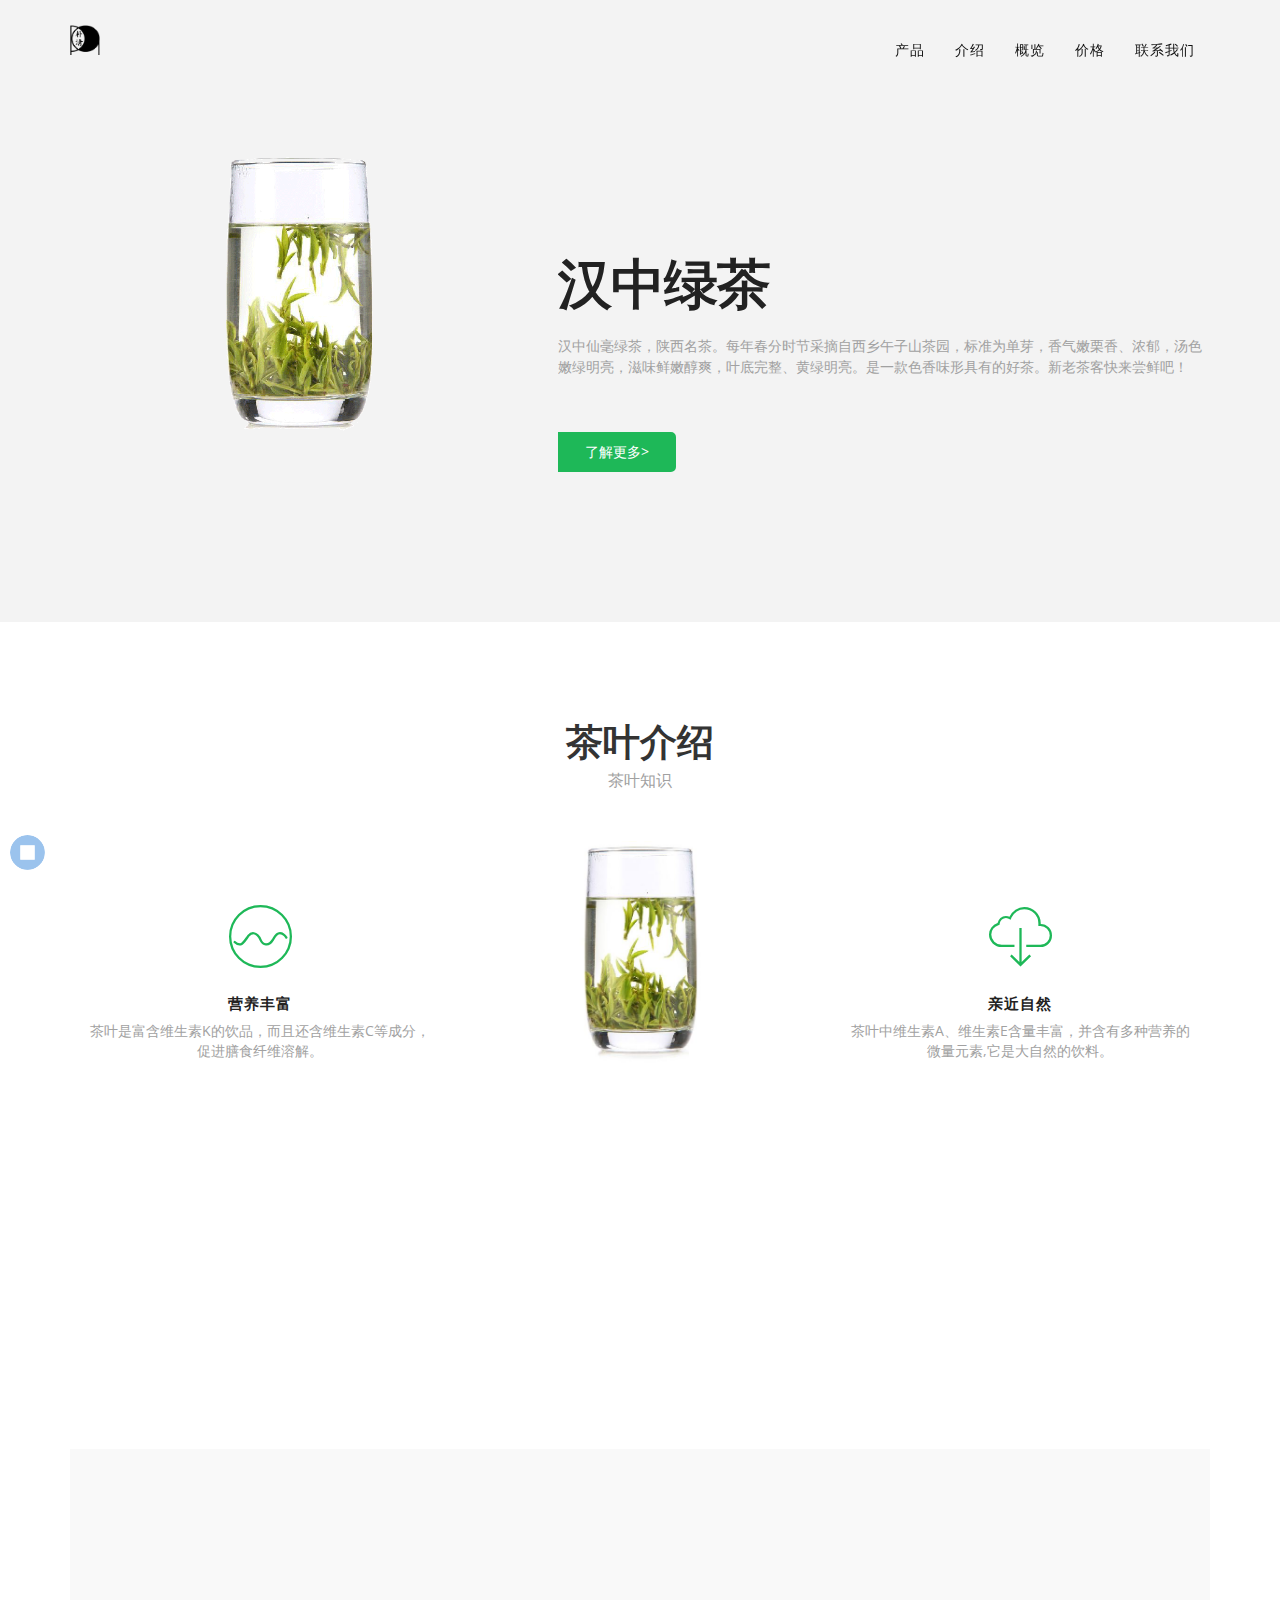
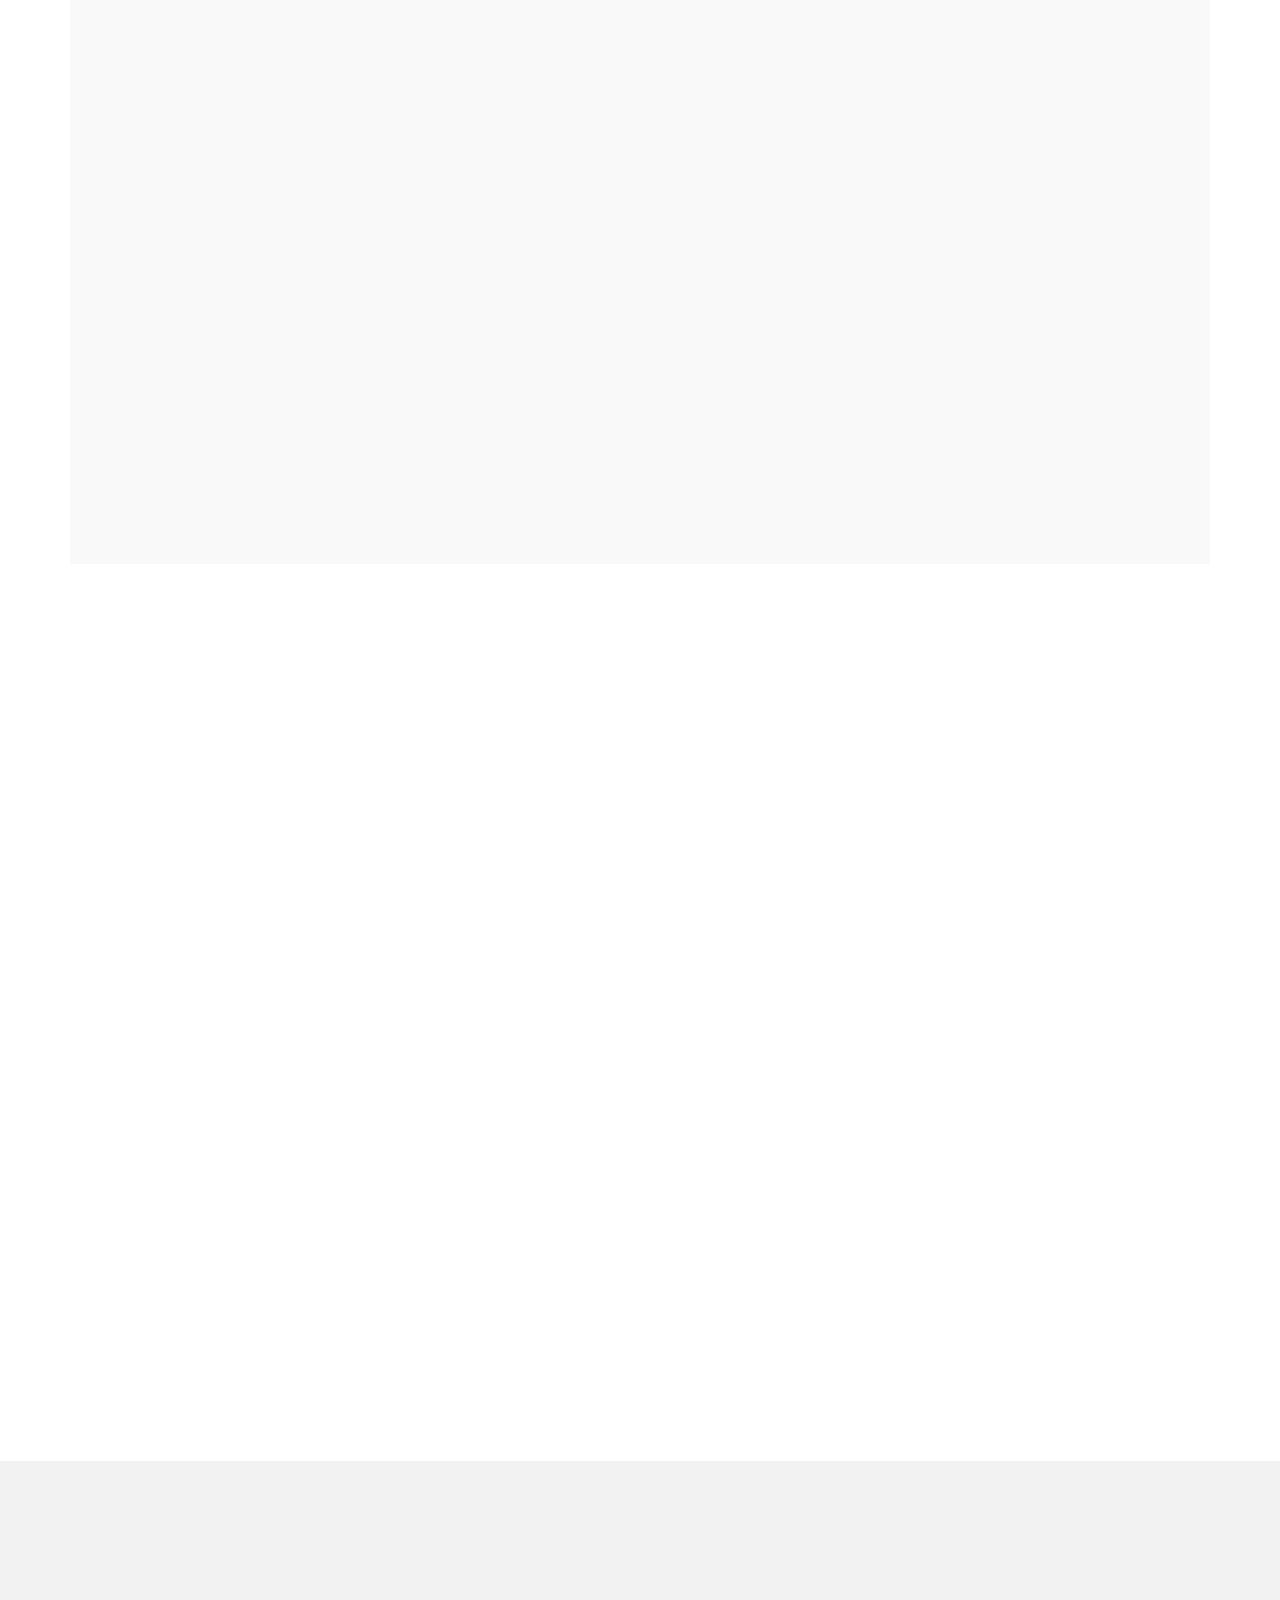
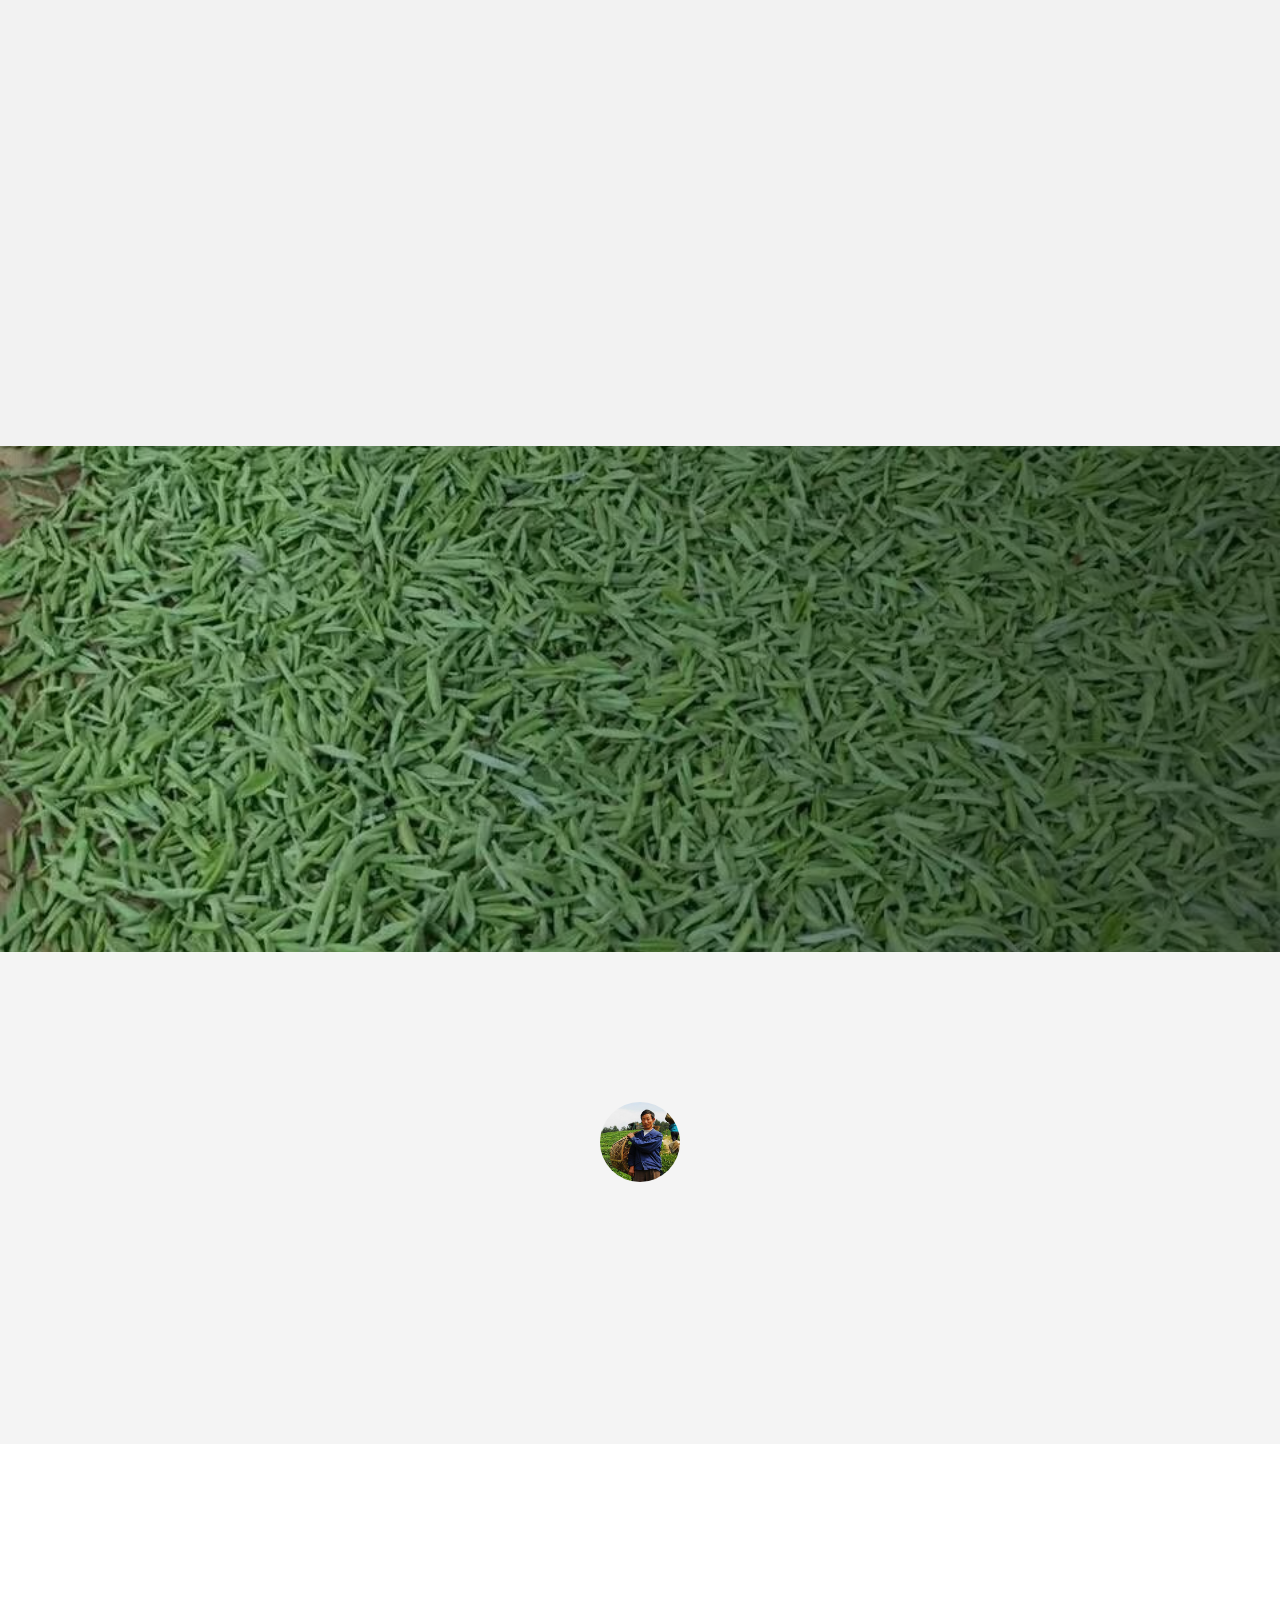
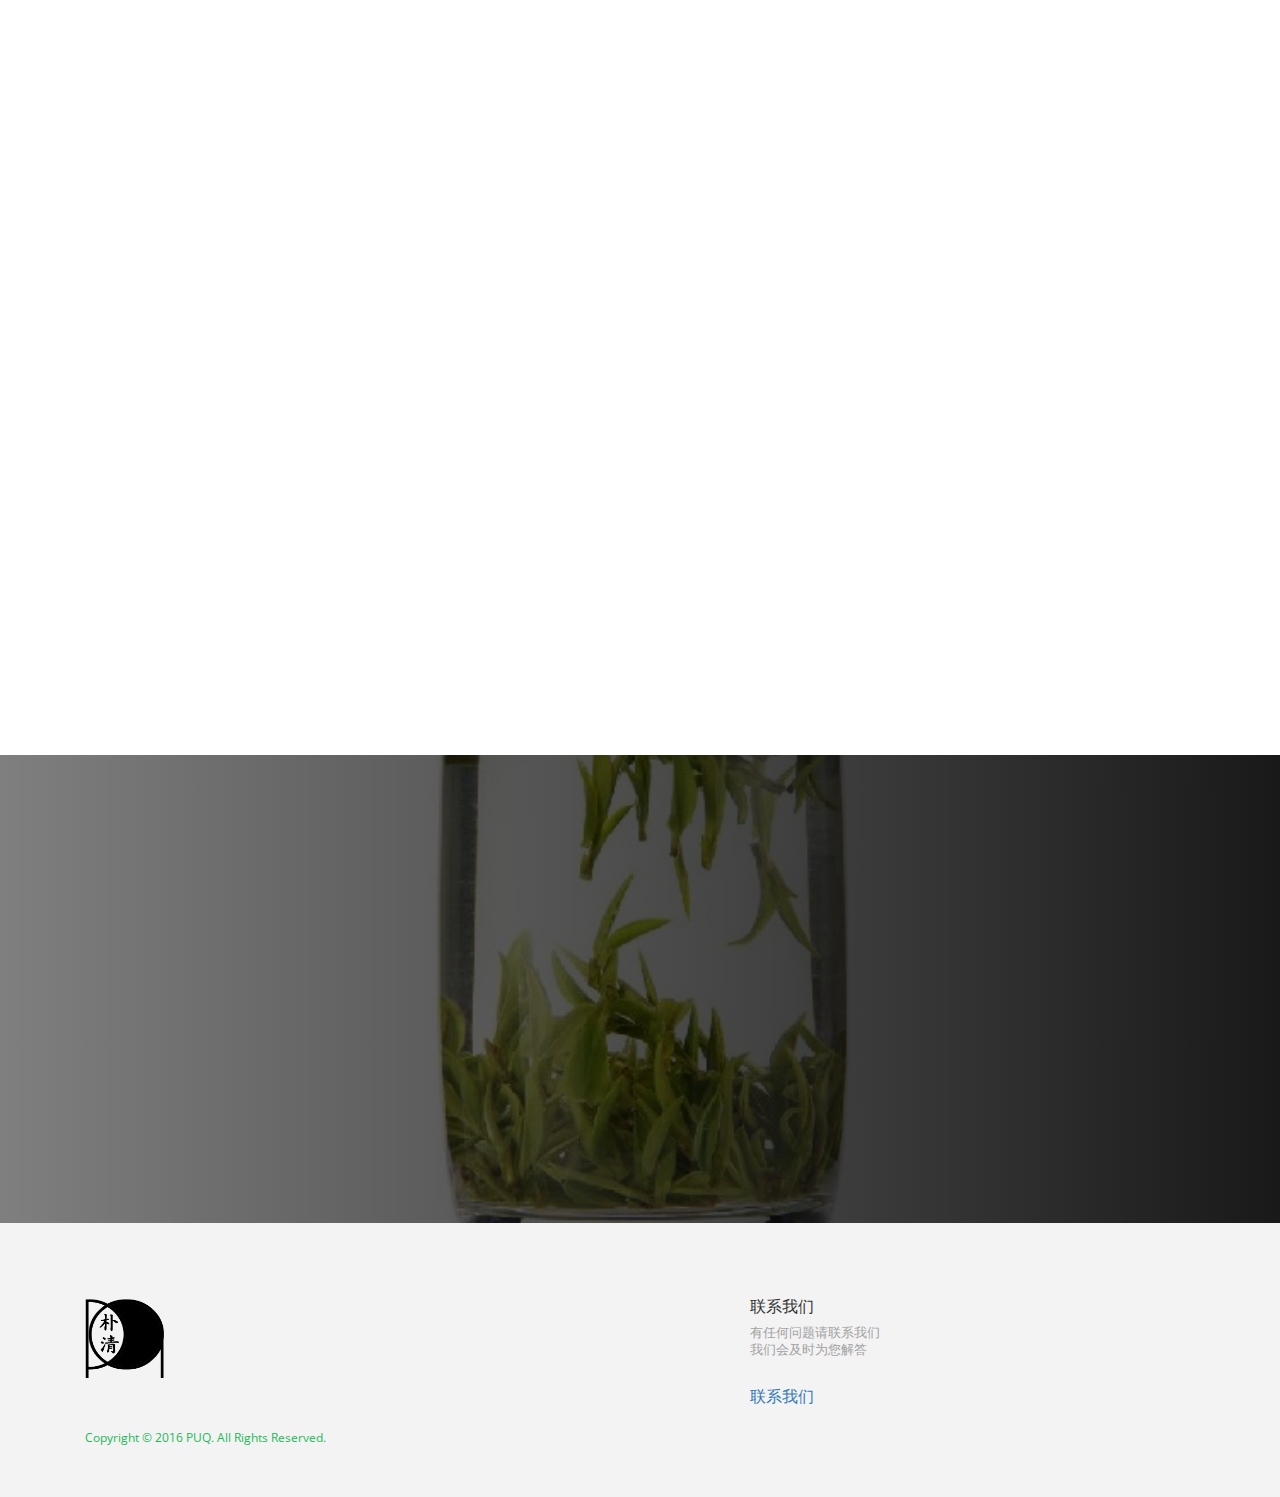
<file: index.html>
<!DOCTYPE html>
<html lang="en">
<head>
<meta charset="utf-8">
<title>朴清茶叶</title>
<link rel="icon" href="images/favicon.png" type="image/png" sizes="16x16">
<meta name="viewport" content="width=device-width, initial-scale=1">
<meta name="description" content="iLand Multipurpose Landing Page Template">
<meta name="keywords" content="iLand HTML Template, iLand Landing Page, Landing Page Template">
<link href="css/bootstrap.min.css" rel="stylesheet" type="text/css" media="all" />
<link href="https://fonts.googleapis.com/css?family=Open%20Sans:300,400,500,600,700" rel="stylesheet" type="text/css">
<link rel="stylesheet" href="css/animate.css">
<!-- Resource style -->
<link rel="stylesheet" href="css/owl.carousel.css">
<link rel="stylesheet" href="css/owl.theme.css">
<link rel="stylesheet" href="css/ionicons.min.css">
<!-- Resource style -->
<link href="css/style.css" rel="stylesheet" type="text/css" media="all" />
</head>
<body>
<div class="wrapper">
  <div class="container">
    <nav class="navbar navbar-default navbar-fixed-top">
      <div class="container"> 
        <!-- Brand and toggle get grouped for better mobile display -->
        <div class="navbar-header page-scroll">
          <button type="button" class="navbar-toggle" data-toggle="collapse" data-target="#bs-example-navbar-collapse-1" aria-expanded="false"> <span class="sr-only">Toggle navigation</span> <span class="icon-bar"></span> <span class="icon-bar"></span> <span class="icon-bar"></span> </button>
          <a class="navbar-brand page-scroll" href="#main"><img src="images/puq.gif" width="30" height="30" alt="iLand" /></a> 
		  <audio id="audioBgm"  autoplay="autoplay" loop="loop" class="navbar-audio page-scroll">

  <source src="audio/forest.mp3" type="audio/mpeg" />
Your browser does not support the audio element.
</audio>
<!--
<input id="playBt" type="image" src="images/stop.png" width=40px hight=40px onclick="playFt()"></input>
-->
		  </div>
        <!-- Collect the nav links, forms, and other content for toggling -->
        <div class="collapse navbar-collapse navbar-right" id="bs-example-navbar-collapse-1">
          <ul class="nav navbar-nav">
            <li><a class="page-scroll" href="#main">产品</a></li>
            <li><a class="page-scroll" href="#features">介绍</a></li>
            <li><a class="page-scroll" href="#review-section">概览</a></li>
            <li><a class="page-scroll" href="#pricing">价格</a></li>
            <li><a class="page-scroll" href="#contact">联系我们</a></li>
          </ul>
        </div>
      </div>
    </nav>
    <!-- /.navbar-collapse --> 
  </div>
  <!-- /.container-fluid -->
  
  <div class="main app form" id="main"><!-- Main Section-->
    <div class="hero-section">
      <div class="container nopadding">
        <div class="col-md-5"> <img class="img-responsive wow fadeInUp" data-wow-delay="0.1s" src="images/毛尖1.gif" alt="App" /> </div>
        <div class="col-md-7">
          <div class="hero-content">
            <h1 class="wow fadeInUp" data-wow-delay="0.1s">汉中绿茶</h1>
            <p class="wow fadeInUp" data-wow-delay="0.2s"> 汉中仙毫绿茶，陕西名茶。每年春分时节采摘自西乡午子山茶园，标准为单芽，香气嫩栗香、浓郁，汤色嫩绿明亮，滋味鲜嫩醇爽，叶底完整、黄绿明亮。是一款色香味形具有的好茶。新老茶客快来尝鲜吧！ </p>
            <div class="sub-form wow fadeInUp" data-wow-delay="0.3s">
              <form class="subscribe-form wow zoomIn" action="php/subscribe.php" method="post" name="subscribeform" id="subscribeform">
              <!--input class="mail" type="email" name="email" placeholder="Join the wait list" autocomplete="off" id="subemail"-->
              <input class="submit-button" type="submit" value="了解更多>" name="send" id="subsubmit" onclick="window.open('https://weidian.com/?userid=428236687')">
            </form>
              <!-- subscribe message -->
        <div id="mesaj"></div>
        <!-- subscribe message --> 
            </div>
          </div>
        </div>
      </div>
    </div>
    
    <!-- Client Section -->
	<!--
    <div class="client-section">
      <div class="container text-center">
        <div class="clients owl-carousel owl-theme">
		
          <div class="single"> <img src="images/client1.png" alt="Image" /> </div>
          <div class="single"> <img src="images/client2.png" alt="Image" /> </div>
          <div class="single"> <img src="images/client3.png" alt="Image" /> </div>
          <div class="single"> <img src="images/client1.png" alt="Image" /> </div>
          <div class="single"> <img src="images/client2.png" alt="Image" /> </div>
          <div class="single"> <img src="images/client3.png" alt="Image" /> </div>
		  
        </div>
      </div>
    </div>
	-->
    <div class="app-features text-center" id="features">
	
      <div class="container">
        <h1 class="wow fadeInDown" data-wow-delay="0.1s">茶叶介绍</h1>
        <p class="wow fadeInDown" data-wow-delay="0.2s"> 茶叶知识 </p>
        <div class="col-md-4 features-left">
          <div class="col-md-12 wow fadeInDown" data-wow-delay="0.2s">
            <div class="icon"> <i class="ion-ios-analytics-outline"></i> </div>
            <div class="feature-single">
              <h1>营养丰富</h1>
              <p> 茶叶是富含维生素K的饮品，而且还含维生素C等成分，促进膳食纤维溶解。 </p>
            </div>
          </div>
          <div class="col-md-12 wow fadeInDown" data-wow-delay="0.3s">
            <div class="icon"> <i class="ion-ios-briefcase-outline"></i> </div>
            <div class="feature-single">
              <h1>缓解压力</h1>
              <p> 茶叶中含有氟、茶多酚等成分，饮茶能清新口气还能缓解长时间电脑工作带来的不适。</p>
            </div>
          </div>
          <div class="col-md-12 wow fadeInDown" data-wow-delay="0.4s" style="display:none">
            <div class="icon"> <i class="ion-ios-chatboxes-outline"></i> </div>
            <div class="feature-single">
              <h1>Lorem Ipsum1</h1>
              <p> Some lorem contetnt to fill the gap and make it look clean and organized. </p>
            </div>
          </div>
        </div>
        <div class="col-md-4 wow fadeInDown" data-wow-delay="0.5s"> <img class="img-responsive" src="images/毛尖1.jpg" alt="App" /> </div>
        <div class="col-md-4 features-left">
          <div class="col-md-12 wow fadeInDown" data-wow-delay="0.6s">
            <div class="icon"> <i class="ion-ios-cloud-download-outline"></i> </div>
            <div class="feature-single">
              <h1>亲近自然</h1>
              <p> 茶叶中维生素A、维生素E含量丰富，并含有多种营养的微量元素,它是大自然的饮料。 </p>
            </div>
          </div>
          <div class="col-md-12 wow fadeInDown" data-wow-delay="0.7s">
            <div class="icon"> <i class="ion-ios-copy-outline"></i> </div>
            <div class="feature-single">
              <h1>有益健康</h1>
              <p> 电脑前坐久了，累了，眼睛不舒服，喝点茶就会好很多，因为茶叶里面含有丰富的茶多酚、维生素等营养物质,所以常喝茶叶对身体有好处的哦。 </p>
            </div>
          </div>
          <div class="col-md-12 wow fadeInDown" data-wow-delay="0.8s" style="display:none">
            <div class="icon"> <i class="ion-ios-game-controller-b-outline"></i> </div>
            <div class="feature-single">
              <h1>Lorem Ipsum</h1>
              <p> Some lorem contetnt to fill the gap and make it look clean and organized. </p>
            </div>
          </div>
        </div>
      </div>
    </div>
	<div class="container">
    <div class="split-features">
      <div class="col-md-6 nopadding">
        <div class="split-image"> <img class="img-responsive wow fadeIn" src="images/北纬.jpg" alt="Image" /> </div>
      </div>
      <div class="col-md-6 nopadding">
        <div class="split-content">
          <h1 class="wow fadeInUp">如何泡一杯色香味形俱佳的汉中仙毫茶？</h1>
          <p class="wow fadeInUp"> </p>
          <ul class="wow fadeInUp">
            <li>【备具】 准备一个干净透明的玻璃杯<br class="hidden-xs">
【投茶】 建议采用上投法,投入3g--4g茶叶</li>
            <li>【水温】 由于茶叶采摘较嫩，建议水温80℃—90℃<br class="hidden-xs">
【摇香】 注水至杯1/3处，轻摇茶汤以唤醒茶叶内质，芽叶舒展散香</li>
            <li>【注水】 继续注水至七八分满
</li>
            <li>【品饮】 每次品饮剩1/3茶汤时蓄水，确保每泡浓淡均匀、口感鲜美，以三泡为佳 </li>
          </ul>
        </div>
      </div>
    </div>

    
    
     <div class="split-features2">
      <div class="container">
      <div class="col-md-6 nopadding">
        <div class="split-content ">
          <h1 class="wow fadeInUp">喝绿茶有什么好处？</h1>
          <p class="wow fadeInUp"> 喝茶不是奢侈消费，喝茶是生活必需，是一种生活态度，品茶的同时也是品味人生。</p>
          <ul class="wow fadeInUp">
            <li>绿茶在加工中未发酵，使之较多的保留了鲜叶内的天然成分，</li>
            <li>较其他茶类，绿茶中的茶多酚、咖啡碱保留了鲜叶的85%以上，</li>
            <li>叶绿素50%左右，维生素类、矿物质等营养物质损失也较少，
</li>
            <li>所以说绿茶的营养成分最丰富。</li>
          </ul>
        </div>
      </div>
      <div class="col-md-6 nopadding">
        <div class="split-image"> <img class="img-responsive wow fadeIn" src="images/茶汤.jpg" alt="Image" /> </div>
      </div>
	  </div>
    </div>
    </div>
    
    
    <div class="pitch text-center">
      <div class="container">
        <div class="pitch-intro">
          <h1 class="wow fadeInDown" data-wow-delay="0.2s">来自大自然的精灵</h1>
          <p class="wow fadeInDown" data-wow-delay="0.2s"> 手工采摘，精心炒制</p>
        </div>
        <div class="col-md-12">
          <div class="col-md-4 wow fadeInDown" data-wow-delay="0.2s">
            <div class="pitch-icon"> <i class="ion-ios-checkmark-outline"></i> </div>
            <div class="pitch-content">
              <h1>手工采摘</h1>
              <p> 农民伯伯一片一片采摘 </p>
            </div>
          </div>
          <div class="col-md-4 wow fadeInDown" data-wow-delay="0.2s">
            <div class="pitch-icon"> <i class="ion-ios-mic-outline"></i> </div>
            <div class="pitch-content">
              <h1>精心炒制</h1>
              <p> 用心炒制，有温度的茶叶 </p>
            </div>
          </div>
          <div class="col-md-4 wow fadeInDown" data-wow-delay="0.2s">
            <div class="pitch-icon"> <i class="ion-ios-folder-outline"></i> </div>
            <div class="pitch-content">
              <h1>来自生活</h1>
              <p> 农民伯伯日常饮品，最接近生活的味道 </p>
            </div>
          </div>
        </div>
      </div>
    </div>
    <div class="feature-sub">
      <div class="container">
        <div class="sub-inner">
          <h1 class="wow fadeInUp">泡一杯绿茶，品一杯自然</h1>
          <a onclick="window.open('https://weidian.com/?userid=428236687')" class="btn btn-action wow fadeInUp">了解更多></a> </div>
      </div>
    </div>
    <div id="review-section" class="review-section">
      <div class="container">
        <div class="col-md-10 col-md-offset-1">
          <div class="reviews owl-carousel owl-theme">
            <div class="review-single"><img class="img-circle" src="images/customer1.png" alt="Client Testimonoal" />
              <div class="review-text wow fadeInUp" data-wow-delay="0.2s">
                <p>每天早晨去采茶，茶叶是辛勤劳动的成果</p>
                <h3>李大叔</h3>
                <h3>茶农</h3>
              </div>
            </div>
            <div class="review-single"><img class="img-circle" src="images/customer2.png" alt="Client Testimonoal" />
              <div class="review-text">
                <p>我们每天都喝茶，喝茶是我们生活的一部分</p>
                <h3>刘阿姨</h3>
                <h3>茶农</h3>
              </div>
            </div>
           
            <div class="review-single"><img class="img-circle" src="images/customer4.png" alt="Client Testimonoal" />
              <div class="review-text">
                <p>我们的茶是最接地气的茶</p>
                <h3>刘大叔</h3>
                <h3>茶农</h3>
              </div>
            </div>
           
          </div>
        </div>
      </div>
    </div>
    <div id="pricing" class="pricing-section text-center">
      <div class="container">
        <div class="col-md-12 col-sm-12 nopadding">
          <div class="pricing-intro">
            <h1 class="wow fadeInUp" data-wow-delay="0s">我们的价格</h1>
            <p class="wow fadeInUp" data-wow-delay="0.2s">接地气的茶叶，接地气的价格</p>
          </div>
          <div class="col-sm-4">
            <div class="table-left wow fadeInUp" data-wow-delay="0.4s">
              <div class="icon"> <i class="ion-ios-paperplane-outline"></i> </div>
              <div class="pricing-details">
                <h2>汉中炒青</h2>
                <span>50元/250g</span>
                <ul>
                  <li>清爽的口感</li>
                  <li>日常饮用</li>
                  <li>来自生活</li>
                 
                </ul>
                <button class="btn btn-primary btn-action btn-fill" onclick="window.open('https://weidian.com/item.html?itemID=2103423047')">立即购买></button>
              </div>
            </div>
          </div>
          <div class="col-sm-4">
            <div class="table-right table-center wow fadeInUp" data-wow-delay="0.6s">
              <div class="icon"> <i class="ion-ios-analytics-outline"></i> </div>
              <div class="pricing-details">
                <h2>汉中仙毫</h2>
                <span>130元/100g</span>
              
                <ul>
                  <li>鲜爽回甘</li>
                  <li>馈赠佳品</li>
                  <li>日常饮用</li>
                  
                </ul>
                <button class="btn btn-primary btn-action btn-fill" onclick="window.open('https://weidian.com/item.html?itemID=2094929560')">立即购买></button>
              </div>
            </div>
          </div>
          <div class="col-sm-4">
            <div class="table-right wow fadeInUp" data-wow-delay="0.6s">
              <div class="icon"> <i class="ion-ios-color-wand-outline"></i> </div>
              <div class="pricing-details">
                <h2>秦巴毛尖</h2>
                <span>70元/100g</span>
                <ul>
                  <li>醇厚绵长</li>
                  <li>馈赠佳品</li>
                  <li>日常饮用</li>
                  
                </ul>
                <button class="btn btn-primary btn-action btn-fill" onclick="window.open('https://weidian.com/item.html?itemID=2103436702')">立即购买></button>
              </div>
            </div>
          </div>
        </div>
      </div>
    </div>
    
    <!-- Subscribe Form -->
    <div class="cta-sub no-color">
      <div class="container">
        <div class="cta-inner">
          <h1 class="wow fadeInUp" data-wow-delay="0s">一抔自然，一杯绿茶</h1>
          <p class="wow fadeInUp" data-wow-delay="0.2s">前往微店获取更多信息吧 </p>
          <div class="form wow fadeInUp" data-wow-delay="0.3s">
          
			<button class="btn btn-primary btn-action btn-fill" onclick="window.open('https://weidian.com/item.html?itemID=2103436702')">朴清></button>
              <!-- subscribe message -->
        <div id="mesaj"></div>
        <!-- subscribe message --> 
          </div>
        </div>
      </div>
    </div>
    
    <!-- Footer Section -->
    <div class="footer" id="contact">
      <div class="container">
        <div class="col-md-7"> <img src="images/puq.gif" width="80" height="80" alt="Image" />
          <p> </p>
          <div class="footer-text">
            <p> Copyright © 2016 PUQ. All Rights Reserved. </p>
          </div>
        </div>
        <div class="col-md-5">
            <h1>联系我们</h1>
            <p> 有任何问题请联系我们<br class="hidden-xs">
              我们会及时为您解答 </p>
            <a href="mailto:holboellia@foxmail.com">联系我们</a> </div>
        </div>
      </div>
    </div>
    
    <!-- Scroll To Top --> 
    
    <a id="back-top" class="back-to-top page-scroll" href="#main"> <i class="ion-ios-arrow-thin-up"></i> </a> 
	<input id="playBt" class="play-button page-scroll" type="image" border=0px src="images/stop.png" width=40px hight=40px onclick="playFt()"></input>
    
    <!-- Scroll To Top Ends--> 
    
  </div>
  <!-- Main Section --> 
</div>
<!-- Wrapper--> 

<!-- Jquery and Js Plugins --> 
<script type="text/javascript" src="js/jquery-2.1.1.js"></script> 
<script type="text/javascript" src="js/bootstrap.min.js"></script>

<script type="text/javascript" src="js/plugins.js"></script> 
<script type="text/javascript" src="js/menu.js"></script> 
<script type="text/javascript" src="js/custom.js"></script>
<script src="js/jquery.subscribe.js"></script> 

<script type="text/javascript" >
myVid=document.getElementById("bgm");
myVid.volume=0.06;

function playFt(){
var audio=document.getElementById("audioBgm");
var playBt=document.getElementById("playBt");
if(playBt.value=="播放"){
audio.play();
audio.loop=true;
playBt.value="暂停";
playBt.src="images/stop.png";

}
else{
audio.pause();
playBt.value="播放";
playBt.src="images/play.png";
}
}
</script> 

</body>
</html>
</file>
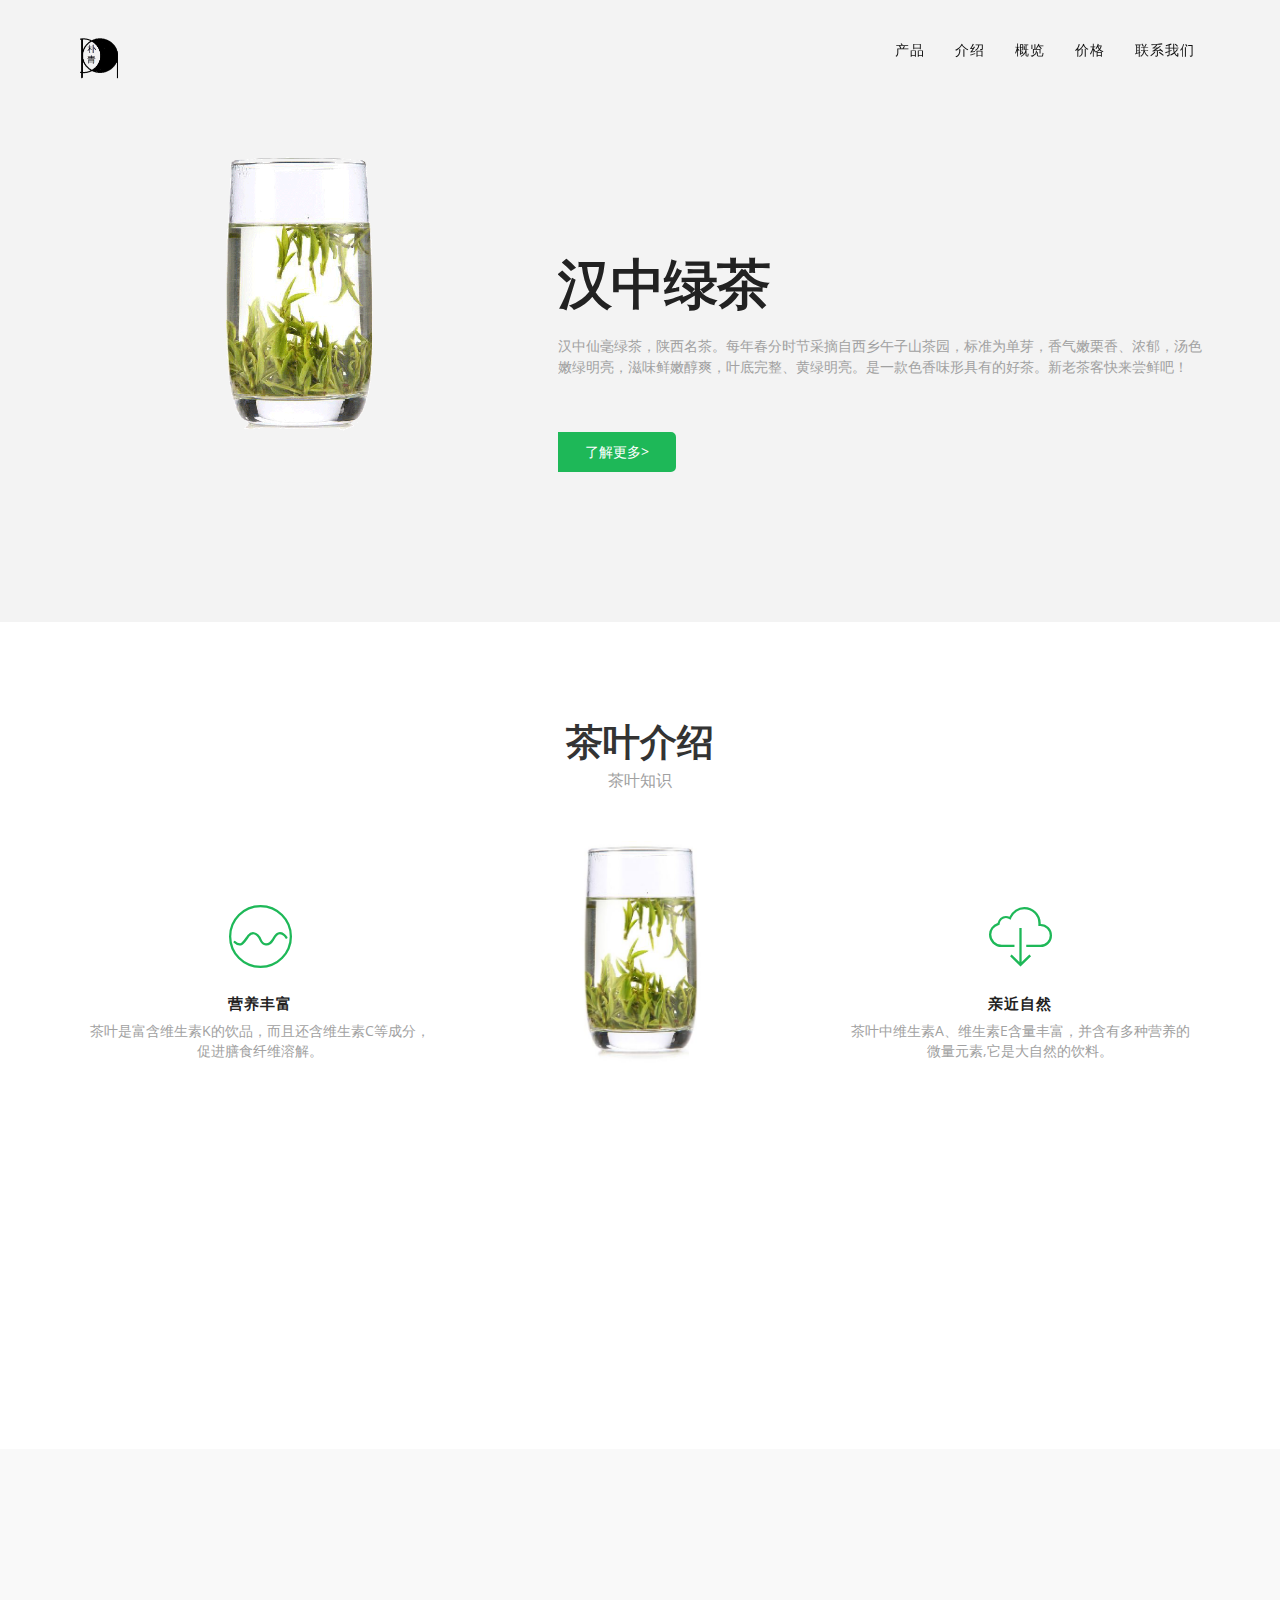
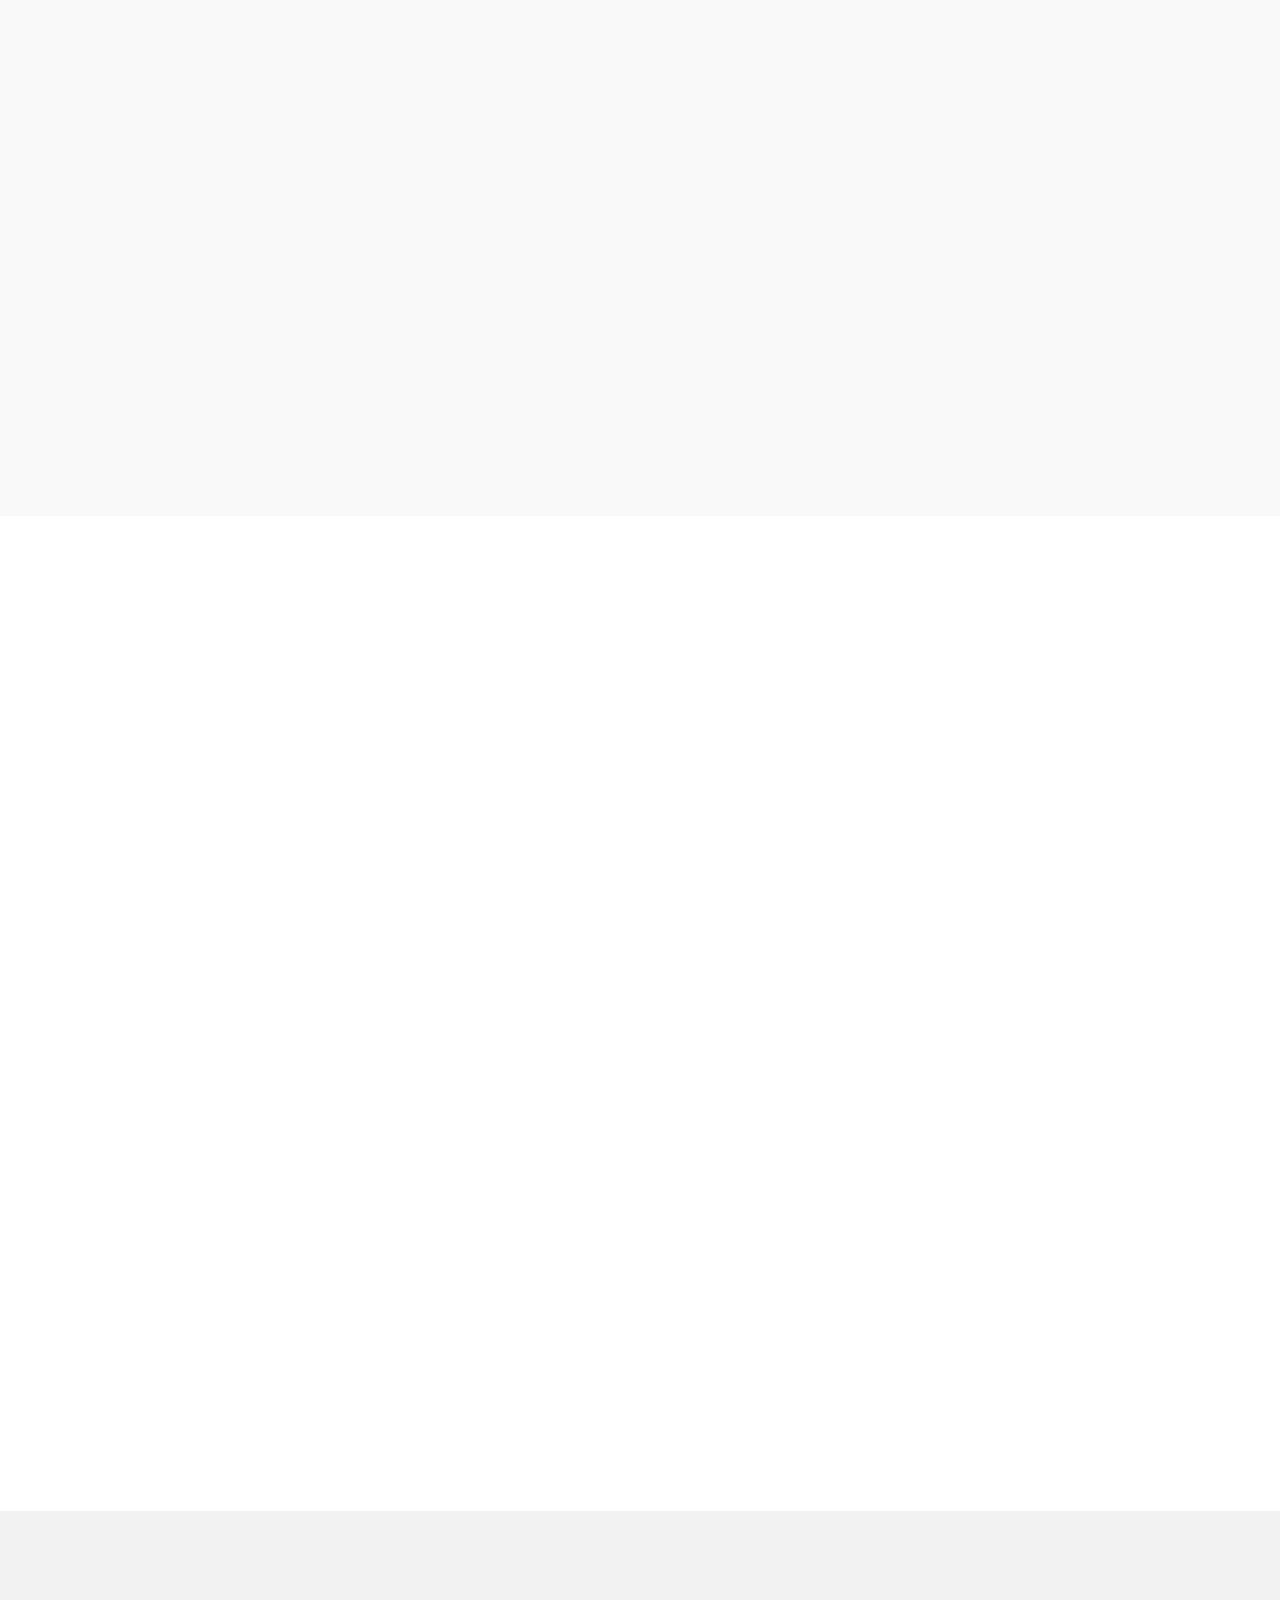
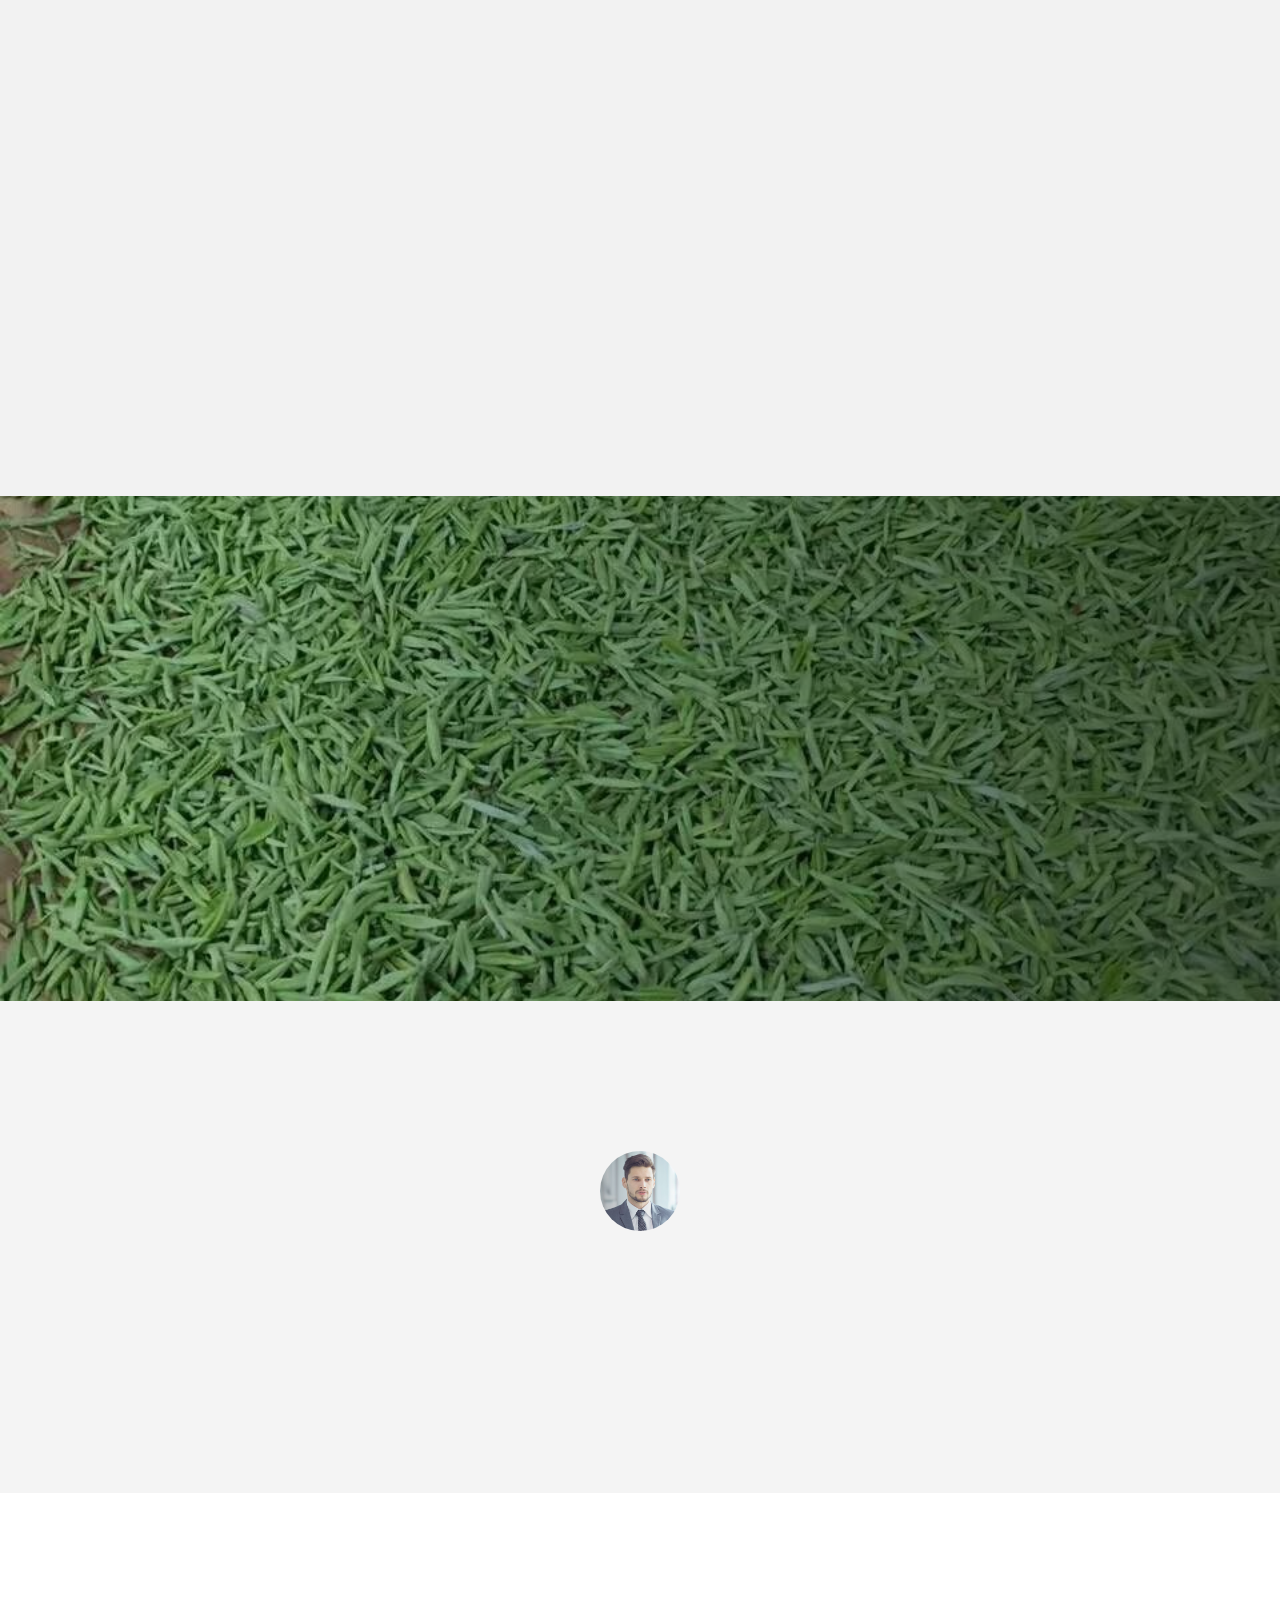
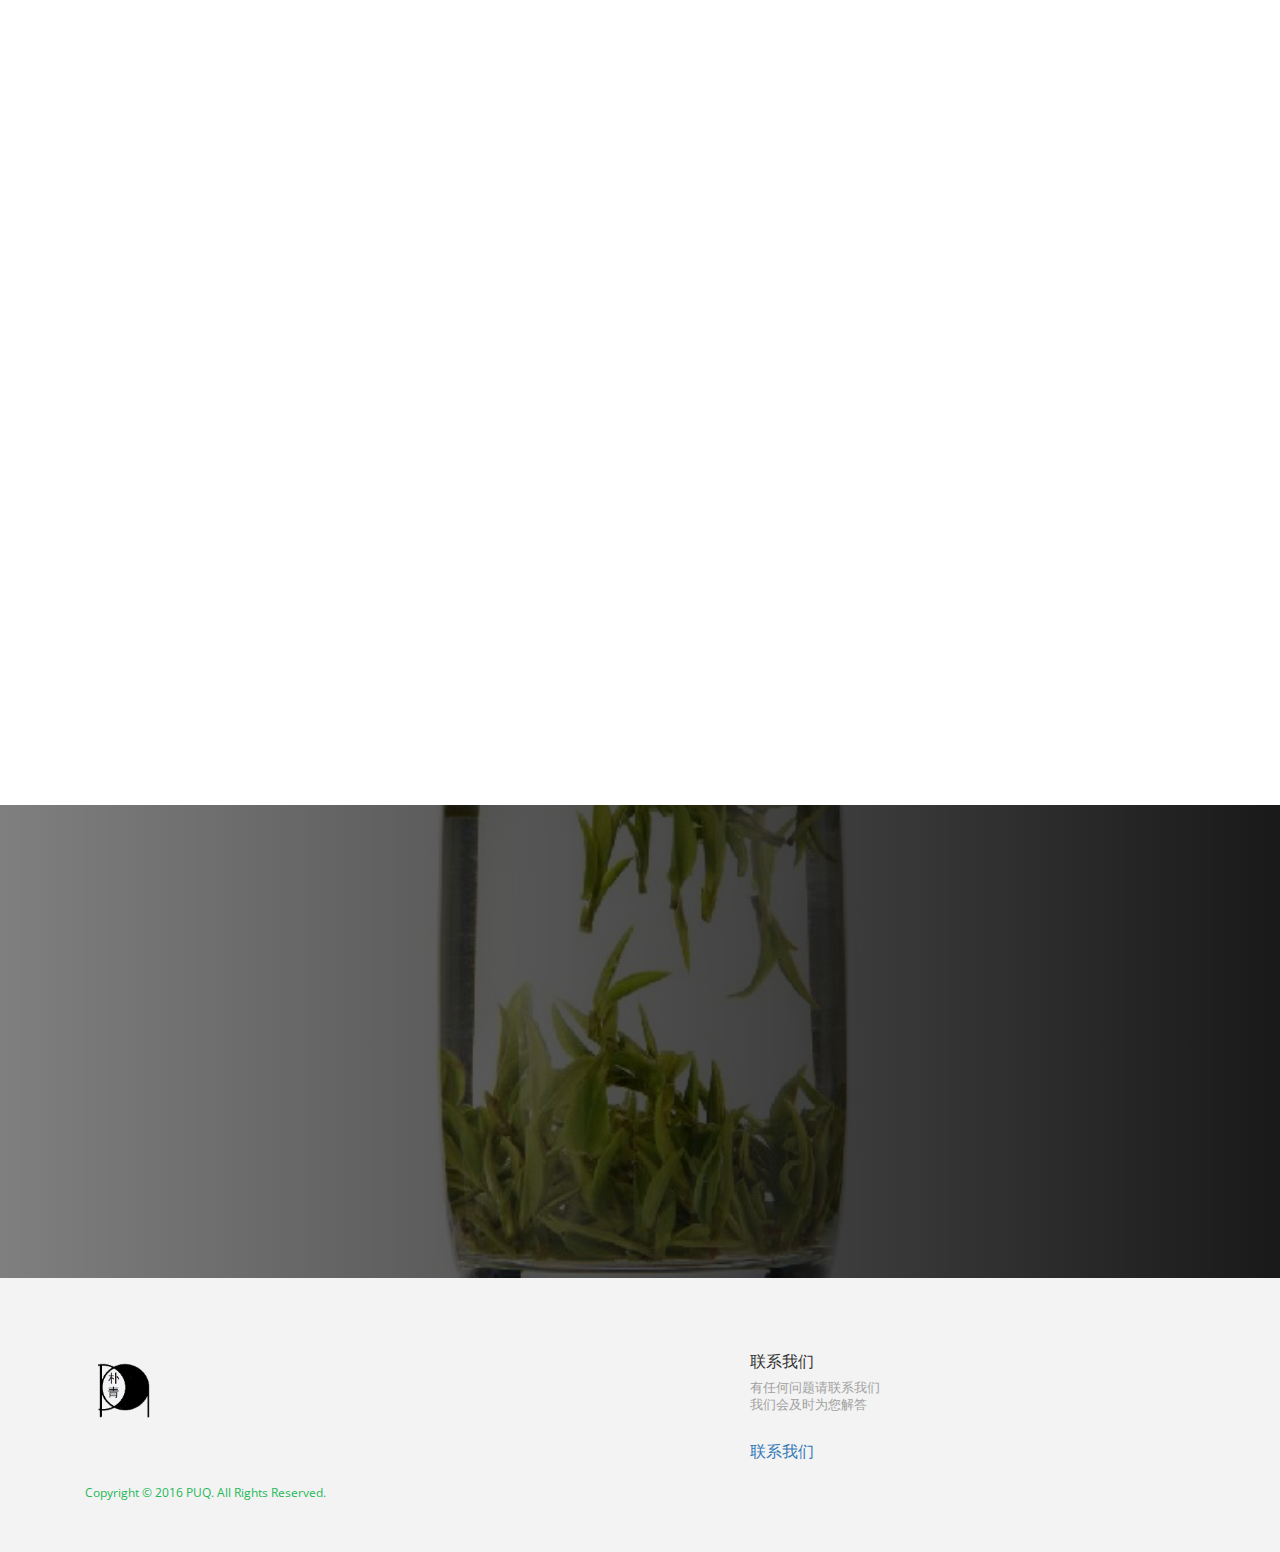
<file: puq/index.html>
<!DOCTYPE html>
<html lang="en">
<head>
<meta charset="utf-8">
<title>朴清茶叶</title>
<link rel="icon" href="images/favicon.png" type="image/png" sizes="16x16">
<meta name="viewport" content="width=device-width, initial-scale=1">
<meta name="description" content="iLand Multipurpose Landing Page Template">
<meta name="keywords" content="iLand HTML Template, iLand Landing Page, Landing Page Template">
<link href="css/bootstrap.min.css" rel="stylesheet" type="text/css" media="all" />
<link href="https://fonts.googleapis.com/css?family=Open%20Sans:300,400,500,600,700" rel="stylesheet" type="text/css">
<link rel="stylesheet" href="css/animate.css">
<!-- Resource style -->
<link rel="stylesheet" href="css/owl.carousel.css">
<link rel="stylesheet" href="css/owl.theme.css">
<link rel="stylesheet" href="css/ionicons.min.css">
<!-- Resource style -->
<link href="css/style.css" rel="stylesheet" type="text/css" media="all" />
</head>
<body>
<div class="wrapper">
  <div class="container">
    <nav class="navbar navbar-default navbar-fixed-top">
      <div class="container"> 
        <!-- Brand and toggle get grouped for better mobile display -->
        <div class="navbar-header page-scroll">
          <button type="button" class="navbar-toggle" data-toggle="collapse" data-target="#bs-example-navbar-collapse-1" aria-expanded="false"> <span class="sr-only">Toggle navigation</span> <span class="icon-bar"></span> <span class="icon-bar"></span> <span class="icon-bar"></span> </button>
          <a class="navbar-brand page-scroll" href="#main"><img src="images/PUQ.gif" width="60" height="60" alt="iLand" /></a> </div>
        <!-- Collect the nav links, forms, and other content for toggling -->
        <div class="collapse navbar-collapse navbar-right" id="bs-example-navbar-collapse-1">
          <ul class="nav navbar-nav">
            <li><a class="page-scroll" href="#main">产品</a></li>
            <li><a class="page-scroll" href="#features">介绍</a></li>
            <li><a class="page-scroll" href="#review-section">概览</a></li>
            <li><a class="page-scroll" href="#pricing">价格</a></li>
            <li><a class="page-scroll" href="#contact">联系我们</a></li>
          </ul>
        </div>
      </div>
    </nav>
    <!-- /.navbar-collapse --> 
  </div>
  <!-- /.container-fluid -->
  
  <div class="main app form" id="main"><!-- Main Section-->
    <div class="hero-section">
      <div class="container nopadding">
        <div class="col-md-5"> <img class="img-responsive wow fadeInUp" data-wow-delay="0.1s" src="images/毛尖1.gif" alt="App" /> </div>
        <div class="col-md-7">
          <div class="hero-content">
            <h1 class="wow fadeInUp" data-wow-delay="0.1s">汉中绿茶</h1>
            <p class="wow fadeInUp" data-wow-delay="0.2s"> 汉中仙毫绿茶，陕西名茶。每年春分时节采摘自西乡午子山茶园，标准为单芽，香气嫩栗香、浓郁，汤色嫩绿明亮，滋味鲜嫩醇爽，叶底完整、黄绿明亮。是一款色香味形具有的好茶。新老茶客快来尝鲜吧！ </p>
            <div class="sub-form wow fadeInUp" data-wow-delay="0.3s">
              <form class="subscribe-form wow zoomIn" action="php/subscribe.php" method="post" name="subscribeform" id="subscribeform">
              <!--input class="mail" type="email" name="email" placeholder="Join the wait list" autocomplete="off" id="subemail"-->
              <input class="submit-button" type="submit" value="了解更多>" name="send" id="subsubmit" onclick="window.open('https://weidian.com/?userid=428236687')">
            </form>
              <!-- subscribe message -->
        <div id="mesaj"></div>
        <!-- subscribe message --> 
            </div>
          </div>
        </div>
      </div>
    </div>
    
    <!-- Client Section -->
	<!--
    <div class="client-section">
      <div class="container text-center">
        <div class="clients owl-carousel owl-theme">
		
          <div class="single"> <img src="images/client1.png" alt="Image" /> </div>
          <div class="single"> <img src="images/client2.png" alt="Image" /> </div>
          <div class="single"> <img src="images/client3.png" alt="Image" /> </div>
          <div class="single"> <img src="images/client1.png" alt="Image" /> </div>
          <div class="single"> <img src="images/client2.png" alt="Image" /> </div>
          <div class="single"> <img src="images/client3.png" alt="Image" /> </div>
		  
        </div>
      </div>
    </div>
	-->
    <div class="app-features text-center" id="features">
      <div class="container">
        <h1 class="wow fadeInDown" data-wow-delay="0.1s">茶叶介绍</h1>
        <p class="wow fadeInDown" data-wow-delay="0.2s"> 茶叶知识 </p>
        <div class="col-md-4 features-left">
          <div class="col-md-12 wow fadeInDown" data-wow-delay="0.2s">
            <div class="icon"> <i class="ion-ios-analytics-outline"></i> </div>
            <div class="feature-single">
              <h1>营养丰富</h1>
              <p> 茶叶是富含维生素K的饮品，而且还含维生素C等成分，促进膳食纤维溶解。 </p>
            </div>
          </div>
          <div class="col-md-12 wow fadeInDown" data-wow-delay="0.3s">
            <div class="icon"> <i class="ion-ios-briefcase-outline"></i> </div>
            <div class="feature-single">
              <h1>缓解压力</h1>
              <p> 茶叶中含有氟、茶多酚等成分，饮茶能清新口气还能缓解长时间电脑工作带来的不适。</p>
            </div>
          </div>
          <div class="col-md-12 wow fadeInDown" data-wow-delay="0.4s" style="display:none">
            <div class="icon"> <i class="ion-ios-chatboxes-outline"></i> </div>
            <div class="feature-single">
              <h1>Lorem Ipsum1</h1>
              <p> Some lorem contetnt to fill the gap and make it look clean and organized. </p>
            </div>
          </div>
        </div>
        <div class="col-md-4 wow fadeInDown" data-wow-delay="0.5s"> <img class="img-responsive" src="images/毛尖1.jpg" alt="App" /> </div>
        <div class="col-md-4 features-left">
          <div class="col-md-12 wow fadeInDown" data-wow-delay="0.6s">
            <div class="icon"> <i class="ion-ios-cloud-download-outline"></i> </div>
            <div class="feature-single">
              <h1>亲近自然</h1>
              <p> 茶叶中维生素A、维生素E含量丰富，并含有多种营养的微量元素,它是大自然的饮料。 </p>
            </div>
          </div>
          <div class="col-md-12 wow fadeInDown" data-wow-delay="0.7s">
            <div class="icon"> <i class="ion-ios-copy-outline"></i> </div>
            <div class="feature-single">
              <h1>有益健康</h1>
              <p> 电脑前坐久了，累了，眼睛不舒服，喝点茶就会好很多，因为茶叶里面含有丰富的茶多酚、维生素等营养物质,所以常喝茶叶对身体有好处的哦。 </p>
            </div>
          </div>
          <div class="col-md-12 wow fadeInDown" data-wow-delay="0.8s" style="display:none">
            <div class="icon"> <i class="ion-ios-game-controller-b-outline"></i> </div>
            <div class="feature-single">
              <h1>Lorem Ipsum</h1>
              <p> Some lorem contetnt to fill the gap and make it look clean and organized. </p>
            </div>
          </div>
        </div>
      </div>
    </div>
    <div class="split-features">
      <div class="col-md-6 nopadding">
        <div class="split-image"> <img class="img-responsive wow fadeIn" src="images/北纬.jpg" alt="Image" /> </div>
      </div>
      <div class="col-md-6 nopadding">
        <div class="split-content">
          <h1 class="wow fadeInUp">如何泡一杯色香味形俱佳的汉中仙毫茶？</h1>
          <p class="wow fadeInUp"> </p>
          <ul class="wow fadeInUp">
            <li>【备具】 准备一个干净透明的玻璃杯<br class="hidden-xs">
【投茶】 建议采用上投法,投入3g--4g茶叶</li>
            <li>【水温】 由于茶叶采摘较嫩，建议水温80℃—90℃<br class="hidden-xs">
【摇香】 注水至杯1/3处，轻摇茶汤以唤醒茶叶内质，芽叶舒展散香</li>
            <li>【注水】 继续注水至七八分满
</li>
            <li>【品饮】 每次品饮剩1/3茶汤时蓄水，确保每泡浓淡均匀、口感鲜美，以三泡为佳 </li>
          </ul>
        </div>
      </div>
    </div>
    <div class="copyrights">Collect from <a href="http://www.cssmoban.com/" >企业网站模板</a></div>
    
    
     <div class="split-features2">
      
      <div class="col-md-6 nopadding">
        <div class="split-content second">
          <h1 class="wow fadeInUp">喝绿茶有什么好处？</h1>
          <p class="wow fadeInUp"> 喝茶不是奢侈消费，喝茶是生活必需，是一种生活态度，品茶的同时也是品味人生。</p>
          <ul class="wow fadeInUp">
            <li>绿茶在加工中未发酵，使之较多的保留了鲜叶内的天然成分，</li>
            <li>较其他茶类，绿茶中的茶多酚、咖啡碱保留了鲜叶的85%以上，</li>
            <li>叶绿素50%左右，维生素类、矿物质等营养物质损失也较少，
</li>
            <li>所以说绿茶的营养成分最丰富。</li>
          </ul>
        </div>
      </div>
      <div class="col-md-6 nopadding">
        <div class="split-image"> <img class="img-responsive wow fadeIn" src="images/茶汤.jpg" alt="Image" /> </div>
      </div>
    </div>
    
    
    
    <div class="pitch text-center">
      <div class="container">
        <div class="pitch-intro">
          <h1 class="wow fadeInDown" data-wow-delay="0.2s">来自大自然的精灵</h1>
          <p class="wow fadeInDown" data-wow-delay="0.2s"> 手工采摘，精心炒制</p>
        </div>
        <div class="col-md-12">
          <div class="col-md-4 wow fadeInDown" data-wow-delay="0.2s">
            <div class="pitch-icon"> <i class="ion-ios-checkmark-outline"></i> </div>
            <div class="pitch-content">
              <h1>手工采摘</h1>
              <p> 农民伯伯一片一片采摘 </p>
            </div>
          </div>
          <div class="col-md-4 wow fadeInDown" data-wow-delay="0.2s">
            <div class="pitch-icon"> <i class="ion-ios-mic-outline"></i> </div>
            <div class="pitch-content">
              <h1>精心炒制</h1>
              <p> 用心炒制，有温度的茶叶 </p>
            </div>
          </div>
          <div class="col-md-4 wow fadeInDown" data-wow-delay="0.2s">
            <div class="pitch-icon"> <i class="ion-ios-folder-outline"></i> </div>
            <div class="pitch-content">
              <h1>来自生活</h1>
              <p> 农民伯伯日常饮品，最接近生活的味道 </p>
            </div>
          </div>
        </div>
      </div>
    </div>
    <div class="feature-sub">
      <div class="container">
        <div class="sub-inner">
          <h1 class="wow fadeInUp">泡一杯绿茶，品一杯自然</h1>
          <a href="#" class="btn btn-action wow fadeInUp">立即购买</a> </div>
      </div>
    </div>
    <div id="review-section" class="review-section">
      <div class="container">
        <div class="col-md-10 col-md-offset-1">
          <div class="reviews owl-carousel owl-theme">
            <div class="review-single"><img class="img-circle" src="images/customer1.png" alt="Client Testimonoal" />
              <div class="review-text wow fadeInUp" data-wow-delay="0.2s">
                <p>每天早晨去采茶，茶叶是辛勤劳动的成果</p>
                <h3>李大叔</h3>
                <h3>茶农</h3>
              </div>
            </div>
            <div class="review-single"><img class="img-circle" src="images/customer2.png" alt="Client Testimonoal" />
              <div class="review-text">
                <p>我们每天都喝茶，喝茶是我们生活的一部分</p>
                <h3>刘阿姨</h3>
                <h3>茶农</h3>
              </div>
            </div>
           
            <div class="review-single"><img class="img-circle" src="images/customer4.png" alt="Client Testimonoal" />
              <div class="review-text">
                <p>我们的茶是最接地气的茶</p>
                <h3>刘大叔</h3>
                <h3>茶农</h3>
              </div>
            </div>
           
          </div>
        </div>
      </div>
    </div>
    <div id="pricing" class="pricing-section text-center">
      <div class="container">
        <div class="col-md-12 col-sm-12 nopadding">
          <div class="pricing-intro">
            <h1 class="wow fadeInUp" data-wow-delay="0s">我们的价格</h1>
            <p class="wow fadeInUp" data-wow-delay="0.2s">接地气的茶叶，接地气的价格</p>
          </div>
          <div class="col-sm-4">
            <div class="table-left wow fadeInUp" data-wow-delay="0.4s">
              <div class="icon"> <i class="ion-ios-paperplane-outline"></i> </div>
              <div class="pricing-details">
                <h2>汉中炒青</h2>
                <span>50元/250g</span>
                <ul>
                  <li>清爽的口感</li>
                  <li>日常饮用</li>
                  <li>来自生活</li>
                 
                </ul>
                <button class="btn btn-primary btn-action btn-fill" onclick="window.open('https://weidian.com/item.html?itemID=2103423047')">立即购买></button>
              </div>
            </div>
          </div>
          <div class="col-sm-4">
            <div class="table-right table-center wow fadeInUp" data-wow-delay="0.6s">
              <div class="icon"> <i class="ion-ios-analytics-outline"></i> </div>
              <div class="pricing-details">
                <h2>汉中仙毫</h2>
                <span>130元/100g</span>
              
                <ul>
                  <li>鲜爽回甘</li>
                  <li>馈赠佳品</li>
                  <li>日常饮用</li>
                  
                </ul>
                <button class="btn btn-primary btn-action btn-fill" onclick="window.open('https://weidian.com/item.html?itemID=2094929560')">立即购买></button>
              </div>
            </div>
          </div>
          <div class="col-sm-4">
            <div class="table-right wow fadeInUp" data-wow-delay="0.6s">
              <div class="icon"> <i class="ion-ios-color-wand-outline"></i> </div>
              <div class="pricing-details">
                <h2>秦巴毛尖</h2>
                <span>70元/100g</span>
                <ul>
                  <li>醇厚绵长</li>
                  <li>馈赠佳品</li>
                  <li>日常饮用</li>
                  
                </ul>
                <button class="btn btn-primary btn-action btn-fill" onclick="window.open('https://weidian.com/item.html?itemID=2103436702')">立即购买></button>
              </div>
            </div>
          </div>
        </div>
      </div>
    </div>
    
    <!-- Subscribe Form -->
    <div class="cta-sub no-color">
      <div class="container">
        <div class="cta-inner">
          <h1 class="wow fadeInUp" data-wow-delay="0s">一抔自然，一杯绿茶</h1>
          <p class="wow fadeInUp" data-wow-delay="0.2s">前往微店获取更多信息吧 </p>
          <div class="form wow fadeInUp" data-wow-delay="0.3s">
            <form class="subscribe-form center-form wow zoomIn" method="post" name="subscribeform" id="subscribeform">
              <input class="submit-button" type="submit" value="朴清>" name="send" id="subsubmit"  onclick="window.open('https://weidian.com/?userid=428236687')">
            </form>
			
              <!-- subscribe message -->
        <div id="mesaj"></div>
        <!-- subscribe message --> 
          </div>
        </div>
      </div>
    </div>
    
    <!-- Footer Section -->
    <div class="footer" id="contact">
      <div class="container">
        <div class="col-md-7"> <img src="images/PUQ.gif" width="80" height="80" alt="Image" />
          <p> </p>
          <div class="footer-text">
            <p> Copyright © 2016 PUQ. All Rights Reserved. </p>
          </div>
        </div>
        <div class="col-md-5">
            <h1>联系我们</h1>
            <p> 有任何问题请联系我们<br class="hidden-xs">
              我们会及时为您解答 </p>
            <a href="mailto:holboellia@foxmail.com">联系我们</a> </div>
        </div>
      </div>
    </div>
    
    <!-- Scroll To Top --> 
    
    <a id="back-top" class="back-to-top page-scroll" href="#main"> <i class="ion-ios-arrow-thin-up"></i> </a> 
    
    <!-- Scroll To Top Ends--> 
    
  </div>
  <!-- Main Section --> 
</div>
<!-- Wrapper--> 

<!-- Jquery and Js Plugins --> 
<script type="text/javascript" src="js/jquery-2.1.1.js"></script> 
<script type="text/javascript" src="js/bootstrap.min.js"></script>

<script type="text/javascript" src="js/plugins.js"></script> 
<script type="text/javascript" src="js/menu.js"></script> 
<script type="text/javascript" src="js/custom.js"></script>
<script src="js/jquery.subscribe.js"></script> 
</body>
</html>
</file>
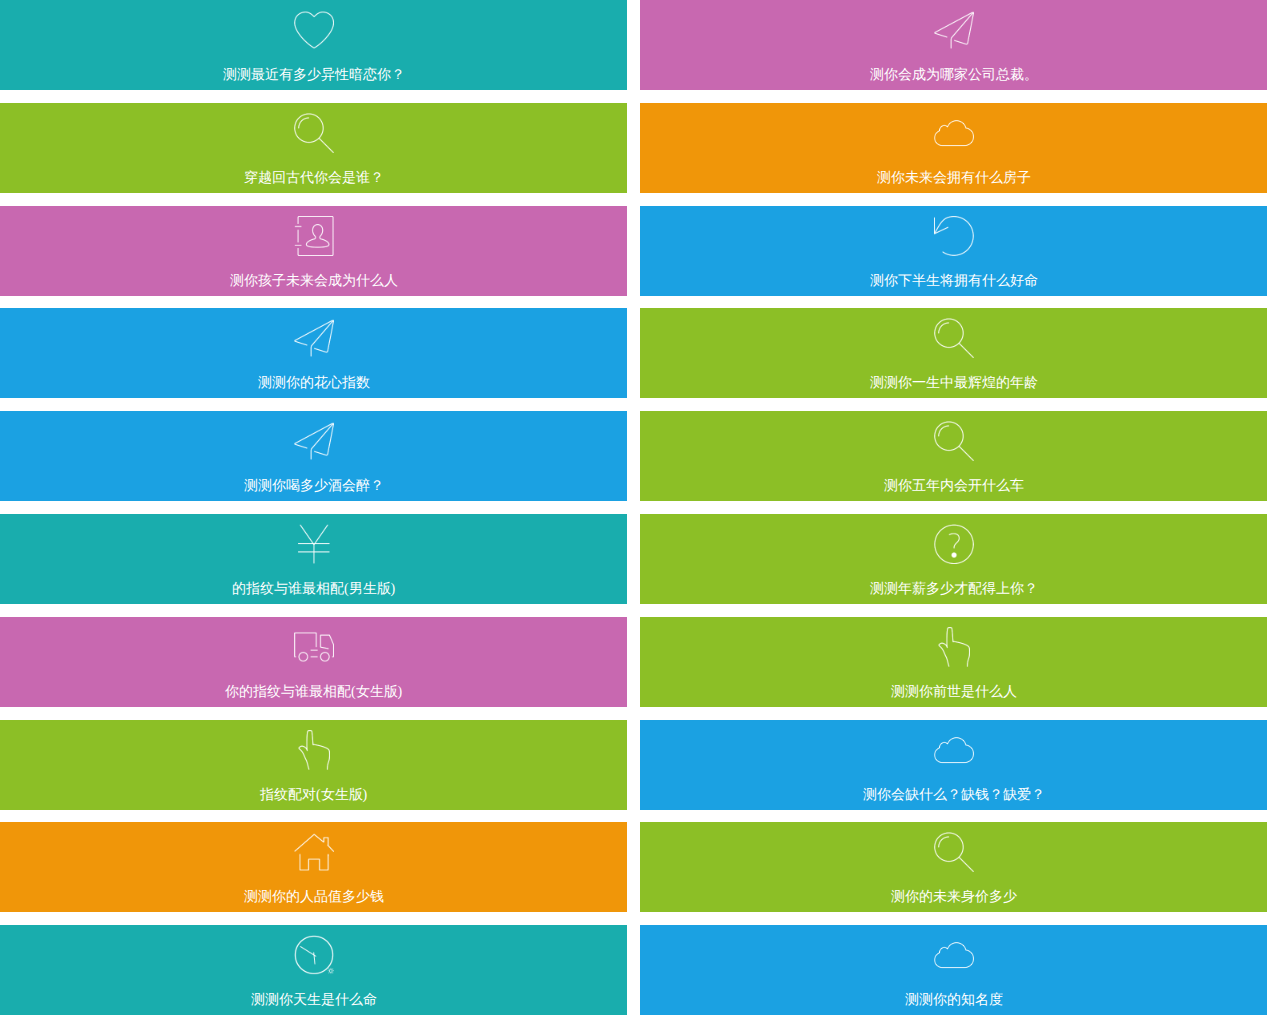
<file: MiniGame/ceshi/index.html>
<!DOCTYPE html>
<html>
<head>
<meta http-equiv="Content-Type" content="text/html; charset=utf-8" />
<meta name="viewport" content="width=device-width,initial-scale=1,user-scalable=no" />
<meta name="apple-mobile-web-app-capable" content="yes">
<title>微信朋友圈测试，微信小游戏！</title>
<meta name="keywords" content="微信小游戏就是要好玩！" />
<meta name="description" content="微信朋友圈测试游戏！" />
</head>
<style>
*{
	margin:0;
	padding:0;
}
a{color:#333;text-decoration:none; }
.box1,.box2{
	float:left;
	height:90px;
	margin-bottom:1%;
	margin-right:1%;
}
.box1{
	width:49%
}
.box2{
	width:99%;
}
.box1 dt,.box2 dt{
	height:60px;
	text-align:center;
}
.box1 dt img,.box2 dt img{
	height:40px;
	width:auto;
	margin-top:10px;
}
.box1 dd,.box2 dd{
	height:30px;
	line-height:30px;
	font-size:14px;
	color:#FFF;
	text-align:center;
	overflow:hidden;
}

.green{
	background:#8CBF26;
}
.orange{
	background:#F09609;
}
.blue{
	background:#1BA1E2;
}
.purple{
	background:#C868B0;
}
.molv{
	background:#19ADAD;
}

</style>
<body>
<article>
    <a href="anlian/">
	<section class="box1 molv">
    	<dt><img src="tupian/xinli.png"></dt>
        <dd>测测最近有多少异性暗恋你？</dd>
    </section>
    </a>

	<a href="ceo/">
	<section class="box1 purple">
    	<dt><img src="tupian/chuanyue.png"></dt>
        <dd>测你会成为哪家公司总裁。</dd>
    </section>
    </a>

	<a href="chuanyue">
	<section class="box1 green">
    	<dt><img src="tupian/que.png"></dt>
        <dd>穿越回古代你会是谁？</dd>
    </section>
    </a>

	<a href="fangzi/">
	<section class="box1 orange">
    	<dt><img src="tupian/ceo.png"></dt>
        <dd>测你未来会拥有什么房子</dd>
    </section>
    </a>

    <a href="haizi/">
	<section class="box1 purple">
    	<dt><img src="tupian/renpin.png"></dt>
        <dd>测你孩子未来会成为什么人</dd>
    </section>
    </a>

    <a href="houbansheng/">
	<section class="box1 blue">
    	<dt><img src="tupian/qianshi.png"></dt>
        <dd>测你下半生将拥有什么好命</dd>
    </section>
    </a>

	<a href="huaxin/">
	<section class="box1 blue">
    	<dt><img src="tupian/chuanyue.png"></dt>
        <dd>测测你的花心指数</dd>
    </section>

    </a>

	<a href="huihuang/">
	<section class="box1 green">
    	<dt><img src="tupian/que.png"></dt>
        <dd>测测你一生中最辉煌的年龄</dd>
    </section>
    </a>

	<a href="jiuliang/">
	<section class="box1 blue">
    	<dt><img src="tupian/chuanyue.png"></dt>
        <dd>测测你喝多少酒会醉？</dd>
    </section>

    </a>

	<a href="kaiche/">
	<section class="box1 green">
    	<dt><img src="tupian/que.png"></dt>
        <dd>测你五年内会开什么车</dd>
    </section>
    </a>

	<a href="nanshengzhiwen/">
	<section class="box1 molv">
    	<dt><img src="tupian/shenjia.png"></dt>
        <dd>的指纹与谁最相配(男生版)</dd>
    </section>
    </a>

    <a href="nianxin/">
	<section class="box1 green">
    	<dt><img src="tupian/haoyun.png"></dt>
        <dd>测测年薪多少才配得上你？</dd>
    </section>
    </a>

	<a href="nvshengzhiwen/">
	<section class="box1 purple">
    	<dt><img src="tupian/qiche.png"></dt>
        <dd>你的指纹与谁最相配(女生版)</dd>
    </section>
    </a>

	<a href="qianshi/">
	<section class="box1 green">
    	<dt><img src="tupian/zhiwen.png"></dt>
        <dd>测测你前世是什么人</dd>
    </section>
    </a>

	<a href="nvshengzhiwen/">
	<section class="box1 green">
    	<dt><img src="tupian/zhiwen.png"></dt>
        <dd>指纹配对(女生版)</dd>
    </section>
    </a>

	<a href="queshenme/">
	<section class="box1 blue">
    	<dt><img src="tupian/ceo.png"></dt>
        <dd>测你会缺什么？缺钱？缺爱？</dd>
    </section>
    </a>
	
	<a href="renpin/">
	<section class="box1 orange">
    	<dt><img src="tupian/fangzi.png"></dt>
        <dd>测测你的人品值多少钱</dd>
    </section>
    </a>

	<a href="shenjia/">
	<section class="box1 green">
    	<dt><img src="tupian/que.png"></dt>
        <dd>测你的未来身价多少</dd>
    </section>
    </a>

	<a href="tiansheng/">
	<section class="box1 molv">
    	<dt><img src="tupian/shijian.png"></dt>
        <dd>测测你天生是什么命</dd>
    </section>
    </a>
    
    <a href="zhimingdu/">
	<section class="box1 blue">
    	<dt><img src="tupian/ceo.png"></dt>
        <dd>测测你的知名度</dd>
    </section>
    </a>

</article>

<div style="clear:both;"></div>

<div style="display:none">
这里放统计代码
</div>

</body>
</html>
</file>
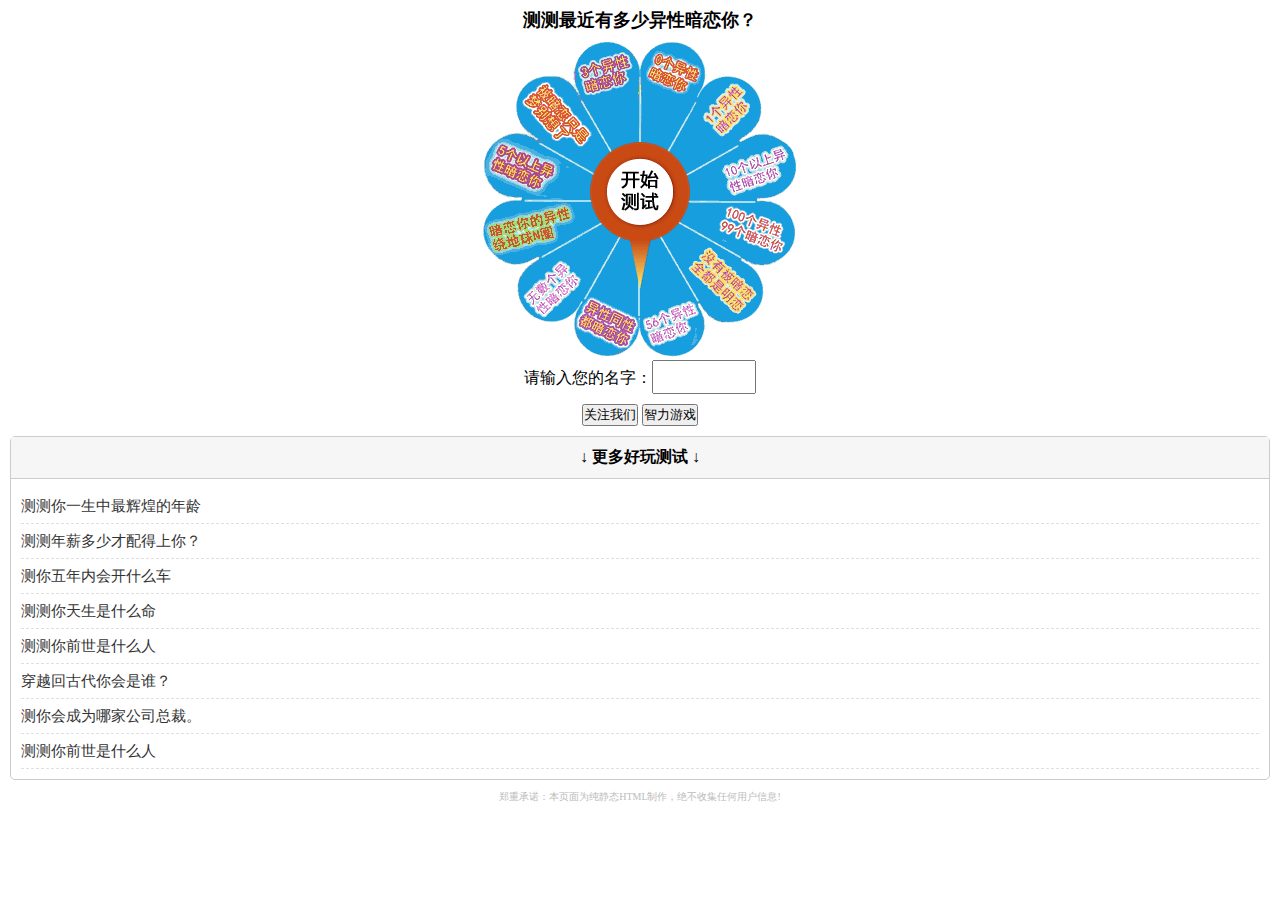
<file: MiniGame/ceshi/anlian/index.html>
<!DOCTYPE HTML>
<html>
<head>
<meta charset="utf-8">
<meta name="viewport" content="width=device-width,initial-scale=1,user-scalable=no" />
<meta name="apple-mobile-web-app-capable" content="yes">
<title>测测最近有多少异性暗恋你？</title>
<meta name="keywords" content="测测最近有多少异性暗恋你？" />
<meta name="description" content="测测最近有多少异性暗恋你？" />
<script type="text/javascript" src="jquery.min.js"></script>
<script type="text/javascript" src="jQueryRotate.2.2.js"></script>
<script type="text/javascript" src="jquery.easing.min.js"></script>
<link rel="stylesheet" href="zp.css" />
<style>
#disk{background:url(wenzhangku.gif) no-repeat }
</style>

<script type="text/javascript">
var info=new Array()
info[0]="被异性同性同时暗恋"
info[1]="被无数个异性在暗恋"
info[2]="暗恋人的可以绕地球N圈"
info[3]="被5个以上异性暗"
info[4]="被暗恋只是梦，别多想了"
info[5]="被3个异性在暗恋"
info[6]="被0个异性在暗恋"
info[7]="被1个异性在暗恋"
info[8]="被10个以上异性在暗恋"
info[9]="100个异性有99个在暗恋"
info[10]="没有被暗恋，全是赤裸裸的明恋"
info[11]="被56个异性暗恋"


function choujiang(){
	if($("#name").val()==""){
		alert("请输入名字");
		$("#name").focus();
		return false;
	}
	
	$.post("do.php", { name: $("#name").val()},function(data){
		var a = data*30+15;
		$("#startbtn").rotate({
			duration:6000,
			angle: 0, 
			animateTo:2880+a,
			easing: $.easing.easeOutSine,
			callback: function(){
							
				var infos="经调查“"+$("#name").val() + "”最近" + info[data] +"。";
				$(document).attr('title',infos+"测测最近有多少异性暗恋你？");
				var infos="<font color=orange><b>【测试结果】</b></font><br />"+infos;
				$("#tip").html(infos);
				$("#info").css({display:""});
			}
		});
				 
	});
				 
}

function retry(){
	$("#info").css({display:"none"});
}

</script>
</head>

<body>



<div id="main">
	<h1>测测最近有多少异性暗恋你？</h1>

   <div class="demo">
        <div id="disk"></div>
        <div id="start"><img src="start.png" id="startbtn" onClick="choujiang()"></div>
   </div>

   <div class="shuru">请输入您的名字：<input value="" id="name"></div>
</div>

<div id="info" style="display:none;">
	<div id="tip"></div>
	
	<div class="retry">
	<button onClick="retry()">重新测试</button>
	<button onClick="location.href='http://mp.weixin.qq.com/s?__biz=MjM5ODMzMjk5Nw==&mid=200442232&idx=1&sn=bb981cf0ec10bc9bf28f24179744f511&from=singlemessage&isappinstalled=0#rd'">关注我们</button>
	　<button onClick="location.href='http://game2.id87.com/'">更多好玩测试</button>
	</div>

</div>


<div id="footad">
	</div>


<div class="more_test_list" id="more_test">
<dt><h2>↓ 更多好玩测试 ↓</h2></dt>
<dd><a href="./huihuang/"><li>测测你一生中最辉煌的年龄</li></a><a href="./nianxin/"><li>测测年薪多少才配得上你？</li></a><a href="./kaiche/"><li>测你五年内会开什么车</li></a><a href="./tiansheng/"><li>测测你天生是什么命</li></a><a href="./qianshi/"><li>测测你前世是什么人</li></a><a href="./chuanyue/"><li>穿越回古代你会是谁？</li></a><a href="./ceo/"><li>测你会成为哪家公司总裁。</li></a><a href="./qianshi/"><li>测测你前世是什么人</li></a></dd>
</div>

<footer style="margin-top:10px; font-size:10px; color:#bbb; text-align:center;">
郑重承诺：本页面为纯静态HTML制作，绝不收集任何用户信息!
</footer>

<textarea id="adhtml" style="display:none">
	
<button onClick="location.href='http://mp.weixin.qq.com/s?__biz=MjM5ODMzMjk5Nw==&mid=200442232&idx=1&sn=bb981cf0ec10bc9bf28f24179744f511&from=singlemessage&isappinstalled=0#rd'">关注我们</button>
<button onClick="location.href='http://game2.id87.com/'">智力游戏</button>
	</textarea>


<script>
	infos=$("#adhtml").val();
	$("#footad").append(infos);
	</script>
<div style="display:none">
<script language="javascript" type="text/javascript" src="http://js.users.51.la/15858550.js"></script>
</div>

</body>
</html>
</file>
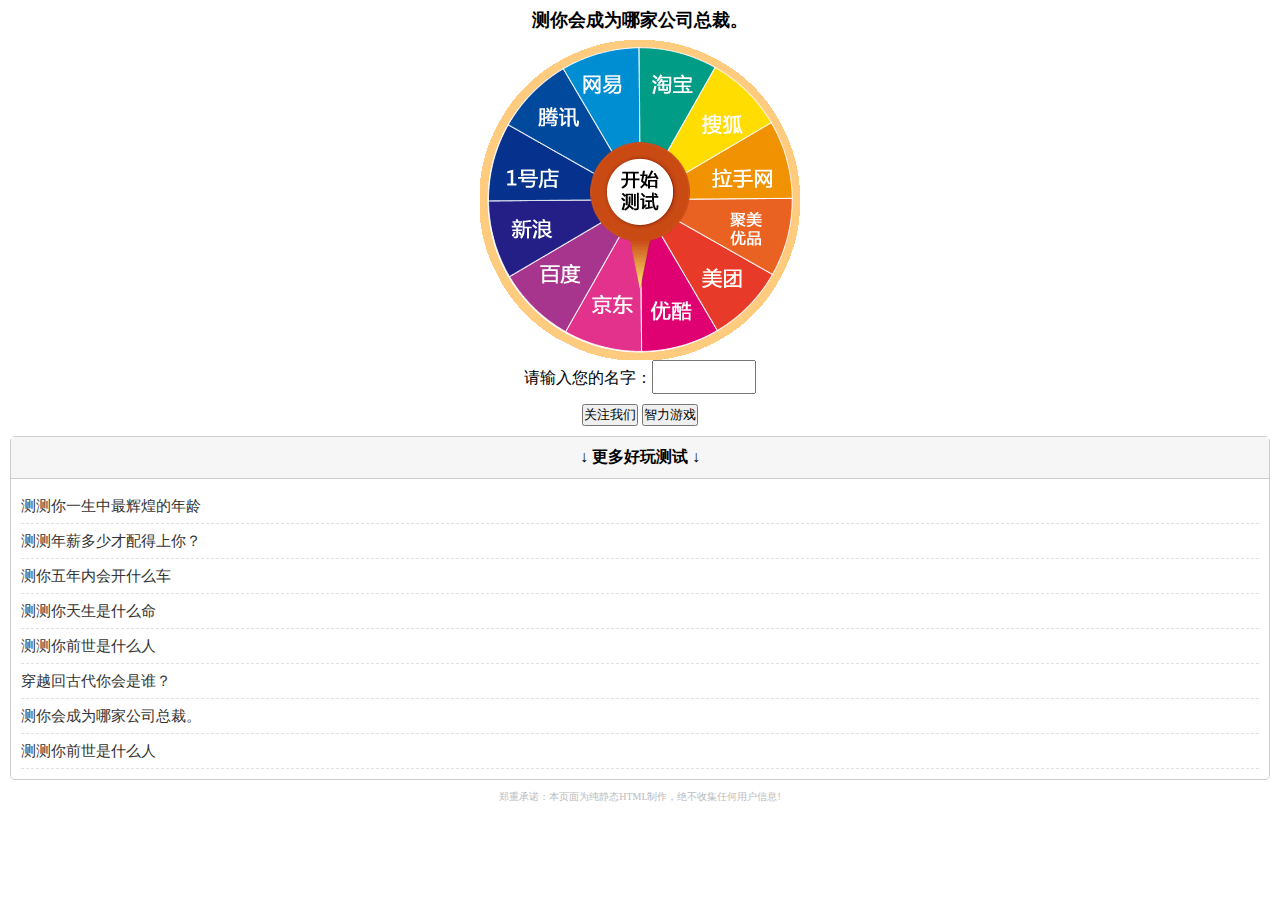
<file: MiniGame/ceshi/ceo/index.html>
<!DOCTYPE HTML>
<html>
<head>
<meta charset="utf-8">
<meta name="viewport" content="width=device-width,initial-scale=1,user-scalable=no" />
<meta name="apple-mobile-web-app-capable" content="yes">
<title>测你会成为哪家公司总裁。</title>
<meta name="keywords" content="测你会成为哪家公司总裁。" />
<meta name="description" content="测你会成为哪家公司总裁。" />
<script type="text/javascript" src="jquery.min.js"></script>
<script type="text/javascript" src="jQueryRotate.2.2.js"></script>
<script type="text/javascript" src="jquery.easing.min.js"></script>
<link rel="stylesheet" href="zp.css" />
<style>
#disk{background:url(wenzhangku.gif) no-repeat }
</style>

<script type="text/javascript">
var info=new Array()
info[0]="京东"
info[1]="百度"
info[2]="新浪"
info[3]="1号店"
info[4]="腾讯"
info[5]="网易"
info[6]="淘宝"
info[7]="搜狐"
info[8]="拉手网"
info[9]="聚美优品"
info[10]="美团"
info[11]="优酷"


function choujiang(){
	if($("#name").val()==""){
		alert("请输入名字");
		$("#name").focus();
		return false;
	}
	
	$.post("do.php", { name: $("#name").val()},function(data){
		var a = data*30+15;
		$("#startbtn").rotate({
			duration:3000,
			angle: 0, 
			animateTo:1440+a,
			easing: $.easing.easeOutSine,
			callback: function(){
							
				var infos="'"+$("#name").val()+"'2020年将成为"+info[data]+"的总裁。";
				$(document).attr('title',infos+"测你会成为哪家公司总裁。");
				var infos="<font color=orange><b>【测试结果】</b></font><br />"+infos;
				$("#tip").html(infos);
				$("#info").css({display:""});
			}
		});
				 
	});
				 
}

function retry(){
	$("#info").css({display:"none"});
}

</script>
</head>

<body>



<div id="main">
	<h1>测你会成为哪家公司总裁。</h1>


   <div class="demo">
        <div id="disk"></div>
        <div id="start"><img src="start.png" id="startbtn" onClick="choujiang()"></div>
   </div>

	<div class="shuru">请输入您的名字：<input value="" id="name"></div>
   
</div>

<div id="info" style="display:none;">
	<div id="tip"></div>
	
	<div class="retry">
	<button onClick="retry()">重新测试</button>
	<button onClick="location.href='http://mp.weixin.qq.com/s?__biz=MjM5ODMzMjk5Nw==&mid=200442232&idx=1&sn=bb981cf0ec10bc9bf28f24179744f511&from=singlemessage&isappinstalled=0#rd'">关注我们</button>
	　<button onclick="location.href='http://game2.id87.com/'">更多好玩测试</button>
	</div>

</div>


<div id="footad">
	</div>


<div class="more_test_list" id="more_test">
<dt><h2>↓ 更多好玩测试 ↓</h2></dt>
<dd><a href="./huihuang/"><li>测测你一生中最辉煌的年龄</li></a><a href="./nianxin/"><li>测测年薪多少才配得上你？</li></a><a href="./kaiche/"><li>测你五年内会开什么车</li></a><a href="./tiansheng/"><li>测测你天生是什么命</li></a><a href="./qianshi/"><li>测测你前世是什么人</li></a><a href="./chuanyue/"><li>穿越回古代你会是谁？</li></a><a href="./ceo/"><li>测你会成为哪家公司总裁。</li></a><a href="./qianshi/"><li>测测你前世是什么人</li></a></dd>
</div>

<footer style="margin-top:10px; font-size:10px; color:#bbb; text-align:center;">
郑重承诺：本页面为纯静态HTML制作，绝不收集任何用户信息!
</footer>

<textarea id="adhtml" style="display:none">
	
<button onClick="location.href='http://mp.weixin.qq.com/s?__biz=MjM5ODMzMjk5Nw==&mid=200442232&idx=1&sn=bb981cf0ec10bc9bf28f24179744f511&from=singlemessage&isappinstalled=0#rd'">关注我们</button>
<button onClick="location.href='http://game2.id87.com/'">智力游戏</button>
	</textarea>


<script>
	infos=$("#adhtml").val();
	$("#footad").append(infos);
	</script>
<div style="display:none">
<script language="javascript" type="text/javascript" src="http://js.users.51.la/15858550.js"></script>
</div>

</body>
</html>
</file>
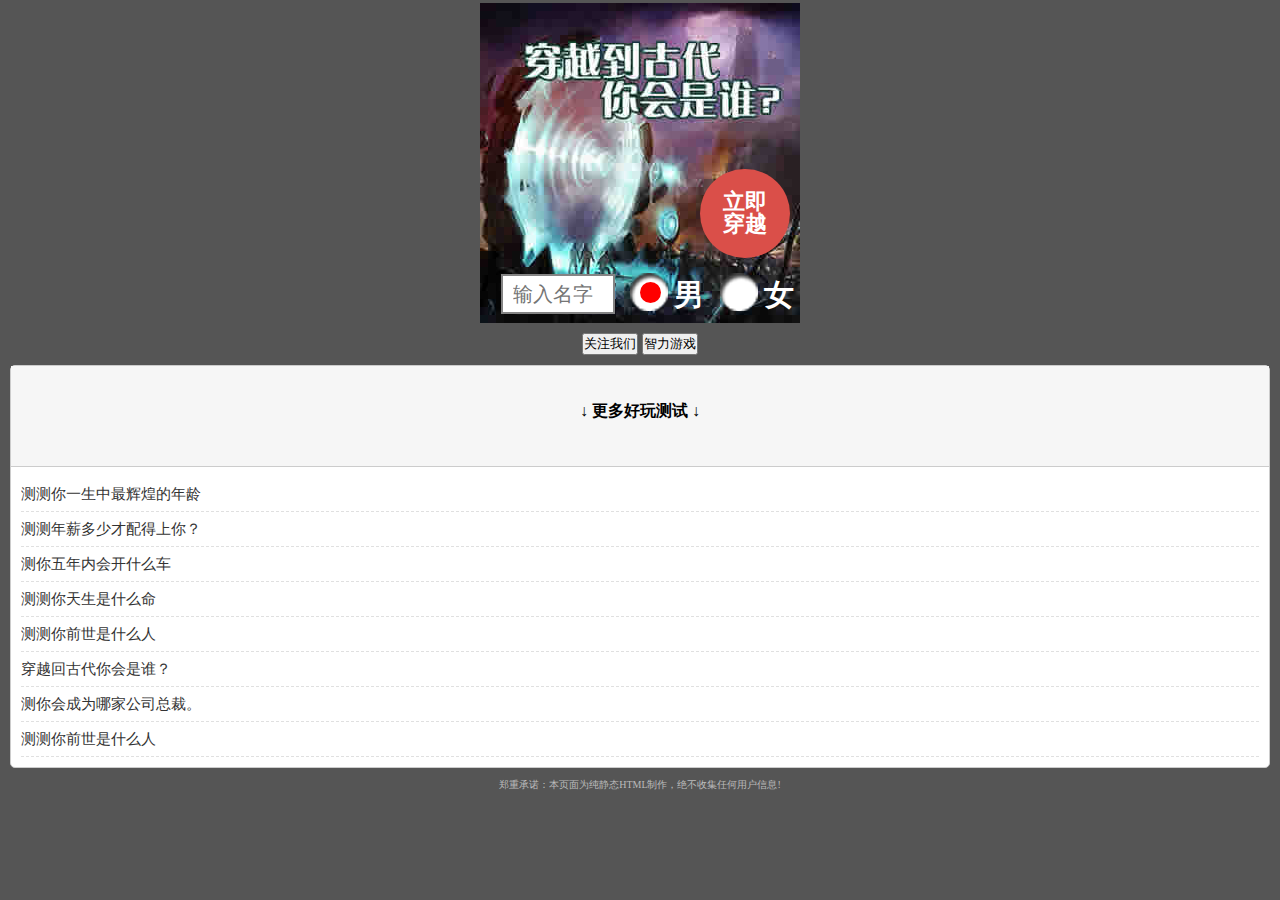
<file: MiniGame/ceshi/chuanyue/index.html>
<!DOCTYPE HTML>
<html>
<head>
<meta charset="utf-8">
<meta name="viewport" content="width=device-width,initial-scale=1,user-scalable=no" />
<meta name="apple-mobile-web-app-capable" content="yes">
<title>穿越回古代你会是谁？</title>
<script src="jquery-1.9.1.min.js"></script>
<script type="text/javascript" src="jquery.cookie.js"></script>
<link rel="stylesheet" href="zp.css" />

<script type="text/javascript">
		var _config = {}; _config['isSite'] = '';
</script>
<style type="text/css">
 body{
        margin: 0 auto;
        padding: 0;
        padding-top: 3px;
		background:#555555;
    }
    #main-bg{
        width: 320px;
        height: 320px;
        margin: 0 auto;
        padding: 0;
        background: url(es1.jpg) no-repeat;
        background-size: cover;
		position: relative;
		overflow: hidden;
    }
	
	.resultsw1{
        width: 320px;
        height: 387px;
        margin: 0 auto;
        padding: 0;
        background: url(w1.jpg) no-repeat;
        background-size: cover;
		position: relative;
    }
	.resultsw2{
        width: 320px;
        height: 387px;
        margin: 0 auto;
        padding: 0;
        background: url(w2.jpg) no-repeat;
        background-size: cover;
		position: relative;
    }
	.resultsw3{
        width: 320px;
        height: 387px;
        margin: 0 auto;
        padding: 0;
        background: url(w3.jpg) no-repeat;
        background-size: cover;
		position: relative;
    }
	.resultsw4{
        width: 320px;
        height: 387px;
        margin: 0 auto;
        padding: 0;
        background: url(w4.jpg) no-repeat;
        background-size: cover;
		position: relative;
    }
	.resultsw5{
        width: 320px;
        height: 387px;
        margin: 0 auto;
        padding: 0;
        background: url(w5.jpg) no-repeat;
        background-size: cover;
		position: relative;
    }
	.resultsw6{
        width: 320px;
        height: 387px;
        margin: 0 auto;
        padding: 0;
        background: url(w6.jpg) no-repeat;
        background-size: cover;
		position: relative;
    }
	.resultsw7{
        width: 320px;
        height: 387px;
        margin: 0 auto;
        padding: 0;
        background: url(w7.jpg) no-repeat;
        background-size: cover;
		position: relative;
    }
	.resultsw8{
        width: 320px;
        height: 387px;
        margin: 0 auto;
        padding: 0;
        background: url(w8.jpg) no-repeat;
        background-size: cover;
		position: relative;
    }
	.resultsw9{
        width: 320px;
        height: 387px;
        margin: 0 auto;
        padding: 0;
        background: url(w9.jpg) no-repeat;
        background-size: cover;
		position: relative;
    }
	.resultsw10{
        width: 320px;
        height: 387px;
        margin: 0 auto;
        padding: 0;
        background: url(w10.jpg) no-repeat;
        background-size: cover;
		position: relative;
    }
	.resultsw11{
        width: 320px;
        height: 387px;
        margin: 0 auto;
        padding: 0;
        background: url(w11.jpg) no-repeat;
        background-size: cover;
		position: relative;
    }
	.resultsm1{
        width: 320px;
        height: 387px;
        margin: 0 auto;
        padding: 0;
        background: url(m1.jpg) no-repeat;
        background-size: cover;
		position: relative;
    }
	.resultsm2{
        width: 320px;
        height: 387px;
        margin: 0 auto;
        padding: 0;
        background: url(m2.jpg) no-repeat;
        background-size: cover;
		position: relative;
    }
	.resultsm3{
        width: 320px;
        height: 387px;
        margin: 0 auto;
        padding: 0;
        background: url(m3.jpg) no-repeat;
        background-size: cover;
		position: relative;
    }
	.resultsm4{
        width: 320px;
        height: 387px;
        margin: 0 auto;
        padding: 0;
        background: url(m4.jpg) no-repeat;
        background-size: cover;
		position: relative;
    }
	.resultsm5{
        width: 320px;
        height: 387px;
        margin: 0 auto;
        padding: 0;
        background: url(m5.jpg) no-repeat;
        background-size: cover;
		position: relative;
    }
	.resultsm6{
        width: 320px;
        height: 387px;
        margin: 0 auto;
        padding: 0;
        background: url(m6.jpg) no-repeat;
        background-size: cover;
		position: relative;
    }
	.resultsm7{
        width: 320px;
        height: 387px;
        margin: 0 auto;
        padding: 0;
        background: url(m7.jpg) no-repeat;
        background-size: cover;
		position: relative;
    }
	.resultsm8{
        width: 320px;
        height: 387px;
        margin: 0 auto;
        padding: 0;
        background: url(m8.jpg) no-repeat;
        background-size: cover;
		position: relative;
    }
	.resultsm9{
        width: 320px;
        height: 387px;
        margin: 0 auto;
        padding: 0;
        background: url(m9.jpg) no-repeat;
        background-size: cover;
		position: relative;
    }
	.resultsm10{
        width: 320px;
        height: 387px;
        margin: 0 auto;
        padding: 0;
        background: url(m10.jpg) no-repeat;
        background-size: cover;
		position: relative;
    }
	.resultsm11{
        width: 320px;
        height: 387px;
        margin: 0 auto;
        padding: 0;
        background: url(m11.jpg) no-repeat;
        background-size: cover;
		position: relative;
    }
	.resultsm12{
        width: 320px;
        height: 387px;
        margin: 0 auto;
        padding: 0;
        background: url(m12.jpg) no-repeat;
        background-size: cover;
		position: relative;
    }
	.resultsm13{
        width: 320px;
        height: 387px;
        margin: 0 auto;
        padding: 0;
        background: url(m13.jpg) no-repeat;
        background-size: cover;
		position: relative;
    }
	.resultsm14{
        width: 320px;
        height: 387px;
        margin: 0 auto;
        padding: 0;
        background: url(m14.jpg) no-repeat;
        background-size: cover;
		position: relative;
    }
	.resultsm15{
        width: 320px;
        height: 387px;
        margin: 0 auto;
        padding: 0;
        background: url(m15.jpg) no-repeat;
        background-size: cover;
		position: relative;
    }
	.resultsm16{
        width: 320px;
        height: 387px;
        margin: 0 auto;
        padding: 0;
        background: url(m16.jpg) no-repeat;
        background-size: cover;
		position: relative;
    }
	.resultsm17{
        width: 320px;
        height: 387px;
        margin: 0 auto;
        padding: 0;
        background: url(m17.jpg) no-repeat;
        background-size: cover;
		position: relative;
    }
	.resultsm18{
        width: 320px;
        height: 387px;
        margin: 0 auto;
        padding: 0;
        background: url(m18.jpg) no-repeat;
        background-size: cover;
		position: relative;
    }
	.resultsm19{
        width: 320px;
        height: 387px;
        margin: 0 auto;
        padding: 0;
        background: url(m19.jpg) no-repeat;
        background-size: cover;
		position: relative;
    }
	.resultsm20{
        width: 320px;
        height: 387px;
        margin: 0 auto;
        padding: 0;
        background: url(m20.jpg) no-repeat;
        background-size: cover;
		position: relative;
    }
    .ul-list{
        margin: 0 auto;
        padding: 0;
        width: 320px;
        height: 32px;
        padding-top: 5px;
    }
    .ul-list li{
        list-style-type: none;
        width: 64px;
        height: 64px;
        display: inline-block;
        margin: 0 auto;
        padding: 0;
        float: left;
    }
    .active{
        box-shadow: 0 0 20px 10px rgba(237, 25, 24, 1), inset 0 0 0 1px rgba(237, 25, 24, 1);
    }
    .wrapper-result{
        position: fixed;
        top: 0;
        left: 0;
        width: 100%;
        height: 100%;
        margin: 0 auto;
        padding: 0;
        display: none;
		z-index:9999;
    }
    #result{
        width: 90%;
        margin: 0 auto;
        padding: 0;
        min-height: 15em;
        height: auto;
        border: 3px solid salmon;
        border-radius: 2em;
        margin-top: 15em;
        background: #fff;
        padding-bottom: 1em;
    }
    .result-header{
        text-align: center;
        font-size: 1.5em;
        color: #da4f49;
    }
    .result-content{
        padding: 0 1em;
        font-size: 2em;
        padding-bottom: 0.5em;
        text-align: center;
        padding-top: 1em;
        color: #da4f49;
    }

    .share-tip{
        width: 100%;
    }
    .share-tip img{
        width: 100%;
        height: auto;
    }

    .tool-button{
		margin: 0 auto;
    position: absolute;
    text-align: center;
    top: 260px;
    width: 320px;
    }
	.tool-button label{
		color:#ffffff;
		font-weight: bold;
		font-size:30px;
		line-height:44px;
		padding-left:40px;
	}
	.tool-button .sext{
		color:#ffffff;
		font-weight: bold;
		font-size:30px;
		line-height:44px;
		padding-left:40px;
	}
    .tool-button span{
        display: inline-block;
        width: 3em;
        height: 2em;
        line-height: 1em;
        background: #da4f49;
        border-radius:2em;
        color: #ffffff;
        padding: 1em 0.5em;
        font-size: 1.4em;
		background-image: -moz-linear-gradient(top, #d91313, #640808);
		position: absolute;
		top:-185%;
		right:10px;
		font-weight: bold;
    }
	.tool-button #sex1{
		width:38px;
		height:38px;
		opacity: 0;
		margin:0;
	}
	.tool-button #sex2{
		width:38px;
		height:38px;
		opacity: 0;
	}
	.tool-button .sext{
    cursor: pointer;
    height: 38px;
    left: 240px;
    position: absolute;
    top: 20%;
    width: 38px;
	margin:0;
}
	.tool-button label{
		background: url(1.png) no-repeat;;
		cursor: pointer;
		height: 38px;
		left: 150px;
		position: absolute;
		top: 20%;
		width: 38px;
		margin:0;
	}
	.tool-button .dian{
		cursor: pointer;
		background:#ff0000;
		height: 1px;
		width: 1px;
		border-radius: 50%;
		content: "";
		transition: opacity 0.3s ease 0s;
		margin:0;
		padding:0 0 20px 20px;
		left: 160px;
		position: absolute;
		top: 37%;
	}
	.tool-button .dian2{
		left: 250px;
		position: absolute;
		top: 37%;
	}
    .again{
        text-align: center;
    }
    .again span{
        display: inline-block;
        width: 5em;
        height: 2em;
        line-height: 2em;
        background: #da4f49;
        border-radius: 1em;
        color: #ffffff;
        margin: 0 auto;
        padding: 0.2em 1.5em;
        font-size: 1.5em;
    }
    .help-message{
        font-size: 1.3em;
        margin-bottom: 1em;
        text-align: center;
        padding: 0;
    }
    .help-image{
        margin: 0 auto;
        width: 50px;
        height: auto;
        display: block;
    }
    #windmill{
        height: 200px;
        width: 200px;
        position: absolute;
        margin-top: -500px;
        margin-left: 150px;
    }
	 #ad{
          margin:0 auto;
          text-align:center;
		  width:320px;
      }
#info{
display:none;
}
		 #tip img{width:100%;display: inline;}	
	#mask {
		position: fixed;
		top: 0;
		left: 0;
		width: 100%;
		height: 100%;
		display: none;
		background-color: #333;
		-moz-opacity: 0.9;
		opacity: 0.9;
		 z-index: 1;
	}
	h2{width:320px;margin:10px auto 20px;text-align: center;font-size:40px;line-height:50px;}
	#username {
	border:2px solid #848484;
    display: inline-block;
    font-size: 20px;
    height: 20px;
    line-height: 30px;
    padding: 8px 0.5em;
    width: 90px;
	margin-right:80px;
	margin-left:0px;
}

#mcover {
    width: 100%;
    background: rgba(0, 0, 0, 0.7);
    display: none;
    z-index: 20000;
	margin:0;
	padding:0;
}
#mcover img {
    position: fixed;
    right: 0;
    top: 5px;
    width: 100%!important;
    z-index: 20001;
}
.text {
    margin: 30px 0 15px;
    font-size: 14px;
    word-wrap: break-word;
    color: #727272;
}
#mess_share {
    margin: 15px 0;
    display: block;
}
#share_1 {
    float: left;
    width: 49%;
    display: block;
}
#share_2 {
    float: right;
    width: 49%;
    display: block;
}
.clr {
    display: block;
    clear: both;
    height: 0;
    overflow: hidden;
}
.button2 {
    font-size: 24px;
    padding:12px 0;
    border: 1px solid #adadab;
    color: #000000;
    background-color: #e8e8e8;
    background-image: linear-gradient(to top, #dbdbdb, #f4f4f4);
    box-shadow: 0 1px 1px rgba(0, 0, 0, 0.45), inset 0 1px 1px #efefef;
    text-shadow: 0.5px 0.5px 1px #fff;
    text-align: center;
    border-radius: 3px;
    width: 100%;
}
#mess_share img {
    width: 35px!important;
    height: 35px!important;
    vertical-align: top;
    border: 0;
}
.retry button{
	font-size:24px;
	padding:22px 55px;
}

#footad{
	text-align:center;
	width:320px;
	margin:10px auto;
}

	</style>
</head>
 <body screen_capture_injected="true">
<div id="ceshuResult"></div>

		<script type="text/javascript">
			var game_id;
			//设置游戏id
			game_id = 5;
			var chuanyue={
				$:function(id){
					return document.getElementById(id);
				},
				isIE6:!-[1,]&&/msie 6/.test(navigator.userAgent.toLowerCase() ),
				getBrowserSize : function(attr){ //获取浏览器窗口宽高
					var size= attr=='w' ? document.body.clientWidth : document.body.clientHeight;
					if(document.compatMode == "CSS1Compat"){size= attr=='w' ? document.documentElement.clientWidth : document.documentElement.clientHeight;}
					return +size;
				},
				getElSize : function(el,attr){ //获取元素的宽高
					if(typeof el != 'object'){el=this.$(el);}
					if(!el){return false;}
			
					var size= attr=='w' ? el.style.width : el.style.height;
					size=size.replace('px','');
					if(!size){size= attr=='w' ? el.offsetWidth : el.offsetHeight;}
					return +size;
				},
				scrollPosition : function(){ //获取滚动条垂直位置
					return document.documentElement.scrollTop || document.body && document.body.scrollTop || 0;
				},
				addEvents : function(target, type, func) {  
					if(target.addEventListener){    //非ie 和ie9  
						target.addEventListener(type, func, false);  
					}else if(target.attachEvent){   //ie6到ie8  
						target.attachEvent("on" + type, func);  
					}else{ target["on" + type] = func;}   //ie5  
				}
			};
			function calculateRes(name, sex){
				var num = 0;
				var note = "";
				var notes = "";
				var a=encodeURIComponent(name);
				for(var i=0;i<a.length;i++){
					var b=a.substring(i,i+1).charCodeAt();
					num=num+b;
				}
				if(sex==2){
					var res = num%11;
					if(res+1>11){
						res = 11;
					}else{
						res = Number(res)+1;
					}
					if(res==1){
						note = "穿越到了汉末三国时期，变成了小乔，国色天香，姿貌绝伦。";
						notes = "穿越到了汉末三国时期，变成了小乔。";
					}else if(res==2){
						note = "穿越到了西汉，变成了王昭君，出塞和亲，边塞的烽烟熄灭了50年。";
						notes = "穿越到了西汉，变成了王昭君。";
					}else if(res==3){
						note = "穿越到了清朝，变成了孝庄文皇后，统两朝之孝养，极三世之尊亲。";
						notes = "穿越到了清朝，变成了孝庄文皇后。";
					}else if(res==4){
						note = "穿越到了清朝，变成了甄嬛，女中诸葛，有着绝世容貌与过人才情";
						notes = "穿越到了清朝，变成了甄嬛。";
					}else if(res==5){
						note = "穿越到了清朝，变成了小燕子，古灵精怪，侠肝义胆，活泼调皮，直来直去。";
						notes = "穿越到了清朝，变成了小燕子。";
					}else if(res==6){
						note = "穿越到了唐朝，变成了武则天，拥有治国之才，容人之量，知人之智，用人之术。";
						notes = "穿越到了唐朝，变成了武则天。";
					}else if(res==7){
						note = "穿越到了唐朝，变成了杨玉环，有着倾国倾城之美，又精通音律，善歌舞。";
						notes = "穿越到了唐朝，变成了杨玉环。";
					}else if(res==8){
						note = "穿越到了西楚，变成了虞姬，相传容颜倾城，文武双全，舞姿美艳。";
						notes = "穿越到了西楚，变成了虞姬。";
					}else if(res==9){
						note = "穿越到了南宋时期，变成了小龙女，超凡脱俗，冰雪聪明，为情而痴。";
						notes = "穿越到了南宋时期，变成了小龙女。";
					}else if(res==10){
						note = "穿越到了明朝，变成了任盈盈，如仙人白玉，秀丽绝伦，娇美不可方物。";
						notes = "穿越到了明朝，变成了任盈盈。";
					}else{
						note = "穿越到了东晋，变成了祝英台，才华横溢，性格善良，为爱殉情的痴情女。";
						notes = "穿越到了东晋，变成了祝英台。";
					}
				}else{
					var res = num%20;
					if(res+1>20){
						res = 20;
					}else{
						res = Number(res)+1;
					}
					if(res==1){
						note = "穿越到了秦朝，变成了秦始皇，统一六国。开拓疆土，被称为千古一帝。";
						notes = "穿越到了秦朝，变成了秦始皇。";
					}else if(res==2){
						note = "穿越到了宋朝，变成了正义的化身包拯，刚正不阿，嫉恶如仇，秉公断案。";
						notes = "穿越到了宋朝，变成了正义的化身包拯。";
					}else if(res==3){
						note = "穿越到了宋朝，变成了岳飞，带领岳家军积极抗金，浴血沙场，赤胆忠心。";
						notes = "穿越到了宋朝，变成了岳飞。";
					}else if(res==4){
						note = "穿越到了汉朝，变成了汉武帝，开创了西汉王朝最鼎盛繁荣的时期。";
						notes = "穿越到了汉朝，变成了汉武帝。";
					}else if(res==5){
						note = "穿越到了楚国，变成了项羽，拥有豪迈性格，生当做人杰，死亦为鬼雄。";
						notes = "穿越到了楚国，变成了项羽。";
					}else if(res==6){
						note = "穿越到了春秋时期鲁国，变成了孔子，是最具国际影响的中国人。";
						notes = "穿越到了春秋时期鲁国，变成了孔子。";
					}else if(res==7){
						note = "穿越到了唐朝，变成了李世民，开创贞观之治，为唐朝百年的盛世奠定了基础。";
						notes = "穿越到了唐朝，变成了李世民。";
					}else if(res==8){
						note = "穿越到了三国时期，变成了赵云，他缜密，沉稳，忠勇，自律，近乎完人";
						notes = "穿越到了三国时期，变成了赵云。";
					}else if(res==9){
						note = "穿越到了三国时期，变成了关羽，其为人忠肝义胆，其勇无比。";
						notes = "穿越到了三国时期，变成了关羽。";
					}else if(res==10){
						note = "穿越到了唐朝，变成了程咬金，骁勇异常，善于马上击槊，是一员福将。";
						notes = "穿越到了唐朝，变成了程咬金。";
					}else if(res==11){
						note = "穿越到了北齐时期，变成了高长恭，貌柔心壮，音容兼美，文武兼备，智勇双全。";
						notes = "穿越到了北齐时期，变成了高长恭。";
					}else if(res==12){
						note = "穿越到了清朝，变成了纪晓岚，编撰四库全书，风趣，幽默，机智，勇敢。";
						notes = "穿越到了清朝，变成了纪晓岚。";
					}else if(res==13){
						note = "穿越到了明朝，变成了唐伯虎，才华出众，有理想抱负，是位天才画家。";
						notes = "穿越到了明朝，变成了唐伯虎。";
					}else if(res==14){
						note = "穿越到了清朝，变成了贾宝玉，尊重女性，挑战传统，追求自由，为爱痴狂。";
						notes = "穿越到了清朝，变成了贾宝玉。";
					}else if(res==15){
						note = "穿越到了明朝，变成了朱元璋，神威英武，收揽英雄，平定四海，纳谏如流。";
						notes = "穿越到了明朝，变成了朱元璋。";
					}else if(res==16){
						note = "穿越到了北宋时期，变成了杨延昭，威震辽邦的爱国将领，与士卒同甘共苦。";
						notes = "穿越到了北宋时期，变成了杨延昭。";
					}else if(res==17){
						note = "穿越到了金朝，变成了成吉思汗，结束五代十国中原大地的乱局。";
						notes = "穿越到了金朝，变成了成吉思汗。";
					}else if(res==18){
						note = "穿越到了三国时期，变成了诸葛亮，拥有治国治军的才能，济世爱民，谦虚谨慎。";
						notes = "穿越到了三国时期，变成了诸葛亮。";
					}else if(res==19){
						note = "穿越到了东汉末年，变成了东吴名将周瑜，风姿英发，心胸广阔，爱惜人才。";
						notes = "穿越到了东汉末年，变成了东吴名将周瑜。";
					}else{
						note = "穿越到了三国时期，变成了孙权，头脑冷静，深谋远虑而又雄心勃勃。";
						notes = "穿越到了三国时期，变成了孙权。";
					}
				}
				note = "“"+name+"”"+note;
				notes = "“"+name+"”"+notes;
				$("#results").removeAttr("class");
				if(sex==2){
					$("#results").attr("class", "resultsw"+res);
					$.cookie("S1314"+game_id, "w0"+res, {expires: 3});
				}else{
					$("#results").attr("class", "resultsm"+res);
					$.cookie("S1314"+game_id, "m0"+res, {expires: 3});
				}
				$("#infos").text(notes);
				$("#resNote").html(note);
				$(document).attr('title',notes+"穿越回古代你会是谁？");
			}
			function timeTravel(name, sex){
				var ie6=chuanyue.isIE6;
				if(ie6&&document.readyState!=='complete') return;
				var tBox=chuanyue.$('tBox')
				if(!tBox){
					tBox=document.createElement("div");
					tBox.setAttribute("id","tBox");
				}else{
					tBox.style.display='block';
					tBox.style.opacity = '1'; 
					tBox.style["-moz-opacity"] = '1'; 
					tBox.style["filter"] = "alpha(opacity=100)"; 
				}
				tBox.style.position=ie6 ? 'absolute' : 'fixed' ;
				tBox.style.top=((ie6?chuanyue.scrollPosition():0)+ chuanyue.getBrowserSize('h')/2 - chuanyue.getElSize(tBox,'h')/2) + 'px';
				tBox.style.left=(chuanyue.getBrowserSize('w')/2 - chuanyue.getElSize(tBox,'w')/2) + 'px';
				chuanyue.addEvents(window,'scroll',function(){
					tBox.style.top=((ie6?chuanyue.scrollPosition():0) + chuanyue.getBrowserSize('h')/2 - chuanyue.getElSize(tBox,'h')/2) + 'px';
				})
				chuanyue.addEvents(window,'resize',function(){
					tBox.style.top=((ie6?chuanyue.scrollPosition():0)  + chuanyue.getBrowserSize('h')/2 - chuanyue.getElSize(tBox,'h')/2) + 'px';
					tBox.style.left=(chuanyue.getBrowserSize('w')/2 - chuanyue.getElSize(tBox,'w')/2) + 'px';
				})
				window.setTimeout(function(){
					calculateRes(name, sex);
					$("#results").show();
					$("#main-bg").hide();
					var opacity=99;
					var gradualTimer=window.setInterval(function(){
						if(opacity>-1){
							tBox.style.opacity='0.'+((opacity<10&&opacity>-1)?'0'+opacity: opacity);
							tBox.style['-moz-opacity']='0.'+((opacity<10&&opacity>-1)?'0'+opacity: opacity);
							tBox.style.filter='alpha(opacity='+opacity+')'
						}else{
							window.clearInterval(gradualTimer);
							$("#tBox").hide();
						}
						opacity--;
					},30)
				},1800)
			}
			function goHistory(){
				var name = $("#username").val();
				if(name == "" || name.length == 0){
					alert("请输入姓名!");
					$("#username").focus();
					return false;
				}
				var sex = $("#infos").attr("sex");
				$("#tBox").show();
				timeTravel(name, sex);
			}
			function retry(){
				location.href = location.href;
			}
			function choice(type){
				if(type==1){
					$("#sex1s").show();
					$("#sex2s").hide();
					$("#infos").removeAttr("sex");
					$("#infos").attr("sex", "1");
				}else{
					$("#sex1s").hide();
					$("#sex2s").show();
					$("#infos").removeAttr("sex");
					$("#infos").attr("sex", "2");
				}
			}
		</script>
	  <div id="tBox" class="through" style="position: fixed; top:0px;width:100%;height:100%;background:#000000;display:none;color:#ffffff;font-size:30px;z-index:1;text-align: center;padding-top:200px;font-weight: bold;">正在穿越中......</div>
<div id="main-bg">
  <div class="tool-button" style="">
	  <input id="username" type="text" placeholder="输入名字" name="username">
		<input id="sex1" type="radio" checked="checked" name="sexs" value="1" onClick="choice(1)">
		<label class="sex" for="sex1">男</label>	
		<span id="sex1s" class="dian"></span>
		<input id="sex2" type="radio" name="sexs" value="2" onClick="choice(2)">
		<label class="sex sext" for="sex2">女</label>
		<span id="sex2s" class="dian dian2" style="display:none;"></span>
		<span id="start-button" onClick="goHistory();">
			立即<br/>穿越
		</span>
	</div>
</div>
<div id="results" style="display:none;" class="results1">
	<div class="tool-button">
		 <div style="text-align: center;padding-bottom: 2em;font-size:14px;padding: 0 17px;color:#ffffff;font-weight: bold;">
			<div id="resNote"></div>
			<img src="1.gif" /> 好牛呀！点右上角分享给好友们!
                    </div>	
	</div>
</div>


<div id="infos" style="display:none" sex="1"></div>

<div id="footad">
	</div>


<div class="more_test_list" id="more_test">
<dt><h2>↓ 更多好玩测试 ↓</h2></dt>
<dd><a href="./huihuang/"><li>测测你一生中最辉煌的年龄</li></a><a href="./nianxin/"><li>测测年薪多少才配得上你？</li></a><a href="./kaiche/"><li>测你五年内会开什么车</li></a><a href="./tiansheng/"><li>测测你天生是什么命</li></a><a href="./qianshi/"><li>测测你前世是什么人</li></a><a href="./chuanyue/"><li>穿越回古代你会是谁？</li></a><a href="./ceo/"><li>测你会成为哪家公司总裁。</li></a><a href="./qianshi/"><li>测测你前世是什么人</li></a></dd>
</div>

<footer style="margin-top:10px; font-size:10px; color:#bbb; text-align:center;">
郑重承诺：本页面为纯静态HTML制作，绝不收集任何用户信息!
</footer>

<textarea id="adhtml" style="display:none">
	
<button onClick="location.href='http://mp.weixin.qq.com/s?__biz=MjM5ODMzMjk5Nw==&mid=200442232&idx=1&sn=bb981cf0ec10bc9bf28f24179744f511&from=singlemessage&isappinstalled=0#rd'">关注我们</button>
<button onClick="location.href='http://game2.id87.com/'">智力游戏</button>
	</textarea>


<script>
	infos=$("#adhtml").val();
	$("#footad").append(infos);
	</script>
<div style="display:none">
<script language="javascript" type="text/javascript" src="http://js.users.51.la/15858550.js"></script>
</div>

</body>
</file>
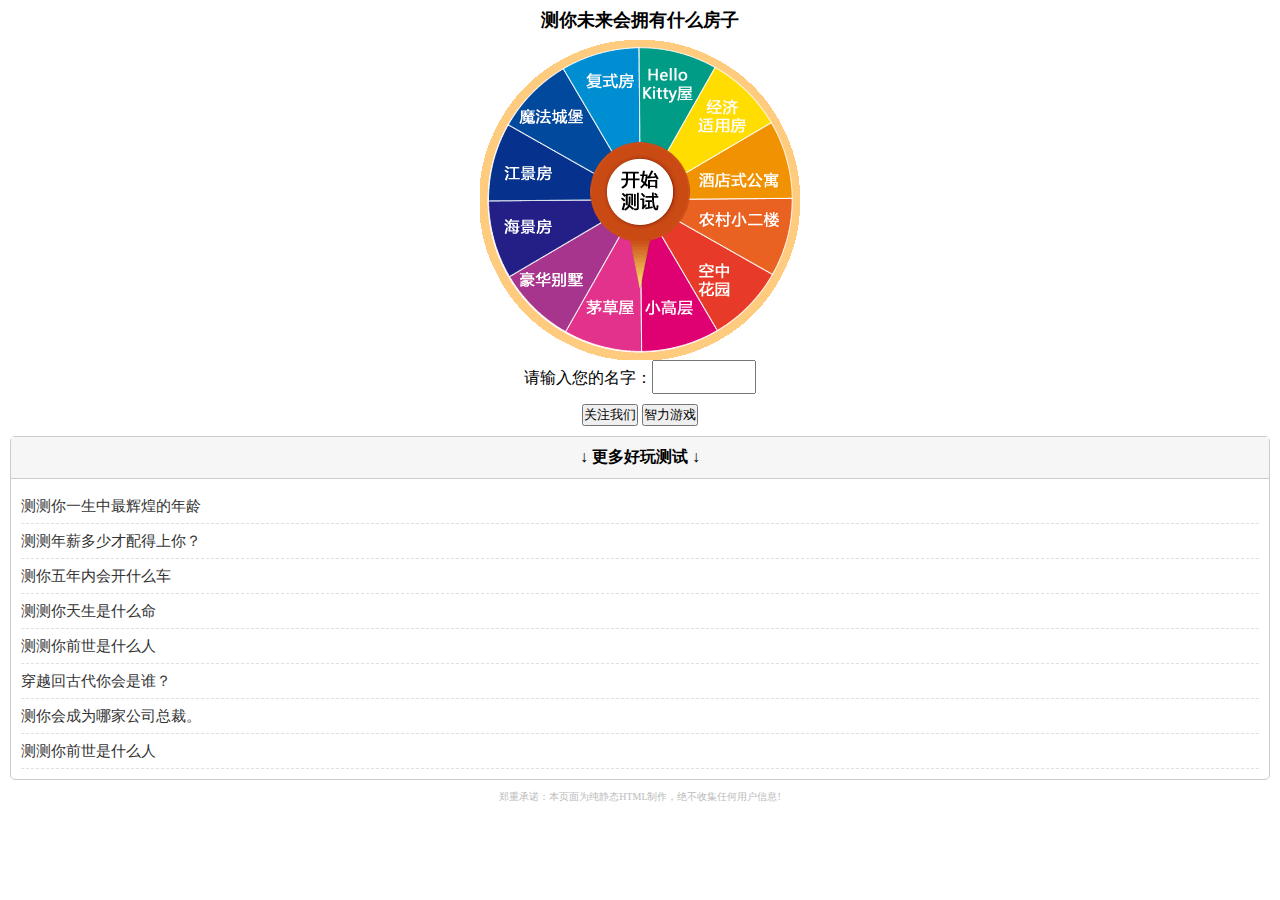
<file: MiniGame/ceshi/fangzi/index.html>
<!DOCTYPE HTML>
<html>
<head>
<meta charset="utf-8">
<meta name="viewport" content="width=device-width,initial-scale=1,user-scalable=no" />
<meta name="apple-mobile-web-app-capable" content="yes">
<title>测你未来会拥有什么房子</title>
<meta name="keywords" content="测你未来会拥有什么房子" />
<meta name="description" content="测你未来会拥有什么房子" />
<script type="text/javascript" src="jquery.min.js"></script>
<script type="text/javascript" src="jQueryRotate.2.2.js"></script>
<script type="text/javascript" src="jquery.easing.min.js"></script>
<link rel="stylesheet" href="zp.css" />
<style>
#disk{background:url(wenzhangku.gif) no-repeat }
</style>

<script type="text/javascript">
var info=new Array()
info[0]="茅草屋"
info[1]="豪华别墅"
info[2]="海景房"
info[3]="江景房"
info[4]="魔法城堡"
info[5]="复式房"
info[6]="HelloKitty屋"
info[7]="经济适用房"
info[8]="酒店式公寓"
info[9]="农村小二楼"
info[10]="空中花园"
info[11]="小高层"


function choujiang(){
	if($("#name").val()==""){
		alert("请输入名字");
		$("#name").focus();
		return false;
	}
	
	$.post("do.php", { name: $("#name").val()},function(data){
		var a = data*30+15;
		$("#startbtn").rotate({
			duration:3000,
			angle: 0, 
			animateTo:1440+a,
			easing: $.easing.easeOutSine,
			callback: function(){
							
				var infos="'"+$("#name").val()+"'未来将拥有一幢"+info[data]+"。";
				$(document).attr('title',infos+"测你未来会拥有什么房子");
				var infos="<font color=orange><b>【测试结果】</b></font><br />"+infos;
				
				$("#tip").html(infos);
				$("#info").css({display:""});
			}
		});
				 
	});
				 
}

function retry(){
	$("#info").css({display:"none"});
}

</script>
</head>

<body>



<div id="main">
	<h1>测你未来会拥有什么房子</h1>


   <div class="demo">
        <div id="disk"></div>
        <div id="start"><img src="start.png" id="startbtn" onClick="choujiang()"></div>
   </div>

	<div class="shuru">请输入您的名字：<input value="" id="name"></div>
   
</div>

<div id="info" style="display:none;">
	<div id="tip"></div>
	
	<div class="retry">
	<button onClick="retry()">重新测试</button>
	<button onClick="location.href='http://mp.weixin.qq.com/s?__biz=MjM5ODMzMjk5Nw==&mid=200442232&idx=1&sn=bb981cf0ec10bc9bf28f24179744f511&from=singlemessage&isappinstalled=0#rd'">关注我们</button>
	　<button onclick="location.href='http://game2.id87.com/'">更多好玩测试</button>
	</div>

</div>


<div id="footad">
	</div>


<div class="more_test_list" id="more_test">
<dt><h2>↓ 更多好玩测试 ↓</h2></dt>
<dd><a href="./huihuang/"><li>测测你一生中最辉煌的年龄</li></a><a href="./nianxin/"><li>测测年薪多少才配得上你？</li></a><a href="./kaiche/"><li>测你五年内会开什么车</li></a><a href="./tiansheng/"><li>测测你天生是什么命</li></a><a href="./qianshi/"><li>测测你前世是什么人</li></a><a href="./chuanyue/"><li>穿越回古代你会是谁？</li></a><a href="./ceo/"><li>测你会成为哪家公司总裁。</li></a><a href="./qianshi/"><li>测测你前世是什么人</li></a></dd>
</div>

<footer style="margin-top:10px; font-size:10px; color:#bbb; text-align:center;">
郑重承诺：本页面为纯静态HTML制作，绝不收集任何用户信息!
</footer>

<textarea id="adhtml" style="display:none">
	
<button onClick="location.href='http://mp.weixin.qq.com/s?__biz=MjM5ODMzMjk5Nw==&mid=200442232&idx=1&sn=bb981cf0ec10bc9bf28f24179744f511&from=singlemessage&isappinstalled=0#rd'">关注我们</button>
<button onClick="location.href='http://game2.id87.com/'">智力游戏</button>
	</textarea>


<script>
	infos=$("#adhtml").val();
	$("#footad").append(infos);
	</script>
<div style="display:none">
<script language="javascript" type="text/javascript" src="http://js.users.51.la/15858550.js"></script>
</div>

</body>
</html>
</file>
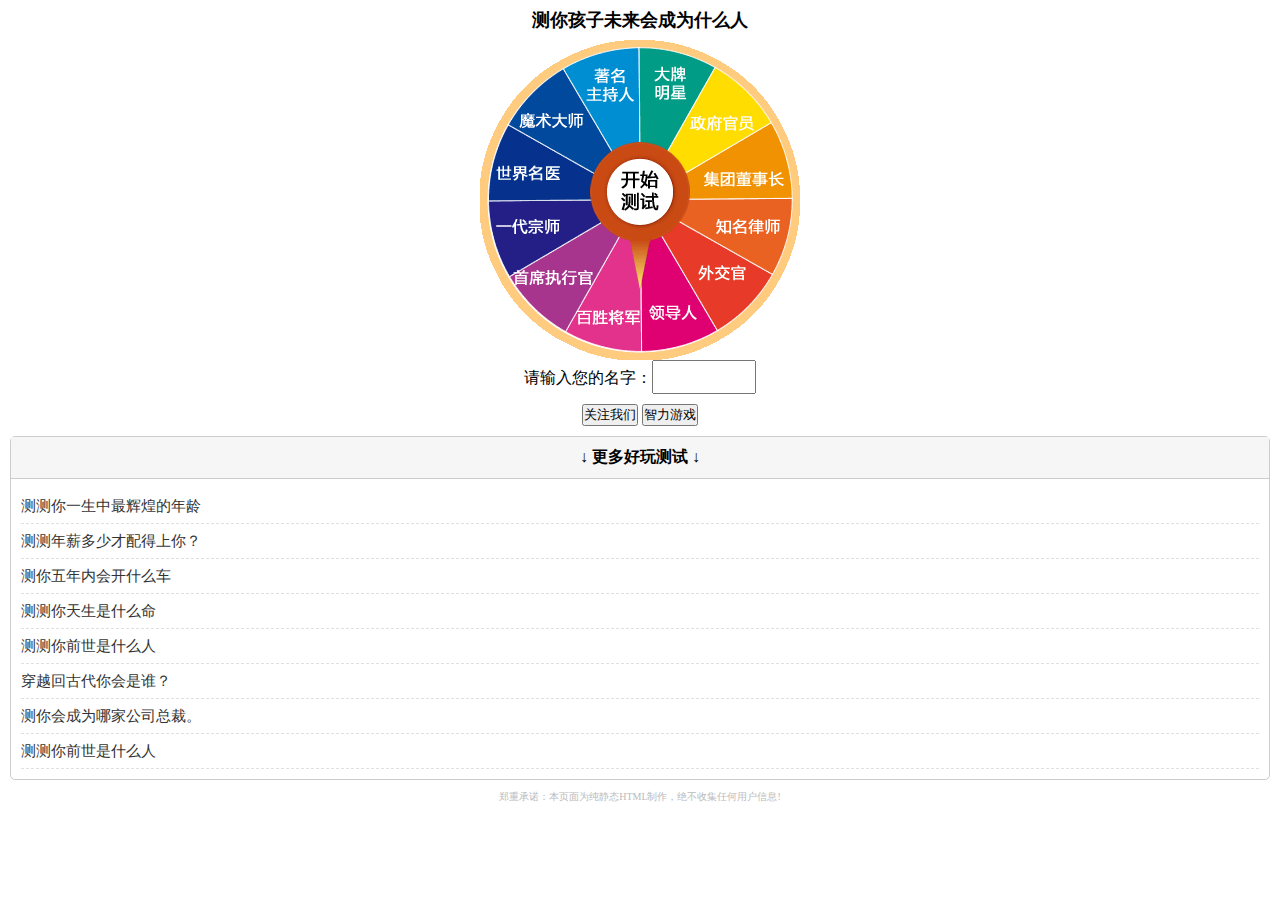
<file: MiniGame/ceshi/haizi/index.html>
<!DOCTYPE HTML>
<html>
<head>
<meta charset="utf-8">
<meta name="viewport" content="width=device-width,initial-scale=1,user-scalable=no" />
<meta name="apple-mobile-web-app-capable" content="yes">
<title>测你孩子未来会成为什么人</title>
<meta name="keywords" content="测你孩子未来会成为什么人" />
<meta name="description" content="测你孩子未来会成为什么人" />
<script type="text/javascript" src="jquery.min.js"></script>
<script type="text/javascript" src="jQueryRotate.2.2.js"></script>
<script type="text/javascript" src="jquery.easing.min.js"></script>
<link rel="stylesheet" href="zp.css" />
<style>
#disk{background:url(wenzhangku.gif) no-repeat }
</style>

<script type="text/javascript">
var info=new Array()
info[0]="百胜将军"
info[1]="首席执行官"
info[2]="一代宗师"
info[3]="世界名医"
info[4]="魔术大师"
info[5]="著名主持人"
info[6]="大牌明星"
info[7]="政府官员"
info[8]="集团董事长"
info[9]="知名律师"
info[10]="外交官"
info[11]="领导人"


function choujiang(){
	if($("#name").val()==""){
		alert("请输入您的名字");
		$("#name").focus();
		return false;
	}
	
	$.post("do.php", { name: $("#name").val()},function(data){
		var a = data*30+15;
		$("#startbtn").rotate({
			duration:3000,
			angle: 0, 
			animateTo:1440+a,
			easing: $.easing.easeOutSine,
			callback: function(){
							
				var infos="'"+$("#name").val()+"'的孩子未来会成为一名"+info[data]+"。";
				$(document).attr('title',infos+"测你孩子未来会成为什么人");
				var infos="<font color=orange><b>【测试结果】</b></font><br />"+infos;
				$("#tip").html(infos);
				$("#info").css({display:""});
			}
		});
				 
	});
				 
}

function retry(){
	$("#info").css({display:"none"});
}

</script>
</head>

<body>



<div id="main">
	<h1>测你孩子未来会成为什么人</h1>


   <div class="demo">
        <div id="disk"></div>
        <div id="start"><img src="start.png" id="startbtn" onClick="choujiang()"></div>
   </div>

	<div class="shuru">请输入您的名字：<input value="" id="name"></div>
   
</div>

<div id="info" style="display:none;">
	<div id="tip"></div>
	
	<div class="retry">
	<button onClick="retry()">重新测试</button>
	<button onClick="location.href='http://mp.weixin.qq.com/s?__biz=MjM5ODMzMjk5Nw==&mid=200442232&idx=1&sn=bb981cf0ec10bc9bf28f24179744f511&from=singlemessage&isappinstalled=0#rd'">关注我们</button>
	　<button onclick="location.href='http://game2.id87.com/'">更多好玩测试</button>
	</div>

</div>


<div id="footad">
	</div>


<div class="more_test_list" id="more_test">
<dt><h2>↓ 更多好玩测试 ↓</h2></dt>
<dd><a href="./huihuang/"><li>测测你一生中最辉煌的年龄</li></a><a href="./nianxin/"><li>测测年薪多少才配得上你？</li></a><a href="./kaiche/"><li>测你五年内会开什么车</li></a><a href="./tiansheng/"><li>测测你天生是什么命</li></a><a href="./qianshi/"><li>测测你前世是什么人</li></a><a href="./chuanyue/"><li>穿越回古代你会是谁？</li></a><a href="./ceo/"><li>测你会成为哪家公司总裁。</li></a><a href="./qianshi/"><li>测测你前世是什么人</li></a></dd>
</div>

<footer style="margin-top:10px; font-size:10px; color:#bbb; text-align:center;">
郑重承诺：本页面为纯静态HTML制作，绝不收集任何用户信息!
</footer>

<textarea id="adhtml" style="display:none">
	
<button onClick="location.href='http://mp.weixin.qq.com/s?__biz=MjM5ODMzMjk5Nw==&mid=200442232&idx=1&sn=bb981cf0ec10bc9bf28f24179744f511&from=singlemessage&isappinstalled=0#rd'">关注我们</button>
<button onClick="location.href='http://game2.id87.com/'">智力游戏</button>
	</textarea>


<script>
	infos=$("#adhtml").val();
	$("#footad").append(infos);
	</script>
<div style="display:none">
<script language="javascript" type="text/javascript" src="http://js.users.51.la/15858550.js"></script>
</div>

</body>
</html>
</file>
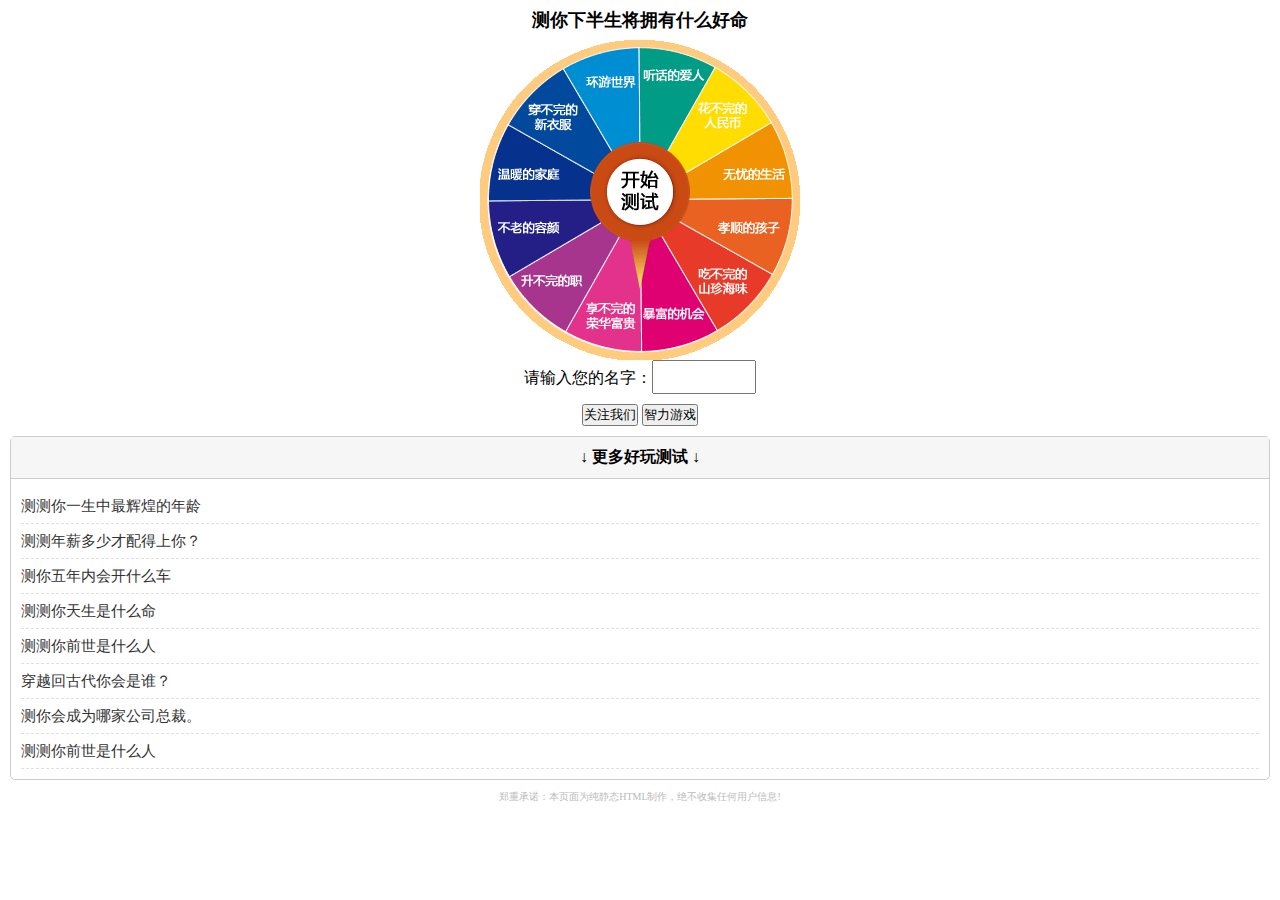
<file: MiniGame/ceshi/houbansheng/index.html>
<!DOCTYPE HTML>
<html>
<head>
<meta charset="utf-8">
<meta name="viewport" content="width=device-width,initial-scale=1,user-scalable=no" />
<meta name="apple-mobile-web-app-capable" content="yes">
<title>测你下半生将拥有什么好命</title>
<meta name="keywords" content="测你下半生将拥有什么好命" />
<meta name="description" content="测你下半生将拥有什么好命" />
<script type="text/javascript" src="jquery.min.js"></script>
<script type="text/javascript" src="jQueryRotate.2.2.js"></script>
<script type="text/javascript" src="jquery.easing.min.js"></script>
<link rel="stylesheet" href="zp.css" />
<style>
#disk{background:url(wenzhangku.gif) no-repeat }
</style>

<script type="text/javascript">
var info=new Array()
info[0]="享不完的荣华富贵"
info[1]="升不完的职"
info[2]="不老的容颜"
info[3]="温暖的家庭"
info[4]="穿不完的新衣服"
info[5]="环游世界"
info[6]="听话的爱人"
info[7]="花不完的人民币"
info[8]="无忧的生活"
info[9]="孝顺的孩子"
info[10]="吃不完的山珍海味"
info[11]="暴富的机会"


function choujiang(){
	if($("#name").val()==""){
		alert("请输入名字");
		$("#name").focus();
		return false;
	}
	
	$.post("do.php", { name: $("#name").val()},function(data){
		var a = data*30+15;
		$("#startbtn").rotate({
			duration:3000,
			angle: 0, 
			animateTo:1440+a,
			easing: $.easing.easeOutSine,
			callback: function(){
							
				var infos="“"+$("#name").val()+"”下半生将拥有"+info[data]+"。";
				$(document).attr('title',infos+"测你下半生将拥有什么好命");
				var infos="<font color=orange><b>【测试结果】</b></font><br />"+infos;
				$("#tip").html(infos);
				$("#info").css({display:""});
			}
		});
				 
	});
				 
}

function retry(){
	$("#info").css({display:"none"});
}

</script>
</head>

<body>



<div id="main">
	<h1>测你下半生将拥有什么好命</h1>

   <div class="demo">
        <div id="disk"></div>
        <div id="start"><img src="start.png" id="startbtn" onClick="choujiang()"></div>
   </div>

   <div class="shuru">请输入您的名字：<input value="" id="name"></div>
</div>

<div id="info" style="display:none;">
	<div id="tip"></div>
	
	<div class="retry">
	<button onClick="retry()">重新测试</button>
	<button onClick="location.href='http://mp.weixin.qq.com/s?__biz=MjM5ODMzMjk5Nw==&mid=200442232&idx=1&sn=bb981cf0ec10bc9bf28f24179744f511&from=singlemessage&isappinstalled=0#rd'">关注我们</button>
	　<button onclick="location.href='http://game2.id87.com/'">更多好玩测试</button>
	</div>

</div>


<div id="footad">
	</div>


<div class="more_test_list" id="more_test">
<dt><h2>↓ 更多好玩测试 ↓</h2></dt>
<dd><a href="./huihuang/"><li>测测你一生中最辉煌的年龄</li></a><a href="./nianxin/"><li>测测年薪多少才配得上你？</li></a><a href="./kaiche/"><li>测你五年内会开什么车</li></a><a href="./tiansheng/"><li>测测你天生是什么命</li></a><a href="./qianshi/"><li>测测你前世是什么人</li></a><a href="./chuanyue/"><li>穿越回古代你会是谁？</li></a><a href="./ceo/"><li>测你会成为哪家公司总裁。</li></a><a href="./qianshi/"><li>测测你前世是什么人</li></a></dd>
</div>

<footer style="margin-top:10px; font-size:10px; color:#bbb; text-align:center;">
郑重承诺：本页面为纯静态HTML制作，绝不收集任何用户信息!
</footer>

<textarea id="adhtml" style="display:none">
	
<button onClick="location.href='http://mp.weixin.qq.com/s?__biz=MjM5ODMzMjk5Nw==&mid=200442232&idx=1&sn=bb981cf0ec10bc9bf28f24179744f511&from=singlemessage&isappinstalled=0#rd'">关注我们</button>
<button onClick="location.href='http://game2.id87.com/'">智力游戏</button>
	</textarea>



	
	
<script>
	infos=$("#adhtml").val();
	$("#footad").append(infos);
	</script>
<div style="display:none">
<script language="javascript" type="text/javascript" src="http://js.users.51.la/15858550.js"></script>
</div>

</body>
</html>
</file>
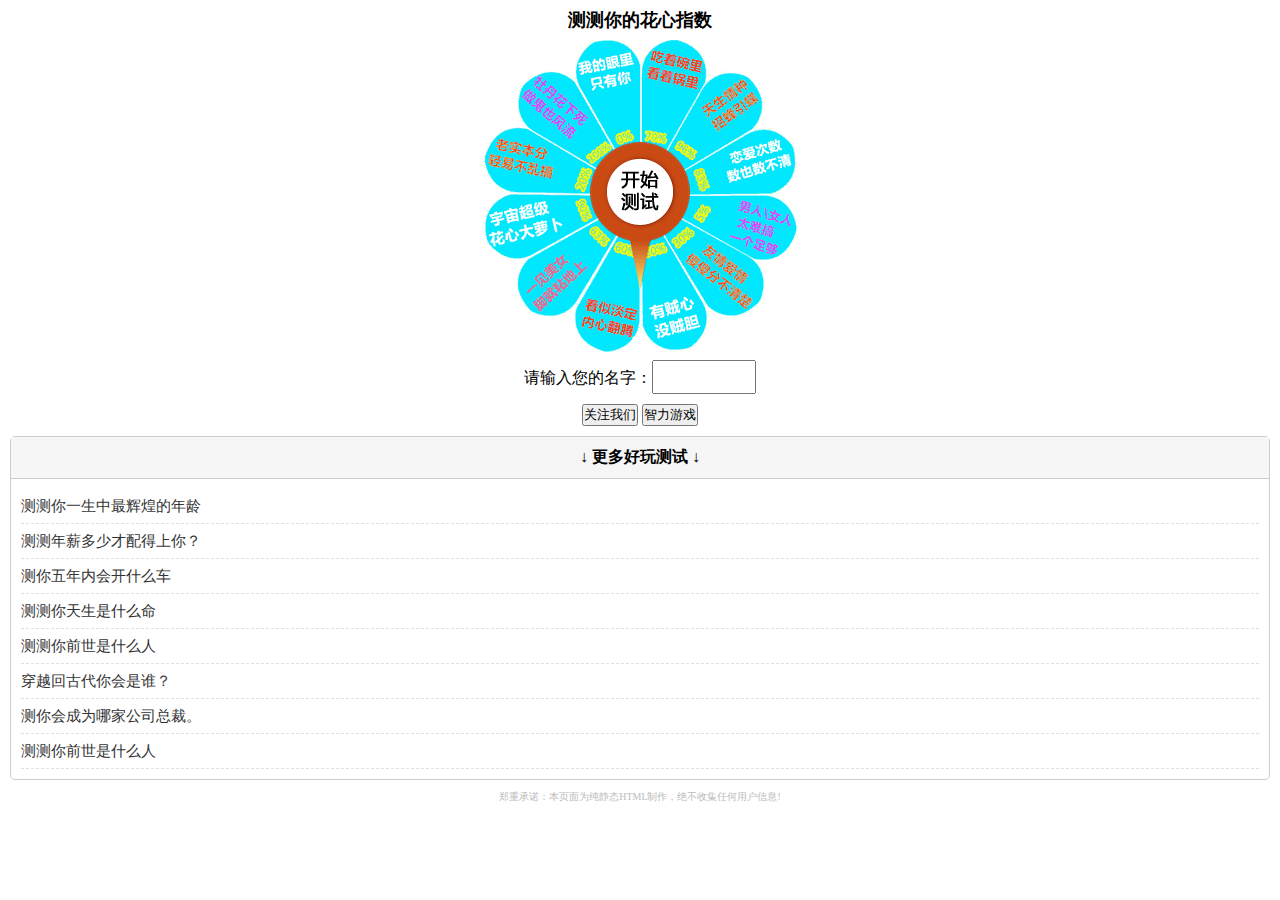
<file: MiniGame/ceshi/huaxin/index.html>
<!DOCTYPE HTML>
<html>
<head>
<meta charset="utf-8">
<meta name="viewport" content="width=device-width,initial-scale=1,user-scalable=no" />
<meta name="apple-mobile-web-app-capable" content="yes">
<title>测测你的花心指数</title>
<meta name="keywords" content="测测你的花心指数" />
<meta name="description" content="测测你的花心指数" />
<script type="text/javascript" src="jquery.min.js"></script>
<script type="text/javascript" src="jQueryRotate.2.2.js"></script>
<script type="text/javascript" src="jquery.easing.min.js"></script>
<link rel="stylesheet" href="zp.css" />
<style>
#disk{background:url(wenzhangku.gif) no-repeat }
</style>

<script type="text/javascript">
var info=new Array()
info[0]="60%，外表看似淡定，其实内心翻腾厉害"
info[1]="63%，一见美女or帅哥脚就粘在地上了"
info[2]="90%，宇宙超级花心大萝卜"
info[3]="20%，老实本分，轻易不乱搞"
info[4]="100%，牡丹花下死，做鬼也风流"
info[5]="0%，我的心里只有爱的人"
info[6]="70%，吃着碗里看着锅里"
info[7]="96%，天生情种，招蜂引蝶"
info[8]="83%，恋爱次数数也数不清"
info[9]="5%，爱人太难搞，一个足够"
info[10]="30%，友情爱情傻傻分不清楚"
info[11]="50%，有贼心你没贼胆"


function choujiang(){
	if($("#name").val()==""){
		alert("请输入名字");
		$("#name").focus();
		return false;
	}
	
	$.post("do.php", { name: $("#name").val()},function(data){
		var a = data*30+15;
		$("#startbtn").rotate({
			duration:3000,
			angle: 0, 
			animateTo:1440+a,
			easing: $.easing.easeOutSine,
			callback: function(){
							
				var infos="经鉴定“"+$("#name").val() + "”的花心指数" + info[data] +"。";
				$(document).attr('title',infos+"测测你的花心指数");
				var infos="<font color=orange><b>【测试结果】</b></font><br />"+infos;
				$("#tip").html(infos);
				$("#info").css({display:""});
			}
		});
				 
	});
				 
}

function retry(){
	$("#info").css({display:"none"});
}

</script>
</head>

<body>



<div id="main">
	<h1>测测你的花心指数</h1>

   <div class="demo">
        <div id="disk"></div>
        <div id="start"><img src="start.png" id="startbtn" onClick="choujiang()"></div>
   </div>

   <div class="shuru">请输入您的名字：<input value="" id="name"></div>
</div>

<div id="info" style="display:none;">
	<div id="tip"></div>
	
	<div class="retry">
	<button onClick="retry()">重新测试</button>
	<button onClick="location.href='http://mp.weixin.qq.com/s?__biz=MjM5ODMzMjk5Nw==&mid=200442232&idx=1&sn=bb981cf0ec10bc9bf28f24179744f511&from=singlemessage&isappinstalled=0#rd'">关注我们</button>
	　<button onclick="location.href='http://game2.id87.com/'">更多好玩测试</button>
	</div>

</div>


<div id="footad">
	</div>


<div class="more_test_list" id="more_test">
<dt><h2>↓ 更多好玩测试 ↓</h2></dt>
<dd><a href="./huihuang/"><li>测测你一生中最辉煌的年龄</li></a><a href="./nianxin/"><li>测测年薪多少才配得上你？</li></a><a href="./kaiche/"><li>测你五年内会开什么车</li></a><a href="./tiansheng/"><li>测测你天生是什么命</li></a><a href="./qianshi/"><li>测测你前世是什么人</li></a><a href="./chuanyue/"><li>穿越回古代你会是谁？</li></a><a href="./ceo/"><li>测你会成为哪家公司总裁。</li></a><a href="./qianshi/"><li>测测你前世是什么人</li></a></dd>
</div>

<footer style="margin-top:10px; font-size:10px; color:#bbb; text-align:center;">
郑重承诺：本页面为纯静态HTML制作，绝不收集任何用户信息!
</footer>

<textarea id="adhtml" style="display:none">
	
<button onClick="location.href='http://mp.weixin.qq.com/s?__biz=MjM5ODMzMjk5Nw==&mid=200442232&idx=1&sn=bb981cf0ec10bc9bf28f24179744f511&from=singlemessage&isappinstalled=0#rd'">关注我们</button>
<button onClick="location.href='http://game2.id87.com/'">智力游戏</button>
	</textarea>


<script>
	infos=$("#adhtml").val();
	$("#footad").append(infos);
	</script>
<div style="display:none">
<script language="javascript" type="text/javascript" src="http://js.users.51.la/15858550.js"></script>
</div>

</body>
</html>
</file>
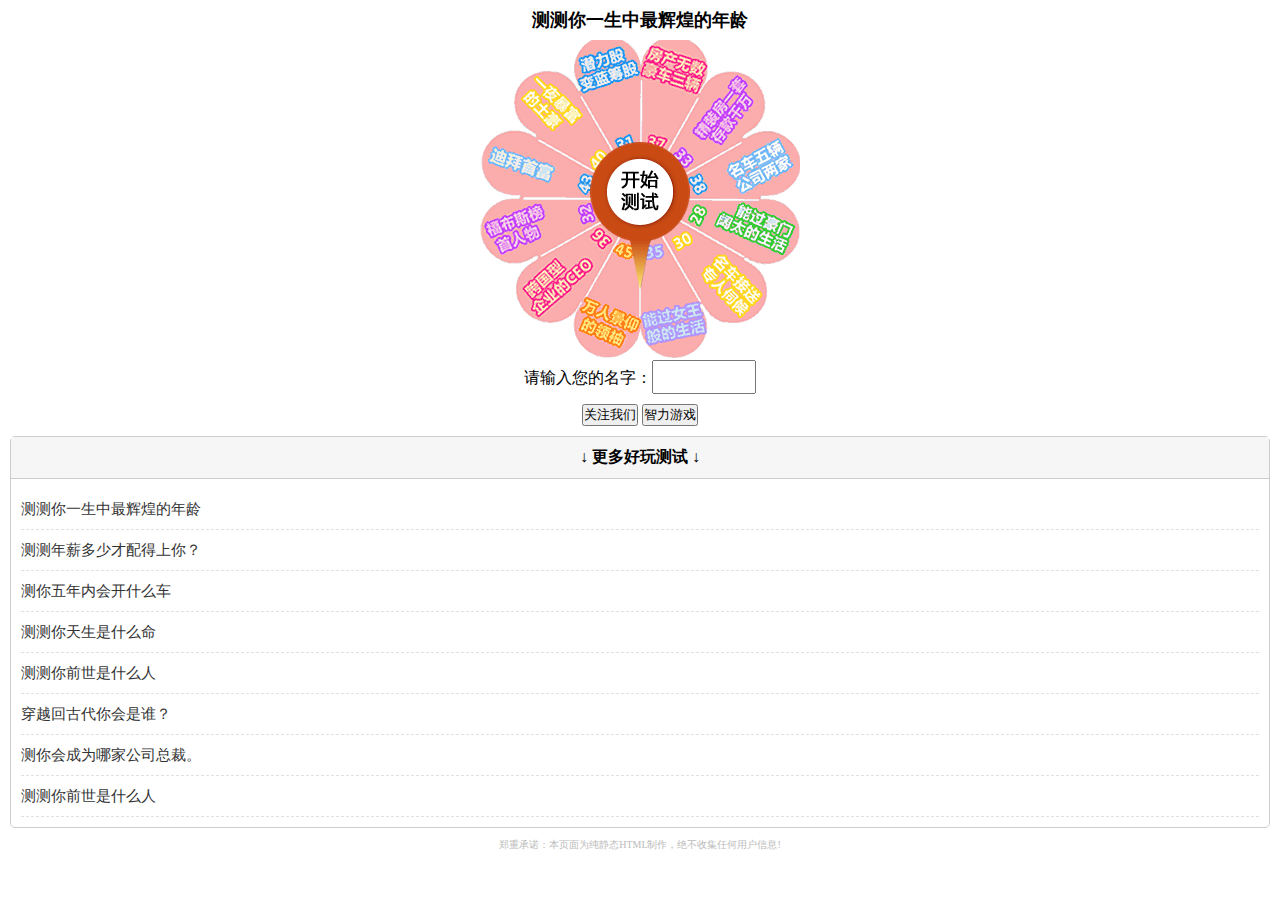
<file: MiniGame/ceshi/huihuang/index.html>
<!DOCTYPE HTML>
<html>
<head>
<meta charset="utf-8">
<meta name="viewport" content="width=device-width,initial-scale=1,user-scalable=no" />
<meta name="apple-mobile-web-app-capable" content="yes">
<title>测测你一生中最辉煌的年龄</title>
<meta name="keywords" content="测测你一生中最辉煌的年龄" />
<meta name="description" content="测测你一生中最辉煌的年龄" />
<script type="text/javascript" src="jquery.min.js"></script>
<script type="text/javascript" src="jQueryRotate.2.2.js"></script>
<script type="text/javascript" src="jquery.easing.min.js"></script>
<link rel="stylesheet" href="zp.css" />
<style>
#disk{background:url(wenzhangku.gif) no-repeat }
</style>

<script type="text/javascript">
var info=new Array()
info[0]="45岁，万人敬仰的额领袖"
info[1]="36岁，跨国企业的CEO"
info[2]="32岁，福布斯榜首人物"
info[3]="43岁，迪拜首富"
info[4]="40岁，一夜暴富的土豪"
info[5]="31岁，潜力股变蓝筹股"
info[6]="37岁，房产无数，豪车三辆"
info[7]="33岁，精装房一套，存款千万"
info[8]="38岁，名车五辆，公司两家"
info[9]="28岁，豪门阔太的生活"
info[10]="30岁，名车接送，专人伺候"
info[11]="35岁，女王般的生活"


function choujiang(){
	if($("#name").val()==""){
		alert("请输入名字");
		$("#name").focus();
		return false;
	}
	
	$.post("do.php", { name: $("#name").val()},function(data){
		var a = data*30+15;
		$("#startbtn").rotate({
			duration:6000,
			angle: 0, 
			animateTo:2880+a,
			easing: $.easing.easeOutSine,
			callback: function(){
							
				var infos="“"+$("#name").val()+"”最辉煌的时候会在"+info[data]+"。";
				$(document).attr('title',infos+"测测你一生中最辉煌的年龄");
				var infos="<font color=orange><b>【测试结果】</b></font><br />"+infos;
				$("#tip").html(infos);
				$("#info").css({display:""});
			}
		});
				 
	});
				 
}

function retry(){
	$("#info").css({display:"none"});
}

</script>
</head>

<body>



<div id="main">
	<h1>测测你一生中最辉煌的年龄</h1>


   <div class="demo">
        <div id="disk"></div>
        <div id="start"><img src="start.png" id="startbtn" onClick="choujiang()"></div>
   </div>

	<div class="shuru">请输入您的名字：<input value="" id="name"></div>
   
</div>

<div id="info" style="display:none;">
	<div id="tip"></div>
	
	<div class="retry">
	<button onClick="retry()">重新测试</button>
	<button onClick="location.href='http://mp.weixin.qq.com/s?__biz=MjM5ODMzMjk5Nw==&mid=200442232&idx=1&sn=bb981cf0ec10bc9bf28f24179744f511&from=singlemessage&isappinstalled=0#rd'">关注我们</button>
	　<button onclick="location.href='http://game2.id87.com/'">更多好玩测试</button>
	</div>

</div>


<div id="footad">
	</div>


<div class="more_test_list" id="more_test">
<dt><h2>↓ 更多好玩测试 ↓</h2></dt>
<dd><a href="./huihuang/"><li>测测你一生中最辉煌的年龄</li></a><a href="./nianxin/"><li>测测年薪多少才配得上你？</li></a><a href="./kaiche/"><li>测你五年内会开什么车</li></a><a href="./tiansheng/"><li>测测你天生是什么命</li></a><a href="./qianshi/"><li>测测你前世是什么人</li></a><a href="./chuanyue/"><li>穿越回古代你会是谁？</li></a><a href="./ceo/"><li>测你会成为哪家公司总裁。</li></a><a href="./qianshi/"><li>测测你前世是什么人</li></a></dd>
</div>

<footer style="margin-top:10px; font-size:10px; color:#bbb; text-align:center;">
郑重承诺：本页面为纯静态HTML制作，绝不收集任何用户信息!
</footer>

<textarea id="adhtml" style="display:none">
	
<button onClick="location.href='http://mp.weixin.qq.com/s?__biz=MjM5ODMzMjk5Nw==&mid=200442232&idx=1&sn=bb981cf0ec10bc9bf28f24179744f511&from=singlemessage&isappinstalled=0#rd'">关注我们</button>
<button onClick="location.href='http://game2.id87.com/'">智力游戏</button>
	</textarea>


<script>
	infos=$("#adhtml").val();
	$("#footad").append(infos);
	</script>
<div style="display:none">
<script language="javascript" type="text/javascript" src="http://js.users.51.la/15858550.js"></script>
</div>

</body>
</html>
</file>
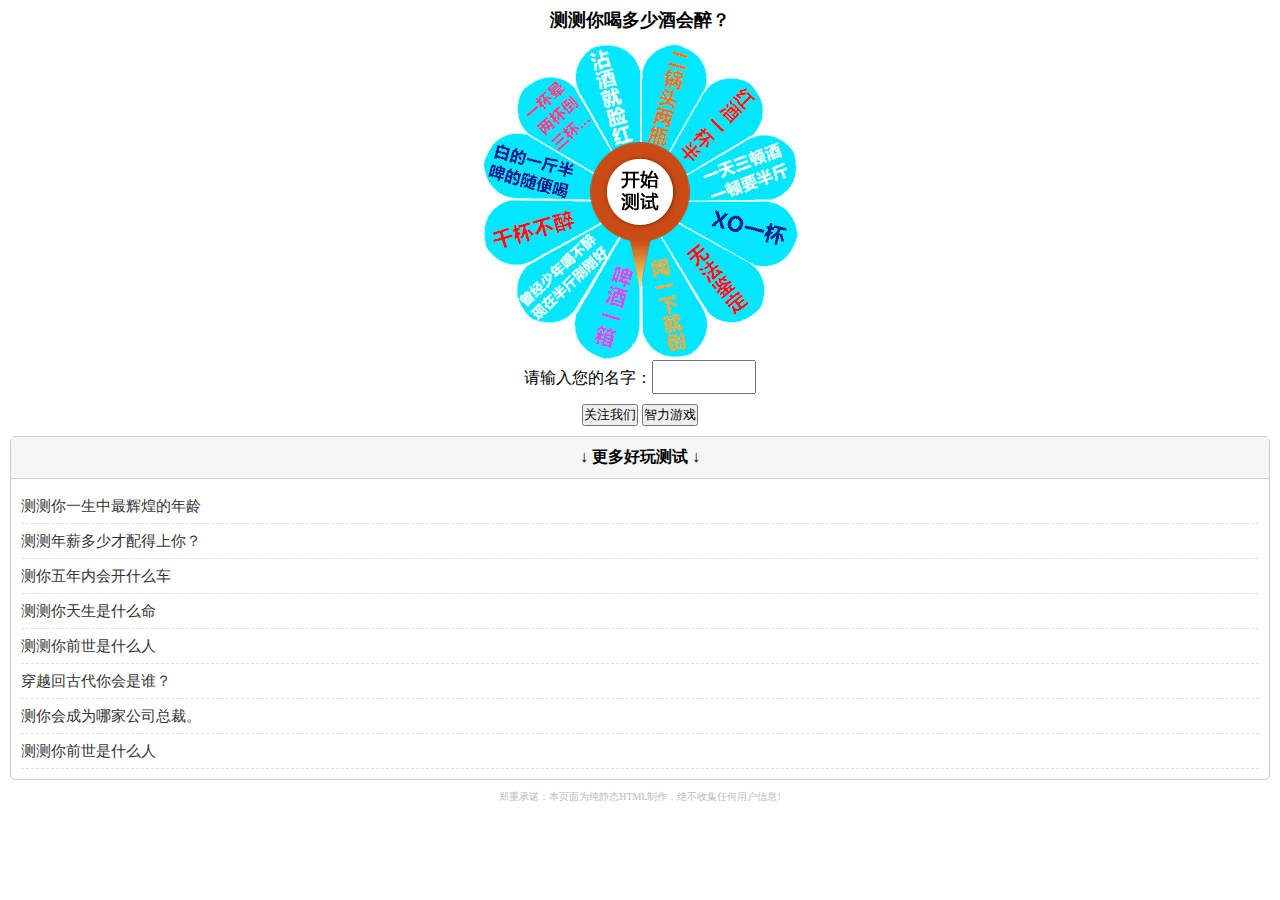
<file: MiniGame/ceshi/jiuliang/index.html>
<!DOCTYPE HTML>
<html>
<head>
<meta charset="utf-8">
<meta name="viewport" content="width=device-width,initial-scale=1,user-scalable=no" />
<meta name="apple-mobile-web-app-capable" content="yes">
<title>测测你喝多少酒会醉？</title>
<meta name="keywords" content="测测你喝多少酒会醉？" />
<meta name="description" content="测测你喝多少酒会醉？" />
<script type="text/javascript" src="jquery.min.js"></script>
<script type="text/javascript" src="jQueryRotate.2.2.js"></script>
<script type="text/javascript" src="jquery.easing.min.js"></script>
<link rel="stylesheet" href="zp.css" />
<style>
#disk{background:url(wenzhangku.gif) no-repeat }
</style>

<script type="text/javascript">
var info=new Array()
info[0]="啤酒一箱"
info[1]="曾经少年喝不醉，现在半斤刚刚好"
info[2]="千杯不醉"
info[3]="白的一斤半，啤的随便喝"
info[4]="一杯晕，两杯倒，三杯…"
info[5]="沾酒就脸红"
info[6]="二锅头两瓶"
info[7]="红酒一杯半"
info[8]="一天三顿酒，一顿要半斤"
info[9]="XO一杯"
info[10]="太大，从没醉过，无法鉴定"
info[11]="太逊，闻一下就倒"


function choujiang(){
	if($("#name").val()==""){
		alert("请输入名字");
		$("#name").focus();
		return false;
	}
	
	$.post("do.php", { name: $("#name").val()},function(data){
		var a = data*30+15;
		$("#startbtn").rotate({
			duration:3000,
			angle: 0, 
			animateTo:1440+a,
			easing: $.easing.easeOutSine,
			callback: function(){
							
				var infos="“"+$("#name").val() + "”的酒量为" + info[data] +"。";
				$(document).attr('title',infos+"测测你喝多少酒会醉？");
				var infos="<font color=orange><b>【测试结果】</b></font><br />"+infos;
				$("#tip").html(infos);
				$("#info").css({display:""});
			}
		});
				 
	});
				 
}

function retry(){
	$("#info").css({display:"none"});
}

</script>
</head>

<body>



<div id="main">
	<h1>测测你喝多少酒会醉？</h1>

   <div class="demo">
        <div id="disk"></div>
        <div id="start"><img src="start.png" id="startbtn" onClick="choujiang()"></div>
   </div>

   <div class="shuru">请输入您的名字：<input value="" id="name"></div>
</div>

<div id="info" style="display:none;">
	<div id="tip"></div>
	
	<div class="retry">
	<button onClick="retry()">重新测试</button>
	<button onClick="location.href='http://mp.weixin.qq.com/s?__biz=MjM5ODMzMjk5Nw==&mid=200442232&idx=1&sn=bb981cf0ec10bc9bf28f24179744f511&from=singlemessage&isappinstalled=0#rd'">关注我们</button>
	　<button onclick="location.href='http://game2.id87.com/'">更多好玩测试</button>
	</div>

</div>


<div id="footad">
	</div>


<div class="more_test_list" id="more_test">
<dt><h2>↓ 更多好玩测试 ↓</h2></dt>
<dd><a href="./huihuang/"><li>测测你一生中最辉煌的年龄</li></a><a href="./nianxin/"><li>测测年薪多少才配得上你？</li></a><a href="./kaiche/"><li>测你五年内会开什么车</li></a><a href="./tiansheng/"><li>测测你天生是什么命</li></a><a href="./qianshi/"><li>测测你前世是什么人</li></a><a href="./chuanyue/"><li>穿越回古代你会是谁？</li></a><a href="./ceo/"><li>测你会成为哪家公司总裁。</li></a><a href="./qianshi/"><li>测测你前世是什么人</li></a></dd>
</div>

<footer style="margin-top:10px; font-size:10px; color:#bbb; text-align:center;">
郑重承诺：本页面为纯静态HTML制作，绝不收集任何用户信息!
</footer>

<textarea id="adhtml" style="display:none">
	
<button onClick="location.href='http://mp.weixin.qq.com/s?__biz=MjM5ODMzMjk5Nw==&mid=200442232&idx=1&sn=bb981cf0ec10bc9bf28f24179744f511&from=singlemessage&isappinstalled=0#rd'">关注我们</button>
<button onClick="location.href='http://game2.id87.com/'">智力游戏</button>
	</textarea>


<script>
	infos=$("#adhtml").val();
	$("#footad").append(infos);
	</script>
<div style="display:none">
<script language="javascript" type="text/javascript" src="http://js.users.51.la/15858550.js"></script>
</div>

</body>
</html>
</file>
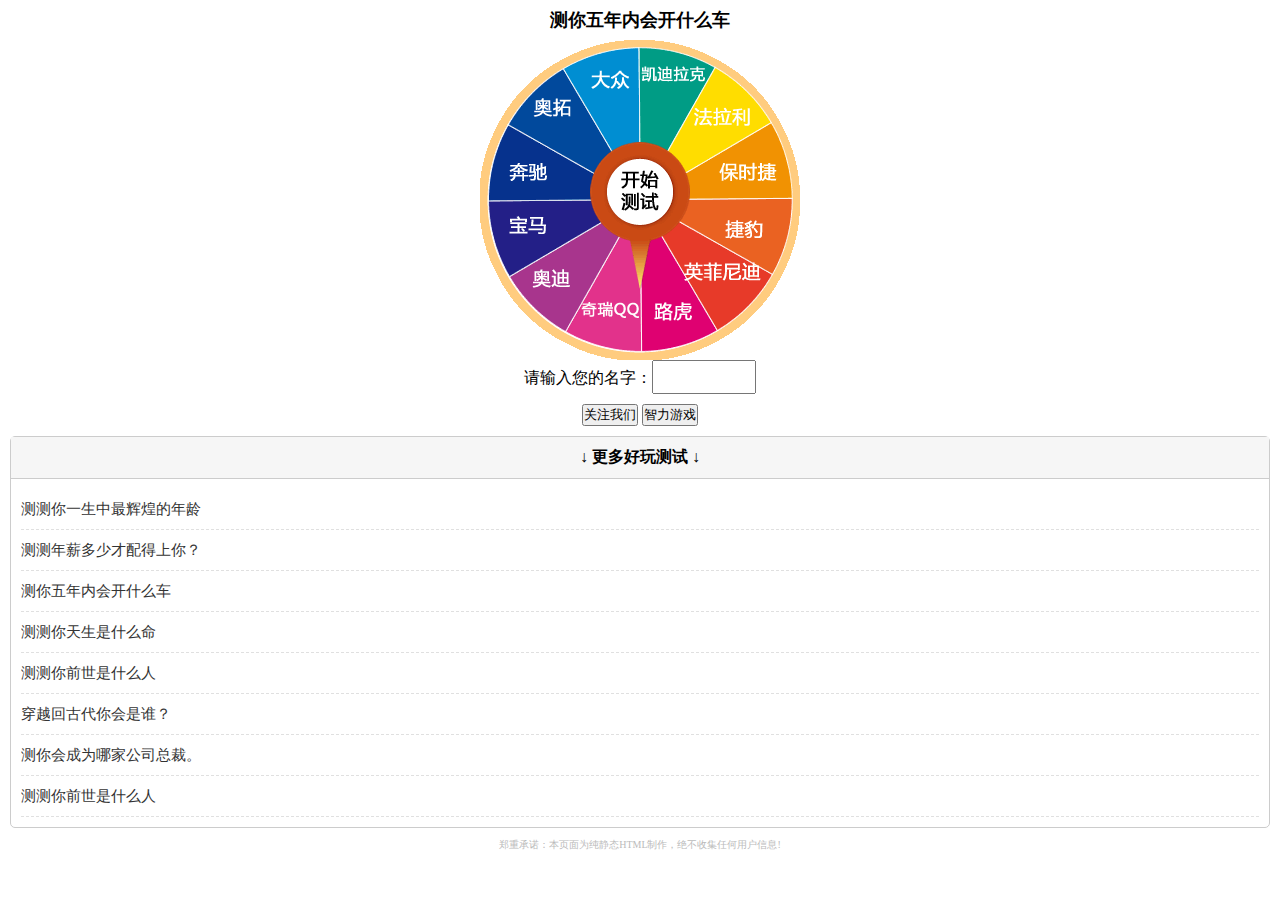
<file: MiniGame/ceshi/kaiche/index.html>
<!DOCTYPE HTML>
<html>
<head>
<meta charset="utf-8">
<meta name="viewport" content="width=device-width,initial-scale=1,user-scalable=no" />
<meta name="apple-mobile-web-app-capable" content="yes">
<title>测你五年内会开什么车</title>
<meta name="keywords" content="测你五年内会开什么车" />
<meta name="description" content="测你五年内会开什么车" />
<script type="text/javascript" src="jquery.min.js"></script>
<script type="text/javascript" src="jQueryRotate.2.2.js"></script>
<script type="text/javascript" src="jquery.easing.min.js"></script>
<link rel="stylesheet" href="zp.css" />
<style>
#disk{background:url(wenzhangku.gif) no-repeat }
</style>

<script type="text/javascript">
var info=new Array()
info[0]="奇瑞QQ"
info[1]="奥迪"
info[2]="宝马"
info[3]="奔驰"
info[4]="奥拓"
info[5]="大众"
info[6]="凯迪拉克"
info[7]="法拉利"
info[8]="保时捷"
info[9]="捷豹"
info[10]="英菲尼迪"
info[11]="路虎"


function choujiang(){
	if($("#name").val()==""){
		alert("请输入名字");
		$("#name").focus();
		return false;
	}
	
	$.post("do.php", { name: $("#name").val()},function(data){
		var a = data*30+15;
		$("#startbtn").rotate({
			duration:3000,
			angle: 0, 
			animateTo:1440+a,
			easing: $.easing.easeOutSine,
			callback: function(){
							
				var infos="“"+$("#name").val()+"”五年内会开上"+info[data]+"。";
				$(document).attr('title',infos+"测你五年内会开什么车");
				var infos="<font color=orange><b>【测试结果】</b></font><br />"+infos;
				$("#tip").html(infos);
				$("#info").css({display:""});
			}
		});
				 
	});
				 
}

function retry(){
	$("#info").css({display:"none"});
}

</script>
</head>

<body>



<div id="main">
	<h1>测你五年内会开什么车</h1>


   <div class="demo">
        <div id="disk"></div>
        <div id="start"><img src="start.png" id="startbtn" onClick="choujiang()"></div>
   </div>

	<div class="shuru">请输入您的名字：<input value="" id="name"></div>
   
</div>

<div id="info" style="display:none;">
	<div id="tip"></div>
	
	<div class="retry">
	<button onClick="retry()">重新测试</button>
	<button onClick="location.href='http://mp.weixin.qq.com/s?__biz=MjM5ODMzMjk5Nw==&mid=200442232&idx=1&sn=bb981cf0ec10bc9bf28f24179744f511&from=singlemessage&isappinstalled=0#rd'">关注我们</button>
	　<button onclick="location.href='http://game2.id87.com/'">更多好玩测试</button>
	</div>

</div>


<div id="footad">
	</div>


<div class="more_test_list" id="more_test">
<dt><h2>↓ 更多好玩测试 ↓</h2></dt>
<dd><a href="./huihuang/"><li>测测你一生中最辉煌的年龄</li></a><a href="./nianxin/"><li>测测年薪多少才配得上你？</li></a><a href="./kaiche/"><li>测你五年内会开什么车</li></a><a href="./tiansheng/"><li>测测你天生是什么命</li></a><a href="./qianshi/"><li>测测你前世是什么人</li></a><a href="./chuanyue/"><li>穿越回古代你会是谁？</li></a><a href="./ceo/"><li>测你会成为哪家公司总裁。</li></a><a href="./qianshi/"><li>测测你前世是什么人</li></a></dd>
</div>

<footer style="margin-top:10px; font-size:10px; color:#bbb; text-align:center;">
郑重承诺：本页面为纯静态HTML制作，绝不收集任何用户信息!
</footer>

<textarea id="adhtml" style="display:none">
	
<button onClick="location.href='http://mp.weixin.qq.com/s?__biz=MjM5ODMzMjk5Nw==&mid=200442232&idx=1&sn=bb981cf0ec10bc9bf28f24179744f511&from=singlemessage&isappinstalled=0#rd'">关注我们</button>
<button onClick="location.href='http://game2.id87.com/'">智力游戏</button>
	</textarea>


<script>
	infos=$("#adhtml").val();
	$("#footad").append(infos);
	</script>
<div style="display:none">
<script language="javascript" type="text/javascript" src="http://js.users.51.la/15858550.js"></script>
</div>

</body>
</html>
</file>
<file: MiniGame/ceshi/anlian/zp.css>
﻿@charset "utf-8";*{margin:0;padding:0}#main{margin:0px auto;}#main h1{text-align:center;font-size:18px;line-height:40px;}#main .shuru{margin-bottom:10px;text-align:center;}#main .shuru input{width:100px;height:30px;font-size:18px;}.demo{width:320px;height:320px;margin:0px auto;position:relative;}#disk{width:320px;height:320px;}#start{width:100px;height:195px;position:absolute;top:55px;left:110px;}#start img{cursor:pointer}#info{width:100%;height:30%;border:1px #999999 solid;position:fixed;bottom:35%;background:#FFF;padding:5%;text-align:center;opacity:0.95;z-index:999;}#footad,#footad2{margin-top:10px;text-align:center;z-index:-1}.retry button{font-size:16px;}a{color:#333;text-decoration:none;}li{list-style:none;}.more_test_list{background:#FFF;margin:10px 10px 0px 10px;border:#CCC 1px solid;-moz-border-radius:5px;-webkit-border-radius:5px;border-radius:5px;}.more_test_list dt{border-bottom:#CCC 1px solid;text-align:center;background:#F6F6F6;}.more_test_list dt h2{font-size:16px;}.more_test_list dt,.more_test_list dd{padding:10px;}.more_test_list li{overflow:hidden;text-overflow:ellipsis;white-space:nowrap;border-bottom:#E0E0E0 dashed 1px;height:34px;line-height:34px;background:url(http://api2.gz.1251008026.cee.myqcloud.com/images/zp/yjt.png) right no-repeat;padding-right:9px;font-size:15px;}
</file>
<file: MiniGame/ceshi/ceo/zp.css>
﻿@charset "utf-8";*{margin:0;padding:0}#main{margin:0px auto;}#main h1{text-align:center;font-size:18px;line-height:40px;}#main .shuru{margin-bottom:10px;text-align:center;}#main .shuru input{width:100px;height:30px;font-size:18px;}.demo{width:320px;height:320px;margin:0px auto;position:relative;}#disk{width:320px;height:320px;}#start{width:100px;height:195px;position:absolute;top:55px;left:110px;}#start img{cursor:pointer}#info{width:100%;height:30%;border:1px #999999 solid;position:fixed;bottom:35%;background:#FFF;padding:5%;text-align:center;opacity:0.95;z-index:999;}#footad,#footad2{margin-top:10px;text-align:center;z-index:-1}.retry button{font-size:16px;}a{color:#333;text-decoration:none;}li{list-style:none;}.more_test_list{background:#FFF;margin:10px 10px 0px 10px;border:#CCC 1px solid;-moz-border-radius:5px;-webkit-border-radius:5px;border-radius:5px;}.more_test_list dt{border-bottom:#CCC 1px solid;text-align:center;background:#F6F6F6;}.more_test_list dt h2{font-size:16px;}.more_test_list dt,.more_test_list dd{padding:10px;}.more_test_list li{overflow:hidden;text-overflow:ellipsis;white-space:nowrap;border-bottom:#E0E0E0 dashed 1px;height:34px;line-height:34px;background:url(http://api2.gz.1251008026.cee.myqcloud.com/images/zp/yjt.png) right no-repeat;padding-right:9px;font-size:15px;}
</file>
<file: MiniGame/ceshi/chuanyue/zp.css>
@charset "utf-8";*{margin:0;padding:0}#main{margin:0px auto;}#main h1{text-align:center;font-size:18px;line-height:40px;}#main .shuru{margin-bottom:10px;text-align:center;}#main .shuru input{width:100px;height:30px;font-size:18px;}.demo{width:320px;height:320px;margin:0px auto;position:relative;}#disk{width:320px;height:320px;}#start{width:100px;height:195px;position:absolute;top:55px;left:110px;}#start img{cursor:pointer}#info{width:100%;height:30%;border:1px #999999 solid;position:fixed;bottom:35%;background:#FFF;padding:5%;text-align:center;opacity:0.95;z-index:999;}#footad,#footad2{margin-top:10px;text-align:center;z-index:-1}.retry button{font-size:16px;}a{color:#333;text-decoration:none;}li{list-style:none;}.more_test_list{background:#FFF;margin:10px 10px 0px 10px;border:#CCC 1px solid;-moz-border-radius:5px;-webkit-border-radius:5px;border-radius:5px;}.more_test_list dt{border-bottom:#CCC 1px solid;text-align:center;background:#F6F6F6;}.more_test_list dt h2{font-size:16px;}.more_test_list dt,.more_test_list dd{padding:10px;}.more_test_list li{overflow:hidden;text-overflow:ellipsis;white-space:nowrap;border-bottom:#E0E0E0 dashed 1px;height:34px;line-height:34px;background:url(http://api2.gz.1251008026.cee.myqcloud.com/images/zp/yjt.png) right no-repeat;padding-right:9px;font-size:15px;}
</file>
<file: MiniGame/ceshi/fangzi/zp.css>
﻿@charset "utf-8";*{margin:0;padding:0}#main{margin:0px auto;}#main h1{text-align:center;font-size:18px;line-height:40px;}#main .shuru{margin-bottom:10px;text-align:center;}#main .shuru input{width:100px;height:30px;font-size:18px;}.demo{width:320px;height:320px;margin:0px auto;position:relative;}#disk{width:320px;height:320px;}#start{width:100px;height:195px;position:absolute;top:55px;left:110px;}#start img{cursor:pointer}#info{width:100%;height:30%;border:1px #999999 solid;position:fixed;bottom:35%;background:#FFF;padding:5%;text-align:center;opacity:0.95;z-index:999;}#footad,#footad2{margin-top:10px;text-align:center;z-index:-1}.retry button{font-size:16px;}a{color:#333;text-decoration:none;}li{list-style:none;}.more_test_list{background:#FFF;margin:10px 10px 0px 10px;border:#CCC 1px solid;-moz-border-radius:5px;-webkit-border-radius:5px;border-radius:5px;}.more_test_list dt{border-bottom:#CCC 1px solid;text-align:center;background:#F6F6F6;}.more_test_list dt h2{font-size:16px;}.more_test_list dt,.more_test_list dd{padding:10px;}.more_test_list li{overflow:hidden;text-overflow:ellipsis;white-space:nowrap;border-bottom:#E0E0E0 dashed 1px;height:34px;line-height:34px;background:url(http://api2.gz.1251008026.cee.myqcloud.com/images/zp/yjt.png) right no-repeat;padding-right:9px;font-size:15px;}
</file>
<file: MiniGame/ceshi/haizi/zp.css>
﻿@charset "utf-8";*{margin:0;padding:0}#main{margin:0px auto;}#main h1{text-align:center;font-size:18px;line-height:40px;}#main .shuru{margin-bottom:10px;text-align:center;}#main .shuru input{width:100px;height:30px;font-size:18px;}.demo{width:320px;height:320px;margin:0px auto;position:relative;}#disk{width:320px;height:320px;}#start{width:100px;height:195px;position:absolute;top:55px;left:110px;}#start img{cursor:pointer}#info{width:100%;height:30%;border:1px #999999 solid;position:fixed;bottom:35%;background:#FFF;padding:5%;text-align:center;opacity:0.95;z-index:999;}#footad,#footad2{margin-top:10px;text-align:center;z-index:-1}.retry button{font-size:16px;}a{color:#333;text-decoration:none;}li{list-style:none;}.more_test_list{background:#FFF;margin:10px 10px 0px 10px;border:#CCC 1px solid;-moz-border-radius:5px;-webkit-border-radius:5px;border-radius:5px;}.more_test_list dt{border-bottom:#CCC 1px solid;text-align:center;background:#F6F6F6;}.more_test_list dt h2{font-size:16px;}.more_test_list dt,.more_test_list dd{padding:10px;}.more_test_list li{overflow:hidden;text-overflow:ellipsis;white-space:nowrap;border-bottom:#E0E0E0 dashed 1px;height:34px;line-height:34px;background:url(http://api2.gz.1251008026.cee.myqcloud.com/images/zp/yjt.png) right no-repeat;padding-right:9px;font-size:15px;}
</file>
<file: MiniGame/ceshi/houbansheng/zp.css>
﻿@charset "utf-8";*{margin:0;padding:0}#main{margin:0px auto;}#main h1{text-align:center;font-size:18px;line-height:40px;}#main .shuru{margin-bottom:10px;text-align:center;}#main .shuru input{width:100px;height:30px;font-size:18px;}.demo{width:320px;height:320px;margin:0px auto;position:relative;}#disk{width:320px;height:320px;}#start{width:100px;height:195px;position:absolute;top:55px;left:110px;}#start img{cursor:pointer}#info{width:100%;height:30%;border:1px #999999 solid;position:fixed;bottom:35%;background:#FFF;padding:5%;text-align:center;opacity:0.95;z-index:999;}#footad,#footad2{margin-top:10px;text-align:center;z-index:-1}.retry button{font-size:16px;}a{color:#333;text-decoration:none;}li{list-style:none;}.more_test_list{background:#FFF;margin:10px 10px 0px 10px;border:#CCC 1px solid;-moz-border-radius:5px;-webkit-border-radius:5px;border-radius:5px;}.more_test_list dt{border-bottom:#CCC 1px solid;text-align:center;background:#F6F6F6;}.more_test_list dt h2{font-size:16px;}.more_test_list dt,.more_test_list dd{padding:10px;}.more_test_list li{overflow:hidden;text-overflow:ellipsis;white-space:nowrap;border-bottom:#E0E0E0 dashed 1px;height:34px;line-height:34px;background:url(http://api2.gz.1251008026.cee.myqcloud.com/images/zp/yjt.png) right no-repeat;padding-right:9px;font-size:15px;}
</file>
<file: MiniGame/ceshi/huaxin/zp.css>
﻿@charset "utf-8";*{margin:0;padding:0}#main{margin:0px auto;}#main h1{text-align:center;font-size:18px;line-height:40px;}#main .shuru{margin-bottom:10px;text-align:center;}#main .shuru input{width:100px;height:30px;font-size:18px;}.demo{width:320px;height:320px;margin:0px auto;position:relative;}#disk{width:320px;height:320px;}#start{width:100px;height:195px;position:absolute;top:55px;left:110px;}#start img{cursor:pointer}#info{width:100%;height:30%;border:1px #999999 solid;position:fixed;bottom:35%;background:#FFF;padding:5%;text-align:center;opacity:0.95;z-index:999;}#footad,#footad2{margin-top:10px;text-align:center;z-index:-1}.retry button{font-size:16px;}a{color:#333;text-decoration:none;}li{list-style:none;}.more_test_list{background:#FFF;margin:10px 10px 0px 10px;border:#CCC 1px solid;-moz-border-radius:5px;-webkit-border-radius:5px;border-radius:5px;}.more_test_list dt{border-bottom:#CCC 1px solid;text-align:center;background:#F6F6F6;}.more_test_list dt h2{font-size:16px;}.more_test_list dt,.more_test_list dd{padding:10px;}.more_test_list li{overflow:hidden;text-overflow:ellipsis;white-space:nowrap;border-bottom:#E0E0E0 dashed 1px;height:34px;line-height:34px;background:url(http://api2.gz.1251008026.cee.myqcloud.com/images/zp/yjt.png) right no-repeat;padding-right:9px;font-size:15px;}
</file>
<file: MiniGame/ceshi/huihuang/zp.css>
﻿@charset "utf-8";*{margin:0;padding:0}#main{margin:0px auto;}#main h1{text-align:center;font-size:18px;line-height:40px;}#main .shuru{margin-bottom:10px;text-align:center;}#main .shuru input{width:100px;height:30px;font-size:18px;}.demo{width:320px;height:320px;margin:0px auto;position:relative;}#disk{width:320px;height:320px;}#start{width:100px;height:195px;position:absolute;top:55px;left:110px;}#start img{cursor:pointer}#info{width:100%;height:30%;border:1px #999999 solid;position:fixed;bottom:35%;background:#FFF;padding:5%;text-align:center;opacity:0.95;z-index:999;}#footad{margin-top:10px;text-align:center;z-index:-1}.retry button{font-size:16px;}a{color:#333;text-decoration:none;}li{list-style:none;}.more_test_list{background:#FFF;margin:10px;font-size:14px;border:#CCC 1px solid;-moz-border-radius:5px;-webkit-border-radius:5px;border-radius:5px;}.more_test_list dt{border-bottom:#CCC 1px solid;text-align:center;background:#F6F6F6;}.more_test_list dt h2{font-size:16px;}.more_test_list dt,.more_test_list dd{padding:10px;}.more_test_list li{overflow:hidden;text-overflow:ellipsis;white-space:nowrap;border-bottom:#E0E0E0 dashed 1px;height:40px;line-height:40px;background:url(http://m.shiyongxuetang.com/skin/weixin/images/yjt.png) right no-repeat;padding-right:9px;font-size:15px;}
</file>
<file: MiniGame/ceshi/jiuliang/zp.css>
﻿@charset "utf-8";*{margin:0;padding:0}#main{margin:0px auto;}#main h1{text-align:center;font-size:18px;line-height:40px;}#main .shuru{margin-bottom:10px;text-align:center;}#main .shuru input{width:100px;height:30px;font-size:18px;}.demo{width:320px;height:320px;margin:0px auto;position:relative;}#disk{width:320px;height:320px;}#start{width:100px;height:195px;position:absolute;top:55px;left:110px;}#start img{cursor:pointer}#info{width:100%;height:30%;border:1px #999999 solid;position:fixed;bottom:35%;background:#FFF;padding:5%;text-align:center;opacity:0.95;z-index:999;}#footad,#footad2{margin-top:10px;text-align:center;z-index:-1}.retry button{font-size:16px;}a{color:#333;text-decoration:none;}li{list-style:none;}.more_test_list{background:#FFF;margin:10px 10px 0px 10px;border:#CCC 1px solid;-moz-border-radius:5px;-webkit-border-radius:5px;border-radius:5px;}.more_test_list dt{border-bottom:#CCC 1px solid;text-align:center;background:#F6F6F6;}.more_test_list dt h2{font-size:16px;}.more_test_list dt,.more_test_list dd{padding:10px;}.more_test_list li{overflow:hidden;text-overflow:ellipsis;white-space:nowrap;border-bottom:#E0E0E0 dashed 1px;height:34px;line-height:34px;background:url(http://api2.gz.1251008026.cee.myqcloud.com/images/zp/yjt.png) right no-repeat;padding-right:9px;font-size:15px;}
</file>
<file: MiniGame/ceshi/kaiche/zp.css>
﻿@charset "utf-8";*{margin:0;padding:0}#main{margin:0px auto;}#main h1{text-align:center;font-size:18px;line-height:40px;}#main .shuru{margin-bottom:10px;text-align:center;}#main .shuru input{width:100px;height:30px;font-size:18px;}.demo{width:320px;height:320px;margin:0px auto;position:relative;}#disk{width:320px;height:320px;}#start{width:100px;height:195px;position:absolute;top:55px;left:110px;}#start img{cursor:pointer}#info{width:100%;height:30%;border:1px #999999 solid;position:fixed;bottom:35%;background:#FFF;padding:5%;text-align:center;opacity:0.95;z-index:999;}#footad{margin-top:10px;text-align:center;z-index:-1}.retry button{font-size:16px;}a{color:#333;text-decoration:none;}li{list-style:none;}.more_test_list{background:#FFF;margin:10px;font-size:14px;border:#CCC 1px solid;-moz-border-radius:5px;-webkit-border-radius:5px;border-radius:5px;}.more_test_list dt{border-bottom:#CCC 1px solid;text-align:center;background:#F6F6F6;}.more_test_list dt h2{font-size:16px;}.more_test_list dt,.more_test_list dd{padding:10px;}.more_test_list li{overflow:hidden;text-overflow:ellipsis;white-space:nowrap;border-bottom:#E0E0E0 dashed 1px;height:40px;line-height:40px;background:url(http://m.shiyongxuetang.com/skin/weixin/images/yjt.png) right no-repeat;padding-right:9px;font-size:15px;}
</file>
<file: css/style.css>
/*--------------
 * Table of Contents
--------------*/

/*-----------------
1. Reset.css
2. Helper Classes
3. Home page banner
4. Pitch Section
5. Features Section
6. Review
7. Pricing
8. Subscribe form
9. Media Queries
------------------*/


/*----- 1. Reset.css -----*/


html, body, div, span, applet, object, iframe,
h1, h2, h3, h4, h5, h6, p, blockquote, pre,
a, abbr, acronym, address, big, cite, code,
del, dfn, em, img, ins, kbd, q, s, samp,
small, strike, strong, sub, sup, tt, var,
b, u, i, center,
dl, dt, dd, ol, ul, li,
fieldset, form, label, legend,
table, caption, tbody, tfoot, thead, tr, th, td,
article, aside, canvas, details, embed,
figure, figcaption, footer, header, hgroup,
menu, nav, output, ruby, section, summary,
time, mark, audio, video {
	margin: 0;
	padding: 0;
	border: 0;
	font-size: 100%;
	font: inherit;
	vertical-align: baseline;
}
/* HTML5 display-role reset for older browsers */
article, aside, details, figcaption, figure,
footer, header, hgroup, menu, nav, section {
	display: block;
}
body {
	line-height: 1;
}
ol, ul {
	list-style: none;
}
blockquote, q {
	quotes: none;
}
blockquote:before, blockquote:after,
q:before, q:after {
	content: '';
	content: none;
}
table {
	border-collapse: collapse;
	border-spacing: 0;
}


/* --- Common Styles ---*/

h1 {
  font-size: 16px;
}

/*----- Helper Classes -----*/

html * {
  -webkit-font-smoothing: antialiased;
  -moz-osx-font-smoothing: grayscale;
}


*, *:after, *:before {
  -webkit-box-sizing: border-box;
  -moz-box-sizing: border-box;
  box-sizing: border-box;
}
/*
::-webkit-scrollbar {
	display: none;
}
*/
h1, h2, h3, h4, h5, h6 {
  font-family: Open Sans;
}

p {
	font-family: Open Sans;
}

::-moz-selection {
    color: #FFFFFF;
    background: #1eb858;
}

::selection {
    color: #FFFFFF;
    background: #1eb858;
}

.nopadding {
	padding: 0;
}

.custompadding {
	padding-left: 5px;
	padding-right: 5px;
}

.no-margin {
	margin-right: 0;
	margin-left: 0;
}

.underline {
	display: inline;
	border-bottom: 3px solid #111;
	padding-bottom: 0;
}

.after-line {
	height: 3px;
	width: 100px;
	background: #001CFF;
	margin-top: -10px;
	-webkit-transition: 0.5s;
	-moz-transition: 0.5s;
	transition: 0.5s;
}

.sup-title {
	display: inline-block;
	font-size: 1em;
	padding: 4px;
	text-transform: uppercase;
	font-weight: bold;
	color: #FFFFFF;
	background: #000000;
	margin: 0 0 20px 0;
}
.copyrights{
	text-indent:-9999px;
	height:0;
	line-height:0;
	font-size:0;
	overflow:hidden;
}
#loading {
   width: 100%;
   height: 100%;
   top: 0px;
   left: 0px;
   position: fixed;
   opacity: 1;
   background-color: #F2F2F2;
   z-index: 9999;
   text-align: center;
}

#loading-image {
	display: inline;
    top: 40%;
    position: relative;
  z-index: 9999;
}

.logo {
  margin: 0 auto;
	padding: 0px 0px;
	z-index: 111;
}

.logo:hover, .logo:focus {
	text-decoration: none;
	color: #FFF;
}



/* ------ Navbar Styling Starts ----- */


.navbar {
	font-size: 14px;
  font-family: Open Sans;
	font-weight: 400;
	text-transform: capitalize;
	padding-top: 25px;
	letter-spacing: 1px;
	height: 80px;
	-webkit-transition: all 0.6s;
	-moz-transition: all 0.6s;
	-o-transition: all 0.6s;
	transition: all 0.6s;
	-webkit-backface-visibility: hidden;
}

.navbar-default {
  transition: all 0.6s ease;
	border-color: transparent;
  background-color: transparent;
}

.navbar-default .navbar-toggle {
  border-radius: 0px;
  border-color: transparent;
}

.navbar-default .navbar-toggle:hover {
  background-color: transparent;
}

.navbar-default .navbar-toggle:focus {
  background-color: transparent;
}

.navbar-default .navbar-toggle .icon-bar {
  background-color: #111111;
}

.navbar-default .navbar-brand .navbar-toggle .collapsed {
    padding: 4px 6px;
    font-size: 14px;
    color: #111111;
  }

.navbar-default .navbar-brand {
	padding-top: 0px;
	color: #111111;
	-webkit-transition: 200ms;
	-moz-transition: 200ms;
	-o-transition: 200ms;
	transition: 200ms;
}
.navbar-default .navbar-audio {
	padding-top: 40px;
	padding-right:210px;
	margin-left:-10px;
	padding-left:0px;
	color: #111111;
	-webkit-transition: 200ms;
	-moz-transition: 200ms;
	-o-transition: 200ms;
	transition: 200ms;
}
.navbar-default .navbar-brand:hover {
  transition: 1s;
}

.navbar-default .navbar-nav > li > a {
  color: #111111;
  -webkit-transition: all 0.5s;
	-moz-transition: all 0.5;
  transition: all 0.5s;
}

.navbar-default .navbar-nav > li > a:hover {
  color: #A1A1A1;
}

.navbar-default .navbar-nav > .active > a {
  background: transparent;
  color: #222222;
  }


.navbar-default .navbar-nav > .active > a:hover {
    background: transparent;
    color: #333333;
}

.navbar-default .navbar-nav > .active > a:focus {
	background: transparent;
  color: #111111;
}

.navbar-default .navbar-collapse {
	border-color: transparent;
  background-color: transparent;
}

.navbar-default .navbar-nav .open .dropdown-toggle {
  color: #111111;
}

.navbar-default .nav-white > li > a {
	color: #FFFFFF;
}

.navbar-default .nav-white > li > a:hover {
	color: #999999;
}

.navbar-default .navbar-brand.nav-white {
	padding-top: 15px;
	color: #FFFFFF;
	font-size: 21px;
	letter-spacing: 1px;
	-webkit-transition: 200ms;
	-moz-transition: 200ms;
	-o-transition: 200ms;
	transition: 200ms;
}

/*---------- Media Queries ---------*/

@media only screen and (max-width: 767px) {

	.navbar {
		padding-top: 5px;
		height: 60px;
	}

  .navbar-default {
    border: 0px;
    background-color: transparent;
  }

	.navbar-default .navbar-collapse {
		text-align: center;
		border-color: transparent;
	  background-color: #FFFFFF;
	}

  .navbar-default .navbar-collapse {
    border: 0;
    border-color: transparent;
  }

  .navbar-default .navbar-nav > li> a {
    color: #222222;
		margin-top: 10px;
  }

	.navbar-default .navbar-nav > li> a:hover {
		color: #222222;
	}

  .navbar-default .navbar-brand {
    color: #FFFFFF;
		padding: 16px 15px !important;
  }

	.navbar-default .navbar-brand.nav-white {
		color: #FFFFFF;
	}

  .navbar-default .navbar-toggle .icon-bar {
    background-color: #111111;
  }
}

@media only screen and (min-width: 240px) {


.navbar.past-main {
	font-size: 14px;
	padding-top: 5px;
	height: 60px;
	background-color: rgba(255, 255, 255, 0.99);
	-webkit-transition: all 0.6s;
	-moz-transition: all 0.6s;
	-o-transition: all 0.6s;
	transition: all 0.6s;
}

.navbar-default.past-main .navbar-brand {
	color: #111111;
}

.navbar-default.past-main .navbar-toggle .icon-bar {
	background-color: #111111;
}

.navbar-default.past-main .navbar-nav > li > a {
  color: #222222;
  -webkit-transition: color 0.5s;
  transition: color 0.5s;
}

.navbar-default.past-main .navbar-nav > li > a:hover {
  color: #111111;
}

.navbar-default.past-main .navbar-nav > .active > a {
  background: transparent;
  color: #5924EC;
  }


.navbar-default.past-main .navbar-nav > .active > a:hover {
    background: transparent;
    color: #222222;
}

.navbar-default.past-main .navbar-nav > .active > a:focus {
	background: transparent;
  color: #222222;
}

}

.navbar-default .nav-white .navbar-toggle .icon-bar {
	background-color: #FFFFFF;
}

.navbar-default.past-main .nav-white .navbar-toggle .icon-bar {
	background-color: #111111;
}

/* ------------------------------------------------------
-------------- Main Section Styling Starts --------------
--------------------------------------------------------*/


#main {
  height: 100%;
}


/* ----- Hero Section Styling Starts ----- */

.hero-section {
	height: 100%;
	background: #FFFFFF;
	padding: 150px 0 0 0;
}

.hero-content {
	padding: 100px 0 100px 0;
	overflow: hidden;
}

.hero-content h1 {
	font-size: 34px;
	font-weight: 400;
	color: #262626;
	line-height: 1.2;
	letter-spacing: -1px;
	margin: 0 0 20px 0;
}

.hero-content p {
	font-family: Open Sans;
	font-size: 14px;
	color: #A1A1A1;
	font-weight: 400;
	line-height: 1.5;
	margin: 0 0 25px 0;
}


.btn-action {
 font-family: Open Sans;
 background-color: #1eb858;
 border: 1px solid #1eb858;
 border-radius: 0;
 color: #FFFFFF;
 font-size: 13px;
 font-weight: 400;
 letter-spacing: 2px;
 line-height: 1;
 padding: 10px 21px;
 text-transform: uppercase;
 outline: none;
 -webkit-transition: 200ms;
 -moz-transition: 200ms;
 -o-transition: 200ms;
 transition: 200ms;
}

.btn-action:hover, .btn-action:focus,
.btn-action:active, .btn-action:active:focus {
 background: transparent;
 outline: none;
 color: #1eb858;
 background: transparent;
 border-color: #1eb858;
}


.product .btn-action {
 background-color: transparent;
 border: 1px solid #82714a;
 color: #82714a;
}

.product .btn-action:hover, .product  .btn-action:focus {
 background: #92714A;
 color: #FFFFFF;
 border-color: #82714A;
}


/* ----------- App Home ---------*/

.software .hero-section {
	padding: 100px 0 0 0;
	background: #F9F9F9;
}

.software .hero-content h1 {
	font-size: 34px;
	font-weight: 600;
	color: #444444;
	margin: 0 0 20px 0;
}


.software .btn-action {
font-family: Arial;
 background-color: #3f51b5;
 border: 1px solid #3f51b5;
 border-radius: 50px;
 color: #FFFFFF;
 font-size: 13px;
 font-weight: 600;
 letter-spacing: 2px;
 line-height: 1;
 padding: 12px 24px;
 text-transform: uppercase;
 outline: none;
 -webkit-transition: 200ms;
 -moz-transition: 200ms;
 -o-transition: 200ms;
 transition: 200ms;
}

.software .btn-action:hover, .software .btn-action:focus,
.software .btn-action:active, .software .btn-action:active:focus {
 background: transparent;
 outline: none;
 color: #3f51b5;
 background: transparent;
 border-color: #3f51b5;
}

.software .hero-section img {
	margin: 0 auto;
}



/*---------------- Form Home Styling ------------------- */

.form .hero-section {
	background: #f3f3f3;
	background-size: cover;
	padding: 150px 0 0 0;
}

.form .hero-content {
	padding: 50px 0 50px 0;
	overflow: hidden;
}

.form img {
	margin: 0 auto;
}


.form .hero-content h1 {
	font-size: 34px;
	font-weight: 700;
	color: #222222;
	line-height: 1.2;
	letter-spacing: -1px;
	margin: 0 0 20px 0;
}

.form .hero-content p {
	font-family: Open Sans;
	font-size: 14px;
	color: #A1A1A1;
	font-weight: 400;
	line-height: 1.5;
	margin: 0 0 25px 0;
}

.form .sub-form {
	padding: 30px 0 0 0;
	text-align: left;
}


.form .subscribe-form .submit-button {
  font-size: 0.9em;
  height: 40px;
  border: 2px solid;
  border-radius: 0 5px 5px 0;
  margin: 0;
  padding: 0 25px 0 25px;
	border-color: #1eb858;
  background-color: #1eb858;
  color: #FFFFFF;
	box-shadow: 0 0 1px transparent;
  outline: none;
	-webkit-transition: 500ms;
	-moz-transition: 500ms;
	transition: 500ms;
}

.form .subscribe-form .submit-button:hover {
  border-color: #1a9e4c;
    background-color: #1a9e4c;
  -webkit-transition: 500ms;
	-moz-transition: 500ms;
  transition: 500ms;
}

.form .btn-action {
	background: #1eb858;
	border-color: #1eb858;
	color: #FFFFFF;
}

.form .btn-action:hover {
	background: transparent;
	border-color: #1eb858;
	color: #1eb858;
}


/*-----------------------------------------------------
-------------- Image Bg Styling Starts ----------------
------------------------------------------------------*/


.image-bg .hero-section {
	background: linear-gradient(to right, rgba(0, 0, 0, 0.5), rgba(0, 0, 0, 0.2)), url(../images/image-bg.jpg) no-repeat center center;
	background-size: cover;
	padding: 150px 0 100px 0;
}

.image-bg .hero-content h1 {
	font-weight: 600;
	color: #FFFFFF;
}

.image-bg .hero-content p {
	color: #FFFFFF;
}











/* ------------ Signup Hero Section ------------ */

.signup .hero-section {
	background: linear-gradient(to right, rgba(0, 0, 0, 0.9), rgba(0, 0, 0, 0.7)), url(../images/app_bg.jpg) no-repeat center center;
	background-size: cover;
	padding: 150px 0 100px 0;
}

.signup .hero-content {
	padding: 50px 0 100px 0;
}

.signup .hero-content h1 {
	font-size: 34px;
	font-weight: 600;
	color: #FFFFFF;
	line-height: 1.2;
	letter-spacing: 0;
}

.signup .hero-content p {
	color: #FFFFFF;
}

.signup-form {
	padding: 25px 25px 30px 25px;
	background: #1eb858;
	-moz-border-radius: 0 0 4px 4px; -webkit-border-radius: 0 0 4px 4px; border-radius: 0 0 4px 4px;
	text-align: left;
}

.signup-form h1 {
	font-weight: 600;
	font-size: 24px;
	color: #FFFFFF;
	letter-spacing: 0;
	line-height: 1.4;
	text-transform: capitalize;
	text-align: center;
	margin: 20px 0 30px 0;
}

.signup-form form textarea {
	height: 100px;
}

.signup-form form .input-error {
	border-color: #19b9e7;
}

.signup-form p {
	font-family: Open Sans;
	font-size: 12px;
	color: #DDDDDD;
	margin: 25px 0 10px 0;
}

.form-group {
	margin-bottom: 20px;
}


.signup .btn-action.btn-round {
	background: #1eb858;
	border-color: #1eb858;
	color: #FFFFFF;
	font-size: 15px;
	padding: 12px 24px;
	font-weight: 600;
	text-transform: capitalize;
	border: 2px solid #1eb858;
	border-radius: 30px;
}

.signup .btn-action.btn-round:hover, .signup .btn-action.btn-round:focus {
	background: transparent;
	color: #1eb858;
	border-color: #1eb858;
}


.signup .btn-action {
	background: #1eb858;
	border-color: #1eb858;
	color: #FFFFFF;
}

.signup .btn-action:hover {
	background: transparent;
	border-color: #1eb858;
	color: #1eb858;
}



input[type="text"],
textarea,
textarea.form-control {
	height: 45px;
    margin: 0;
    padding: 0 20px;
    vertical-align: middle;
    background: #F8F8F8;
    border: 1px solid #DDDDDD;
    font-family: 'Open Sans', sans-serif;
    font-size: 16px;
    font-weight: 300;
    line-height: 50px;
    color: #888888;
    -moz-border-radius: 0; -webkit-border-radius: 0; border-radius: 0;
    -moz-box-shadow: none; -webkit-box-shadow: none; box-shadow: none;
    -o-transition: all .3s; -moz-transition: all .3s; -webkit-transition: all .3s; -ms-transition: all .3s; transition: all .3s;
}

textarea,
textarea.form-control {
	padding-top: 10px;
	padding-bottom: 10px;
	line-height: 30px;
}

input[type="text"]:focus,
textarea:focus,
textarea.form-control:focus {
	outline: 0;
	background: #FFFFFF;
    border: 1px solid #111;
    -moz-box-shadow: none; -webkit-box-shadow: none; box-shadow: none;
}

input[type="text"]:-moz-placeholder, textarea:-moz-placeholder, textarea.form-control:-moz-placeholder { color: #888; }
input[type="text"]:-ms-input-placeholder, textarea:-ms-input-placeholder, textarea.form-control:-ms-input-placeholder { color: #888; }
input[type="text"]::-webkit-input-placeholder, textarea::-webkit-input-placeholder, textarea.form-control::-webkit-input-placeholder { color: #888; }



.signup-form button.btn {
	height: 45px;
    margin: 0;
    padding: 0 20px;
    vertical-align: middle;
    background: #111111;
    border: 0;
    font-family: 'Open Sans', sans-serif;
    font-size: 16px;
    font-weight: 400;
    line-height: 45px;
    color: #FFFFFF;
		text-transform: uppercase;
    -moz-border-radius: 4px; -webkit-border-radius: 4px; border-radius: 4px;
    text-shadow: none;
    -moz-box-shadow: none; -webkit-box-shadow: none; box-shadow: none;
    -o-transition: all .3s; -moz-transition: all .3s; -webkit-transition: all .3s; -ms-transition: all .3s; transition: all .3s;
}

.signup-form button.btn:hover {
	 opacity: 0.6; color: #FFFFFF;
 }

.signup-form button.btn:active {
	 outline: 0;
	 opacity: 0.6;
	 color: #FFFFFF;
	 -moz-box-shadow: none;
	 -webkit-box-shadow: none;
	 box-shadow: none;
 }

.signup-form button.btn:focus {
	outline: 0;
	opacity: 0.6;
	background: #19b9e7;
	color: #fff;
}

.signup-form button.btn:active:focus, button.btn.active:focus {
	outline: 0;
	opacity: 0.6;
	background: #19b9e7;
	color: #fff;
}

@media only screen and (max-width: 991px) {
	.signup-form {
		max-width: 500px;
		margin: 0 auto;
	}
}


/*-------------------------------------------------------
---------------- Slider Section Styling -----------------
--------------------------------------------------------*/

.slider-pro .sp-slide {
	background: #222222;
}

.slider-pro h2.sp-layer {
	font-size: 44px !important;
	color: #111111;
	font-weight: bold;
	letter-spacing: -1px;
	line-height: 1.3;
	text-align: left;
}

.slider-pro p.sp-layer {
	font-size: 16px;
	color: #A1A1A1;
	line-height: 1.4;
}

.slider-pro a {
	text-decoration: none;
	color: #444444;
	-webkit-transition: 0.5s !important;
	-moz-transition: 0.5s !important;
	transition: 0.5s !important;
}

.slider-pro .link-color {
	text-decoration: none;
	color: #111;
	-webkit-transition: 0.5s !important;
	-moz-transition: 0.5s !important;
	transition: 0.5s !important;
}

.slider-pro a:hover {
	color: #999999;
}



@media only screen and (max-width: 768px) {

	.slider-pro h2.sp-layer {
		font-size: 34px !important;

	}
}


/* -----------------------------------------------------
--------------- App Home Styling starts ----------------
--------------------------------------------------------*/


.app .hero-section {
	padding: 50px 0 0 0;
}

.app .hero-content {
	padding: 100px 0 0 0;
}

.app img {
	margin: 0 auto;
}


.app-info h1 {
  font-size: 34px;
  font-weight: 600;
  color: #404040;
  margin-top: 30px !important;
}

.app-info h4 {
  font-family: Open Sans;
  font-size: 16px;
  font-weight: 300;
  color:  #3C4B5D;
	line-height: 1.4;
  margin-top: 20px;
}

.app-info i {
	margin-top: 15px;
	display: inline-block;
}

.app-info span {
  font-family: Open Sans;
  font-size: 12px;
  font-weight: 400;
  color: #222222;
}

.app-info .ion {
  font-size: 1em;
  color: #ff8000;
}

.download-buttons {
  margin-top: 25px;
  margin-bottom: 25px;
}

.download-buttons img {
	margin-left: 5px;
	margin-right: 5px;
}


.app .btn-action {
	color: #FFFFFF;
	background: #1eb858;
	border-color: #1eb858;
}

.app .btn-action:hover {
	color: #1eb858;
	background: transparent;
	border-color: #1eb858;
}



/*----------------------------------------------------
-------------- Split Home Coming Soon ----------------
-----------------------------------------------------*/


.cs-main .left-section {
		background-color: #F2F2F2;
		position: absolute;
    left: 0;
		right: 0;
		top: 0;
		bottom: 0;
    width: 50%;
		height: 100%;
		overflow: hidden;
    z-index: 1;
}

.cs-main .right-section {
    position: absolute;
    right: 0;
    top: 0;
    bottom: 0;
		padding: 0 20px 0 20px;
		width: 50%;
		height: 100%;
    background: #FFFFFF;
    z-index: 99;
    overflow: hidden;
    overflow-y: auto;
}

.cs-main .hero-section {
	padding: 120px 0 0 0;
	background: #FFFFFF !important;
}

.cs-main .hero-content {
	padding: 50px 0 0 0;
}

.cs-main .app-info h1 {
	font-weight: 600;
	font-size: 42px;
}

.cs-main .left-section {
	background: linear-gradient(rgba(0, 0, 0, 0), rgba(0, 0, 0, 0)), url(../images/split-bg.jpg) no-repeat center center;
	background-size: cover;
}


@media only screen and (max-width : 801px) {

	 .cs-main .right-section{
			position: relative;
			width: 100%;
	}

	.cs-main .hero-section {
		padding: 50px 0 0 0;
	}


	 .cs-main .left-section{
			position: relative;
			width: 100%;
			min-height: 100vh;
	}
}




/*-------------------------------------------------
----------- About Section Styling Starts ----------
--------------------------------------------------*/

.about {
	padding: 100px 0 100px 0;
	background: #F1F1F1;
}

.about-content {
	max-width: 800px;
	margin: 0 auto;
}

.about-content h2 {
	font-family: 'Josefin Sans';
	font-size: 24px;
	line-height: 1.2;
	color: #111111;
}

.about-content h3 {
	font-family: 'Josefin Sans';
	font-size: 21px;
	font-weight: bold;
	line-height: 1;
	letter-spacing: 1px;
	text-transform: capitalize;
	color: #111111;
	margin: 50px 0 0 0;
}



/* ----- Client Sectiion Styling ----- */

.client-section {
	background-color: #1eb858;
	padding: 5px 0 0 0;
}

.clients .single {
	padding: 25px 0 25px 0;
}

.clients .single img {
	-webkit-filter: grayscale(100%);
    filter: grayscale(100%);
		opacity: 0.6;
}


/*----------------------------------------------------
----------- Pitch Section Styling Starts ----------
-----------------------------------------------------*/


.pitch {
	padding: 100px 0 100px 0;
	background: #F2F2F2;
}

.pitch-intro {
	max-width: 600px;
	margin: 0 auto;
	padding: 0 0 100px 0;
}

.pitch-intro h1 {
	font-size: 37px;
	font-weight: 900;
	line-height: 1.2;
	letter-spacing: -2px;
	color: #454545;
	margin: 0 0 30px 0;
}


.pitch-intro p {
	font-family: 'Open Sans';
	font-size: 14px;
	line-height: 1.5;
	color: #A1A1A1;
	letter-spacing: 0;
}

.pitch-icon {
	margin: 0 0 10px 0;
	background: #1eb858;
	width: 60px;
	height: 60px;
	display: inline-block;
	border-radius: 50%;
}

.pitch-icon i {
	font-size: 34px;
	color: #FFFFFF;
	position: absolute;
	left: 0;
	right: 0;
	top: 13px;
}

.pitch-content {
	padding: 10px 0 50px 0;
}

.pitch-content h1 {
	font-size: 21px;
	font-weight: 600;
	line-height: 1.2;
	letter-spacing: 0;
	color: #454545;
	margin: 0 0 10px 0;
}

.pitch-content p {
	font-family: 'Open Sans';
	font-size: 14px;
	line-height: 1.5;
	color: #A1A1A1;
	letter-spacing: 0;
}


/*----------------------------------------------------
----------- Features Icon Styling Starts -------------
-----------------------------------------------------*/

.icon-features {
	padding: 100px 0 0 0;
}

.icon-features-intro {
	padding: 0 0 50px 0;
}

.icon-features-intro h1 {
	font-size: 34px;
	font-weight: 600;
	letter-spacing: -1px;
	margin: 0 0 10px 0;
	text-align: center;
}

.icon-features-intro p {
	font-size: 16px;
	color: #A1A1A1;
	text-align: center;
	margin: 0 0 30px 0;
}

.f-single {
	position: relative;
	padding: 10px 0 80px 0;
}

.f-icon i {
	font-size: 54px;
	font-weight: bold;
	position: absolute;
	left: 0;
}

.f-content {
	padding-left: 80px;
}

.f-content h2 {
	font-size: 21px;
	font-weight: 400;
	margin: 0 0 10px 0;
}

.f-content p {
	font-family: 'Open Sans';
	font-size: 14px;
	font-weight: 300;
	color: #4D4D4D;
	line-height: 1.5;
	text-align: left;
}



/*----------------------------------------------------
----------- Features Section Styling Starts ----------
-----------------------------------------------------*/


.features {
	padding: 25px 0 25px 0;
}

.features-inner {
	width: 100%;
}

.features .features-list {
	padding: 20px 0 0 0;
	text-align: center;
}

.features .features-list h1 {
	font-size: 26px;
	font-weight: 400;
	line-height: 1;
	color: #222222;
	margin: 0 0 30px 0;
}

.features .features-list ul {
	list-style-type: circle;
	padding-left: 20px;
	text-align: center;
}


.features .features-list ul li {
	display: block;
	margin: 0 0 15px 0;
	font-family: 'Josefin Sans';
	font-size: 16px;
	line-height: 1.2;
	color: #A1A1A1;
}

/* ----- App Features List ----- */

.software .features {
	padding: 100px 0 100px 0;
}

.software .features .features-list h1 {
	font-size: 26px;
	font-weight: 600;
	letter-spacing: -1px;
	line-height: 1.2;
	color: #222222;
	margin: 20px 0 20px 0;
}

.software .features-list p {
	margin: 0 0 25px 0;
	font-family: 'Josefin Sans';
	font-size: 18px;
	line-height: 1.2;
	color: #A1A1A1;
}

.software .features .features-list ul {
	list-style-type: disc;
	padding-left: 20px;
}


.software .features .features-list ul li {
	font-family: Open Sans;
	display: block;
	font-size: 13px;
	margin: 0 0 15px 0;
	color: #A1A1A1;
}


/* --------------- Feature Sub ------------ */

.feature-sub .sub-inner h1 {
	font-size: 27px;
	font-weight: 500;
	line-height: 1.5;
	color: #FFFFFF;
	margin: 0 0 30px 0;
}

.feature-sub .sub-inner .btn-action {
	color: #FFFFFF;
	background: #1eb858;
	border-color: #1eb858;
}

.feature-sub .sub-inner .btn-action:hover {
	color: #1eb858;
	background: transparent;
	border-color: #1eb858;
}

.feature-sub {
	background: linear-gradient(to right, rgba(0, 0, 0, 0.2), rgba(0, 0, 0, 0.6)), url(../images/image-bg.jpg) no-repeat center center;
	background-size: cover;
	padding: 150px 0 150px 0;
}

.sub-inner {
	padding:0 10% 0 10%;
	text-align:center;
	float: left;
}

/* --------- App Features Sub ------- */


.software .feature-sub {
	background: linear-gradient(to right, rgba(0, 0, 0, 0.1), rgba(0, 0, 0, 0.99)), url(../images/app_bg1.jpg);
	background-repeat: no-repeat;
	background-position: center;
	background-size: cover;
	padding: 150px 0 150px 0;
}

.software .feature-sub .sub-inner h1 {
	font-family: 'Josefin Sans';
	font-size: 34px;
	font-weight: 300;
	line-height: 1.1;
	color: #FFF;
	margin: 0 0 30px 0;
}


/*  --------------------------------------------------
------------- Reviews Section Styling ----------------
-----------------------------------------------------*/

.app-features {
	background: #FFFFFF;
	padding: 100px 0 100px 0;
}

.app-features h1 {
	font-size: 37px;
	font-weight: 900;
	margin: 0 0 10px 0;
}

.app-features p {
	font-size: 16px;
	font-weight: 400;
	color: #A1A1A1;
	line-height: 1.4;
	margin: 10px 0 50px 0;
}


.app-features img {
	 margin: 0 auto;
}

.app-features .features-left, .app-features .features-right {
	padding: 50px 0 0 0;
}

.app-features .icon {
	margin-top: 10px;
	margin-bottom: 20px;
}

.app-features .icon i {
	font-size: 72px;
	color: #1eb858;
}


.app-features .feature-single {
	margin-left: 0;
	margin-bottom: 50px;
}


.app-features .feature-single h1 {
	font-size: 15px;
	font-weight: 600;
	color: #222222;
	margin: 0 0 10px 0;
	letter-spacing: 1px;
	text-transform:uppercase;
}

.app-features .feature-single p {
	font-size: 14px;
	color: #A1A1A1;
	line-height: 1.4;
	margin: 10px 0 0 0;
}


/*-------------------------------------------------------
------------- Split Features Section Styling ------------
--------------------------------------------------------*/

.split-features {
	background: #F9F9F9;
	padding: 50px 0 50px 0;
	overflow: hidden;
}

.signup .split-features {
	background: #F2F2F2;
}

.split-image img {
	margin: 0 auto;
}

.split-content {
	padding: 20px;
	text-align: center;
}

.split-content h1 {
	font-size: 37px;
	font-weight: 900;
	letter-spacing: -2px;
	margin: 0 0 20px 0;
}

.split-content p {
	font-size: 16px;
	line-height: 1.4;
	color: #A1A1A1;
	letter-spacing: 0;
}

.split-content ul {
	list-style-type: disc;
	display: inline-block;
	margin: 30px 0 0 0;
}

.split-content ul li {
	font-family: Open Sans;
	font-size: 16px;
	letter-spacing: 0;
	margin-bottom: 15px;
	margin-left: 15px;
	color: #A1A1A1;
}

.split-features2 {
	background: #FFFFFF;
	padding: 50px 0 50px 0;
	overflow: hidden;
}

.second {
padding: 120px 10px 50px 350px;
}

/*  --------------------------------------------------
------------- Reviews Section Styling ----------------
-----------------------------------------------------*/

.review-section {
	padding: 150px 0 150px 0;
	text-align: center;
	background: #F4F4F4;
}


.reviews {
  width: 100%;
}


.review-single img {
  width:80px;
	height:80px;
}

.review-text h3 {
	font-family: Open Sans;
  font-size: 16px;
	font-weight: 300;
	letter-spacing: 0;
	line-height: 1.5;
  color: #000000;
}

.review-text .ion {
	display: inline-block;
	margin-top: 20px;
  font-size: 14px;
  color: #ff8000;
}

.review-text p {
  font-family: Open Sans;
  font-size: 14px;
	font-weight: 300;
  padding: 20px 10px 20px 10px;
	letter-spacing: 1px;
	line-height: 1.5;
  color: #A1A1A1;
}




/*  --------------------------------------------------
------------- Pricing Section Styling ----------------
-----------------------------------------------------*/


.pricing {
	padding: 50px 0 100px 0;
}

.pricing-content {
	padding: 60px 0 0 0;
	text-align: center;
}

.pricing h1 {
	font-size: 28px;
	font-weight: 400;
	letter-spacing: -1px;
	line-height: 1.2;
}

.pricing h4 {
	font-size: 14px;
	font-weight: 400;
	color: #A1A1A1;
	margin: 10px 0 30px 0;
}

.pricing p {
	font-family: 'Open Sans';
	font-size: 14px;
	font-weight: 400;
	color: #444444;
	line-height: 1.4;
}

.pricing .btn-buy {
	padding: 40px 0 20px 0;
}

.pricing .btn-buy img {
	display: inline;
}

.pricing .price-tag h2 {
	font-family: 'Josefin Sans';
	font-size: 24px;
	font-weight: 400;
	color: #A1A1A1;
	margin: 0 0 20px 0;
}




/* ----- Pricing Tables Styling Starts ----- */

.pricing-section {
	width: 100%;
	height: 100%;
	padding-top: 100px;
	padding-bottom: 100px;
	background: #FFFFFF;
}

.pricing-intro {
	padding-bottom: 30px;
}

.pricing-intro h1 {
	font-size: 28px;
	color: #111111;
	font-weight: 600;
	line-height: 1.4;
}


.pricing-intro p {
	font-size: 15px;
	color: #303030;
	font-weight: 300;
	line-height: 1.4;
	letter-spacing: 1px;
	margin-top: 10px;
	margin-bottom: 50px;
}

.pricing-section .table-left, .pricing-section .table-right {
	padding: 20px 20px 50px 20px;
	margin: 0 auto;
	margin-bottom: 30px;
	background-color: #FFFFFF;
	box-shadow: 0px 0px 80px 0px rgba(0,0,0,.1);
	border: transparent;
	max-width: 400px;
}

.table-left .icon, .table-right .icon {
	padding: 50px 50px 40px 50px;
}

.table-left .icon, .table-right .icon {
	font-size:60px;
	margin: 0 auto;
	color:#1eb858;
}

.table-left .pricing-details span, .table-right .pricing-details span {
	display: inline-block;
	font-family: Open Sans;
	font-size: 28px;
	font-weight: 400;
	color: #808080;
	margin-bottom: 20px;
}

.table-left .pricing-details h2, .table-right .pricing-details h2 {
	font-size: 18px;
	font-weight: 600;
	color: #505050;
	margin-bottom: 30px;
}

.table-left .pricing-details p, .table-right .pricing-details p {
	font-family: Open Sans;
	font-size: 14px;
	font-weight: 300;
	color: #505050;
	letter-spacing: 1px;
	line-height: 1.4;
}

.table-left .pricing-details ul, .table-right .pricing-details ul {
	margin-top: 30px;
	margin-bottom: 50px;
}


.table-left .pricing-details li, .table-right .pricing-details li {
	font-family: Open Sans;
	font-size: 14px;
	font-weight: 400;
	color: #505050;
	line-height: 1.4;
	margin-bottom: 10px;
}

.pricing-section .table-left:hover, .pricing-section .table-right:hover {
	box-shadow: 0 0 20px 0 rgba(0, 0, 0, 0.1);
	-webkit-transition: 0.3s;
	-moz-transition: 0.3s;
	-o-transition: 0.3s;
	transition: 0.3s;
}

.pricing-section .table-left, .pricing-section .table-right {
	margin-top: 20px;
}

.pricing-section .table-center {
	margin-top: 0;
}

/* ----- Pricing Section Styling Ends ----- */




/* ----- Counter Section Styling Starts -----*/

.counter-section {
 width: 100%;
 padding-top: 50px;
 padding-bottom: 50px;
 background: #F1F1F1;
}

.counter-section h3  {
	font-size: 28px;
	font-weight: 400;
	color: #222222;
}

.counter-icon {
  padding: 15px;
}

.counter-icon i {
  font-size: 48px;
  color: #1eb858;
}

.counter-text {
	margin-top: 10px;
  margin-bottom: 20px;
}

.counter-text h4 {
  font-size: 16px;
  font-weight: 400;
  padding: 0.5em;
  color: #222222;
}

/* -------- Counter Section Styling Ends --------- */




/* ----- CTA Section Styling Starts ----- */



.cta-sub {
	padding-top: 150px;
	padding-bottom: 150px;
	background: linear-gradient(to right, rgba(0, 0, 0, 0.5), rgba(0, 0, 0, 0.9)), url(../images/cta_bg.jpg) no-repeat center center;
	background-size: cover;
}

.cta-inner {
	text-align:center;
	float: none;
}

.cta-sub .cta-inner h1 {
	font-size: 36px;
	color: #FFFFFF;
	font-weight: 900;
	line-height: 1.2;
	margin-top: 10px;
	margin-bottom: 0;
	letter-spacing:-2px;
}

.cta-sub .cta-inner p {
	font-family: Open Sans;
	font-size: 14px;
	color: #FFFFFF;
	font-weight: 300;
	line-height: 1.4;
	margin-top: 20px;
	margin-bottom: 40px;
}

.subscribe-form {
	text-align: left;
}
.center-form {
	text-align: center;
}

.subscribe-form .mail {
 background-color: #F9F9F9;
 border: none;
 border-radius: 5px 0 0 5px;
 outline: none;
 height: 40px;
 padding: 0 130px 0 20px;
 box-shadow: none;
 -webkit-box-sizing: content-box;
 -moz-box-sizing: content-box;
 box-sizing: content-box;
 transition: all .3s;
}


.subscribe-form input {
  color: #222222;
  font-family: Open Sans;
  padding: 0;
  font-size: 0.9em;
}

.subscribe-form .submit-button {
  font-size: 0.9em;
  height: 40px;
  border: 2px solid;
  border-radius: 0 5px 5px 0;
  margin: 0;
  padding: 0 25px 0 25px;
	border-color: #FFFFFF;
  background-color: #927f54;
  color: #FFFFFF;
	box-shadow: 0 0 1px transparent;
  outline: none;
	-webkit-transition: 500ms;
	-moz-transition: 500ms;
	transition: 500ms;
}

.subscribe-form .submit-button:hover {
  border-color: #927f54;
  -webkit-transition: 500ms;
	-moz-transition: 500ms;
  transition: 500ms;
}

.product .subscribe-form .submit-button {
	border-color: #FFFFFF;
  background-color: #927f54;
}

.product .subscribe-form .submit-button:hover {
  border-color: #927f54;
}


.error_message {
	color:#fc6e51;
	font-family: Open Sans;
	padding-bottom:15px;
	font-size:13px;
	line-height:30px;
}
#success_page {
	color:#9ce726;
	font-family: Open Sans;
	padding-bottom:10px;
	font-size:12px;
}
#success_page h3 {
	font-size:17px;
	font-weight:400px;
	color:#4ab217;
}
#success_page p {
	font-size:12px;
	font-weight:400px;
	color:#b3b3b3;
}

/* ----- CTA Section Styling Ends ----- */




/* ------- Footer Section Styling Starts ------- */


.footer {
	font-family:"Open Sans";
  background-color: #F3F3F3;
  width: 100%;
  height: 100%;
	overflow: hidden;
	padding-top: 75px;
	padding-bottom: 20px;
}

.contact {
	text-align: left;
}

.contact i {
	font-size: 42px;
	color: #1eb858;
	text-align: left;
}

.contact h1 {

	font-size: 21px;
	font-weight: 400;
	color: #1eb858;
	margin: 10px 0 10px 0;
	text-align: left;
}

.contact p {

	font-size: 14px !important;
	font-weight: 400;
	color: #111111;
	line-height: 1.3;
	margin: 10px 0 20px 0 !important;
	text-align: left;
}

.contact a {

	font-size: 18px;
	font-weight: 400;
	color: #1eb858;
	text-decoration: none;
	display: inline-block;
}



.footer img {
	margin-bottom: 20px;
}

.footer-menu ul {
	list-style-type: none;
}

.footer-menu li {
	display: inline;
	line-height: 2;
	font-family: Open Sans;
	font-size: 14px;
	padding-right: 15px;
	text-transform: capitalize;
}

.footer-menu li a {
	color: #707570;
	text-decoration: none;
}

.footer p {

	font-size: 13px;
	font-weight: 400;
	color: #A1A1A1;
	line-height: 1.3;
	margin: 10px 0 30px 0;
}

.footer-text p {
font-family:"Open Sans";
font-size: 12px;
	color: #1eb858;
	font-weight: 400;
	line-height: 1.4;
	margin-top: 10px;
}


.product .footer .contact h1, .product .contact i, .product .footer .contact a, .product .footer-text p  {
	color: #927f54;
	font-family:"Open Sans";
}


/* -------------------------------------------------------
----------- Bact-to-Top Styling Starts Here --------------
---------------------------------------------------------*/


.back-to-top {
	background: rgba(30, 184, 88, 0.5);
	margin: 0;
	position: fixed;
	bottom: 30px;
	right: 30px;
	width: 35px;
	height: 35px;
	border-radius: 50%;
	z-index: 90;
	display: none;
	text-decoration: none;
	color: #0E1729;
}

.back-to-top i {
	position: relative;
	left: 13px;
	top: 8px;
	font-size: 24px;
	color: #FFFFFF;
	-webkit-transition: 200ms;
	-moz-transition: 200ms;
	-o-transition: 200ms;
	transition: 200ms;
}

.back-to-top:hover {
    background: rgba(30, 184, 88, 0.9);
    color: #FFFFFF;
}

.back-to-top:hover i {
	top: 6px;
}

.back-to-top:focus {
    color: #FFFFFF;
}


.product .back-to-top {
	background: rgba(146, 127, 84, 0.5);
}

.product .back-to-top:hover {
	background: rgba(146, 127, 84, 0.9);
}




/*----------------------------------------------------
------------- All ------------------------------------
--------------------- Media --------------------------
------------------------------- Queries --------------
-----------------------------------------------------*/

@media only screen and (min-width: 767px) {
	.logo {
	  position: absolute;
	  top: 20px;
	  left: 20px;
	}

	.hero-section {
		padding: 150px 0 100px 0;
	}

	.form .hero-section {
		padding: 150px 0 50px 0;
	}

	.form .hero-content {
		padding: 100px 0 100px 0;
		overflow: hidden;
	}

	.form .hero-content h1 {
		font-size: 54px;
	}

	.product .hero-content {
		padding: 150px 0 100px 0;
		text-align: left;
	}

	.hero-content h1 {
		font-size: 48px;
		margin: 0 0 20px 0;
	}

	.hero-content p {
		font-size: 14px;
	}

	.about-content h2 {
		font-size: 38px;
	}

	.software .hero-content h1 {
		font-size: 42px;
	}

	.image-bg .hero-content h1 {
		font-size: 54px;
	}


	.signup .hero-content h1 {
		font-size: 48px;
	}

	.features .features-list {
		padding: 100px 0 0 0;
		text-align: left;
	}

	.features .features-list ul li {
		font-size: 18px;
		display: list-item;
		text-align: left;
	}


	.software .features {
		padding: 100px 0 100px 0;
	}

	.software .features .features-list h1 {
		font-size: 34px;
	}

	.software .features .features-list {
		padding: 30px 0 0 0;
	}


	.software .features .features-list ul li {
		display: list-item;
		font-size: 14px;
		text-align: left;
	}


	.feature-sub {
		padding: 200px 0 200px 0;
	}

	.software .feature-sub .sub-inner h1 {
		font-size: 42px;
	}

	.split-content {
		padding: 120px 350px 50px 10px;
		text-align: left;
	}

	.split-content h1 {
		font-size: 37px;
	}
.second {
padding: 10px 10px 50px 10px;
}

	.pricing {
		padding: 100px 0 100px 0;
	}

	.pricing-content {
		text-align: left;
	}

	.cta-sub .cta-inner h1 {
		font-size: 36px;
	}

	.contact h1 {
		font-size: 19px;
	}

	.contact p {
		font-size: 13px !important;
	}

	.contact a {
		font-family:"Open Sans";
		font-size: 14px;
	}

}

@media only screen and (min-width: 767px) and (max-width: 1024px) {
	.features .features-list {
		padding: 80px 0 0 0;
	}

	.split-content {
		padding: 100px 100px 50px 50px;
		text-align: left;
	}
}


@media screen and (min-width: 400px) and (max-width: 600px) {

 .subscribe-form .mail {
   padding: 0 30px 0 20px;
   border-radius: 5px 0 0 5px;
 }

 .subscribe-form .submit-button {
   padding: 0 5px 0 5px;
   border-radius: 0 5px 5px 0;
 }
}


@media screen and (max-width: 399px) {

	.cta-sub {
		text-align: center;
	}

	.subscribe-form {
		text-align: center;
	}

 .subscribe-form .mail {
	 text-align: center;
   padding: 0 0 0 0;
   border-radius: 5px 0 0 5px;
 }

 .subscribe-form .submit-button {
   padding: 0 5px 0 5px;
   border-radius: 0 5px 5px 0;
	 margin-top: 15px;
 }

 .form .sub-form .subscribe-form {
 	text-align: left;
 }


  .form .sub-form .subscribe-form .mail {
 	 text-align: center;
    padding: 0 0 0 0;
    border-radius: 5px 0 0 5px;
  }

  .form .sub-form .subscribe-form .submit-button {
    padding: 0 5px 0 5px;
    border-radius: 0 5px 5px 0;
 	 margin-top: 15px;
  }

 .back-to-top {
	right: 10px;
}

 }

 @media only screen and (min-width: 991px) and (max-width: 1201px) {

	 .app-features .features-left, .app-features .features-right {
	 	padding: 0 0 0 0;
	 }

	 .software .features .features-list {
		 padding: 0 0 0 0;
	 }

 }


/*---------------------------------------------------
------- Media Queries for Split Layout Ends ---------
---------------------------------------------------*/



.play-button {
	background: rgba(255, 255, 255, 1);
	margin: 0;
	position: fixed;
	bottom: 30px;
	left:10px;
	width: 35px;
	height: 35px;
	border-radius: 50%;
	z-index: 90;
	border:none;
	outline:medium;
	text-decoration: none;
	color: #0E1729;
}
</file>
<file: puq/css/style.css>
/*--------------
 * Table of Contents
--------------*/

/*-----------------
1. Reset.css
2. Helper Classes
3. Home page banner
4. Pitch Section
5. Features Section
6. Review
7. Pricing
8. Subscribe form
9. Media Queries
------------------*/


/*----- 1. Reset.css -----*/


html, body, div, span, applet, object, iframe,
h1, h2, h3, h4, h5, h6, p, blockquote, pre,
a, abbr, acronym, address, big, cite, code,
del, dfn, em, img, ins, kbd, q, s, samp,
small, strike, strong, sub, sup, tt, var,
b, u, i, center,
dl, dt, dd, ol, ul, li,
fieldset, form, label, legend,
table, caption, tbody, tfoot, thead, tr, th, td,
article, aside, canvas, details, embed,
figure, figcaption, footer, header, hgroup,
menu, nav, output, ruby, section, summary,
time, mark, audio, video {
	margin: 0;
	padding: 0;
	border: 0;
	font-size: 100%;
	font: inherit;
	vertical-align: baseline;
}
/* HTML5 display-role reset for older browsers */
article, aside, details, figcaption, figure,
footer, header, hgroup, menu, nav, section {
	display: block;
}
body {
	line-height: 1;
}
ol, ul {
	list-style: none;
}
blockquote, q {
	quotes: none;
}
blockquote:before, blockquote:after,
q:before, q:after {
	content: '';
	content: none;
}
table {
	border-collapse: collapse;
	border-spacing: 0;
}


/* --- Common Styles ---*/

h1 {
  font-size: 16px;
}

/*----- Helper Classes -----*/

html * {
  -webkit-font-smoothing: antialiased;
  -moz-osx-font-smoothing: grayscale;
}


*, *:after, *:before {
  -webkit-box-sizing: border-box;
  -moz-box-sizing: border-box;
  box-sizing: border-box;
}
/*
::-webkit-scrollbar {
	display: none;
}
*/
h1, h2, h3, h4, h5, h6 {
  font-family: Open Sans;
}

p {
	font-family: Open Sans;
}

::-moz-selection {
    color: #FFFFFF;
    background: #1eb858;
}

::selection {
    color: #FFFFFF;
    background: #1eb858;
}

.nopadding {
	padding: 0;
}

.custompadding {
	padding-left: 5px;
	padding-right: 5px;
}

.no-margin {
	margin-right: 0;
	margin-left: 0;
}

.underline {
	display: inline;
	border-bottom: 3px solid #111;
	padding-bottom: 0;
}

.after-line {
	height: 3px;
	width: 100px;
	background: #001CFF;
	margin-top: -10px;
	-webkit-transition: 0.5s;
	-moz-transition: 0.5s;
	transition: 0.5s;
}

.sup-title {
	display: inline-block;
	font-size: 1em;
	padding: 4px;
	text-transform: uppercase;
	font-weight: bold;
	color: #FFFFFF;
	background: #000000;
	margin: 0 0 20px 0;
}
.copyrights{
	text-indent:-9999px;
	height:0;
	line-height:0;
	font-size:0;
	overflow:hidden;
}
#loading {
   width: 100%;
   height: 100%;
   top: 0px;
   left: 0px;
   position: fixed;
   opacity: 1;
   background-color: #F2F2F2;
   z-index: 9999;
   text-align: center;
}

#loading-image {
	display: inline;
    top: 40%;
    position: relative;
  z-index: 9999;
}

.logo {
  margin: 0 auto;
	padding: 0px 0px;
	z-index: 111;
}

.logo:hover, .logo:focus {
	text-decoration: none;
	color: #FFF;
}



/* ------ Navbar Styling Starts ----- */


.navbar {
	font-size: 14px;
  font-family: Open Sans;
	font-weight: 400;
	text-transform: capitalize;
	padding-top: 25px;
	letter-spacing: 1px;
	height: 80px;
	-webkit-transition: all 0.6s;
	-moz-transition: all 0.6s;
	-o-transition: all 0.6s;
	transition: all 0.6s;
	-webkit-backface-visibility: hidden;
}

.navbar-default {
  transition: all 0.6s ease;
	border-color: transparent;
  background-color: transparent;
}

.navbar-default .navbar-toggle {
  border-radius: 0px;
  border-color: transparent;
}

.navbar-default .navbar-toggle:hover {
  background-color: transparent;
}

.navbar-default .navbar-toggle:focus {
  background-color: transparent;
}

.navbar-default .navbar-toggle .icon-bar {
  background-color: #111111;
}

.navbar-default .navbar-brand .navbar-toggle .collapsed {
    padding: 4px 6px;
    font-size: 14px;
    color: #111111;
  }

.navbar-default .navbar-brand {
	padding-top: 5px;
	color: #111111;
	-webkit-transition: 200ms;
	-moz-transition: 200ms;
	-o-transition: 200ms;
	transition: 200ms;
}

.navbar-default .navbar-brand:hover {
  transition: 1s;
}

.navbar-default .navbar-nav > li > a {
  color: #111111;
  -webkit-transition: all 0.5s;
	-moz-transition: all 0.5;
  transition: all 0.5s;
}

.navbar-default .navbar-nav > li > a:hover {
  color: #A1A1A1;
}

.navbar-default .navbar-nav > .active > a {
  background: transparent;
  color: #222222;
  }


.navbar-default .navbar-nav > .active > a:hover {
    background: transparent;
    color: #333333;
}

.navbar-default .navbar-nav > .active > a:focus {
	background: transparent;
  color: #111111;
}

.navbar-default .navbar-collapse {
	border-color: transparent;
  background-color: transparent;
}

.navbar-default .navbar-nav .open .dropdown-toggle {
  color: #111111;
}

.navbar-default .nav-white > li > a {
	color: #FFFFFF;
}

.navbar-default .nav-white > li > a:hover {
	color: #999999;
}

.navbar-default .navbar-brand.nav-white {
	padding-top: 15px;
	color: #FFFFFF;
	font-size: 21px;
	letter-spacing: 1px;
	-webkit-transition: 200ms;
	-moz-transition: 200ms;
	-o-transition: 200ms;
	transition: 200ms;
}

/*---------- Media Queries ---------*/

@media only screen and (max-width: 767px) {

	.navbar {
		padding-top: 5px;
		height: 60px;
	}

  .navbar-default {
    border: 0px;
    background-color: transparent;
  }

	.navbar-default .navbar-collapse {
		text-align: center;
		border-color: transparent;
	  background-color: #FFFFFF;
	}

  .navbar-default .navbar-collapse {
    border: 0;
    border-color: transparent;
  }

  .navbar-default .navbar-nav > li> a {
    color: #222222;
		margin-top: 10px;
  }

	.navbar-default .navbar-nav > li> a:hover {
		color: #222222;
	}

  .navbar-default .navbar-brand {
    color: #FFFFFF;
		padding: 16px 15px !important;
  }

	.navbar-default .navbar-brand.nav-white {
		color: #FFFFFF;
	}

  .navbar-default .navbar-toggle .icon-bar {
    background-color: #111111;
  }
}

@media only screen and (min-width: 240px) {


.navbar.past-main {
	font-size: 14px;
	padding-top: 5px;
	height: 60px;
	background-color: rgba(255, 255, 255, 0.99);
	-webkit-transition: all 0.6s;
	-moz-transition: all 0.6s;
	-o-transition: all 0.6s;
	transition: all 0.6s;
}

.navbar-default.past-main .navbar-brand {
	color: #111111;
}

.navbar-default.past-main .navbar-toggle .icon-bar {
	background-color: #111111;
}

.navbar-default.past-main .navbar-nav > li > a {
  color: #222222;
  -webkit-transition: color 0.5s;
  transition: color 0.5s;
}

.navbar-default.past-main .navbar-nav > li > a:hover {
  color: #111111;
}

.navbar-default.past-main .navbar-nav > .active > a {
  background: transparent;
  color: #5924EC;
  }


.navbar-default.past-main .navbar-nav > .active > a:hover {
    background: transparent;
    color: #222222;
}

.navbar-default.past-main .navbar-nav > .active > a:focus {
	background: transparent;
  color: #222222;
}

}

.navbar-default .nav-white .navbar-toggle .icon-bar {
	background-color: #FFFFFF;
}

.navbar-default.past-main .nav-white .navbar-toggle .icon-bar {
	background-color: #111111;
}

/* ------------------------------------------------------
-------------- Main Section Styling Starts --------------
--------------------------------------------------------*/


#main {
  height: 100%;
}


/* ----- Hero Section Styling Starts ----- */

.hero-section {
	height: 100%;
	background: #FFFFFF;
	padding: 150px 0 0 0;
}

.hero-content {
	padding: 100px 0 100px 0;
	overflow: hidden;
}

.hero-content h1 {
	font-size: 34px;
	font-weight: 400;
	color: #262626;
	line-height: 1.2;
	letter-spacing: -1px;
	margin: 0 0 20px 0;
}

.hero-content p {
	font-family: Open Sans;
	font-size: 14px;
	color: #A1A1A1;
	font-weight: 400;
	line-height: 1.5;
	margin: 0 0 25px 0;
}


.btn-action {
 font-family: Open Sans;
 background-color: #1eb858;
 border: 1px solid #1eb858;
 border-radius: 0;
 color: #FFFFFF;
 font-size: 13px;
 font-weight: 400;
 letter-spacing: 2px;
 line-height: 1;
 padding: 10px 21px;
 text-transform: uppercase;
 outline: none;
 -webkit-transition: 200ms;
 -moz-transition: 200ms;
 -o-transition: 200ms;
 transition: 200ms;
}

.btn-action:hover, .btn-action:focus,
.btn-action:active, .btn-action:active:focus {
 background: transparent;
 outline: none;
 color: #1eb858;
 background: transparent;
 border-color: #1eb858;
}


.product .btn-action {
 background-color: transparent;
 border: 1px solid #82714a;
 color: #82714a;
}

.product .btn-action:hover, .product  .btn-action:focus {
 background: #92714A;
 color: #FFFFFF;
 border-color: #82714A;
}


/* ----------- App Home ---------*/

.software .hero-section {
	padding: 100px 0 0 0;
	background: #F9F9F9;
}

.software .hero-content h1 {
	font-size: 34px;
	font-weight: 600;
	color: #444444;
	margin: 0 0 20px 0;
}


.software .btn-action {
font-family: Arial;
 background-color: #3f51b5;
 border: 1px solid #3f51b5;
 border-radius: 50px;
 color: #FFFFFF;
 font-size: 13px;
 font-weight: 600;
 letter-spacing: 2px;
 line-height: 1;
 padding: 12px 24px;
 text-transform: uppercase;
 outline: none;
 -webkit-transition: 200ms;
 -moz-transition: 200ms;
 -o-transition: 200ms;
 transition: 200ms;
}

.software .btn-action:hover, .software .btn-action:focus,
.software .btn-action:active, .software .btn-action:active:focus {
 background: transparent;
 outline: none;
 color: #3f51b5;
 background: transparent;
 border-color: #3f51b5;
}

.software .hero-section img {
	margin: 0 auto;
}



/*---------------- Form Home Styling ------------------- */

.form .hero-section {
	background: #f3f3f3;
	background-size: cover;
	padding: 150px 0 0 0;
}

.form .hero-content {
	padding: 50px 0 50px 0;
	overflow: hidden;
}

.form img {
	margin: 0 auto;
}


.form .hero-content h1 {
	font-size: 34px;
	font-weight: 700;
	color: #222222;
	line-height: 1.2;
	letter-spacing: -1px;
	margin: 0 0 20px 0;
}

.form .hero-content p {
	font-family: Open Sans;
	font-size: 14px;
	color: #A1A1A1;
	font-weight: 400;
	line-height: 1.5;
	margin: 0 0 25px 0;
}

.form .sub-form {
	padding: 30px 0 0 0;
	text-align: left;
}


.form .subscribe-form .submit-button {
  font-size: 0.9em;
  height: 40px;
  border: 2px solid;
  border-radius: 0 5px 5px 0;
  margin: 0;
  padding: 0 25px 0 25px;
	border-color: #1eb858;
  background-color: #1eb858;
  color: #FFFFFF;
	box-shadow: 0 0 1px transparent;
  outline: none;
	-webkit-transition: 500ms;
	-moz-transition: 500ms;
	transition: 500ms;
}

.form .subscribe-form .submit-button:hover {
  border-color: #1a9e4c;
    background-color: #1a9e4c;
  -webkit-transition: 500ms;
	-moz-transition: 500ms;
  transition: 500ms;
}

.form .btn-action {
	background: #1eb858;
	border-color: #1eb858;
	color: #FFFFFF;
}

.form .btn-action:hover {
	background: transparent;
	border-color: #1eb858;
	color: #1eb858;
}


/*-----------------------------------------------------
-------------- Image Bg Styling Starts ----------------
------------------------------------------------------*/


.image-bg .hero-section {
	background: linear-gradient(to right, rgba(0, 0, 0, 0.5), rgba(0, 0, 0, 0.2)), url(../images/image-bg.jpg) no-repeat center center;
	background-size: cover;
	padding: 150px 0 100px 0;
}

.image-bg .hero-content h1 {
	font-weight: 600;
	color: #FFFFFF;
}

.image-bg .hero-content p {
	color: #FFFFFF;
}











/* ------------ Signup Hero Section ------------ */

.signup .hero-section {
	background: linear-gradient(to right, rgba(0, 0, 0, 0.9), rgba(0, 0, 0, 0.7)), url(../images/app_bg.jpg) no-repeat center center;
	background-size: cover;
	padding: 150px 0 100px 0;
}

.signup .hero-content {
	padding: 50px 0 100px 0;
}

.signup .hero-content h1 {
	font-size: 34px;
	font-weight: 600;
	color: #FFFFFF;
	line-height: 1.2;
	letter-spacing: 0;
}

.signup .hero-content p {
	color: #FFFFFF;
}

.signup-form {
	padding: 25px 25px 30px 25px;
	background: #1eb858;
	-moz-border-radius: 0 0 4px 4px; -webkit-border-radius: 0 0 4px 4px; border-radius: 0 0 4px 4px;
	text-align: left;
}

.signup-form h1 {
	font-weight: 600;
	font-size: 24px;
	color: #FFFFFF;
	letter-spacing: 0;
	line-height: 1.4;
	text-transform: capitalize;
	text-align: center;
	margin: 20px 0 30px 0;
}

.signup-form form textarea {
	height: 100px;
}

.signup-form form .input-error {
	border-color: #19b9e7;
}

.signup-form p {
	font-family: Open Sans;
	font-size: 12px;
	color: #DDDDDD;
	margin: 25px 0 10px 0;
}

.form-group {
	margin-bottom: 20px;
}


.signup .btn-action.btn-round {
	background: #1eb858;
	border-color: #1eb858;
	color: #FFFFFF;
	font-size: 15px;
	padding: 12px 24px;
	font-weight: 600;
	text-transform: capitalize;
	border: 2px solid #1eb858;
	border-radius: 30px;
}

.signup .btn-action.btn-round:hover, .signup .btn-action.btn-round:focus {
	background: transparent;
	color: #1eb858;
	border-color: #1eb858;
}


.signup .btn-action {
	background: #1eb858;
	border-color: #1eb858;
	color: #FFFFFF;
}

.signup .btn-action:hover {
	background: transparent;
	border-color: #1eb858;
	color: #1eb858;
}



input[type="text"],
textarea,
textarea.form-control {
	height: 45px;
    margin: 0;
    padding: 0 20px;
    vertical-align: middle;
    background: #F8F8F8;
    border: 1px solid #DDDDDD;
    font-family: 'Open Sans', sans-serif;
    font-size: 16px;
    font-weight: 300;
    line-height: 50px;
    color: #888888;
    -moz-border-radius: 0; -webkit-border-radius: 0; border-radius: 0;
    -moz-box-shadow: none; -webkit-box-shadow: none; box-shadow: none;
    -o-transition: all .3s; -moz-transition: all .3s; -webkit-transition: all .3s; -ms-transition: all .3s; transition: all .3s;
}

textarea,
textarea.form-control {
	padding-top: 10px;
	padding-bottom: 10px;
	line-height: 30px;
}

input[type="text"]:focus,
textarea:focus,
textarea.form-control:focus {
	outline: 0;
	background: #FFFFFF;
    border: 1px solid #111;
    -moz-box-shadow: none; -webkit-box-shadow: none; box-shadow: none;
}

input[type="text"]:-moz-placeholder, textarea:-moz-placeholder, textarea.form-control:-moz-placeholder { color: #888; }
input[type="text"]:-ms-input-placeholder, textarea:-ms-input-placeholder, textarea.form-control:-ms-input-placeholder { color: #888; }
input[type="text"]::-webkit-input-placeholder, textarea::-webkit-input-placeholder, textarea.form-control::-webkit-input-placeholder { color: #888; }



.signup-form button.btn {
	height: 45px;
    margin: 0;
    padding: 0 20px;
    vertical-align: middle;
    background: #111111;
    border: 0;
    font-family: 'Open Sans', sans-serif;
    font-size: 16px;
    font-weight: 400;
    line-height: 45px;
    color: #FFFFFF;
		text-transform: uppercase;
    -moz-border-radius: 4px; -webkit-border-radius: 4px; border-radius: 4px;
    text-shadow: none;
    -moz-box-shadow: none; -webkit-box-shadow: none; box-shadow: none;
    -o-transition: all .3s; -moz-transition: all .3s; -webkit-transition: all .3s; -ms-transition: all .3s; transition: all .3s;
}

.signup-form button.btn:hover {
	 opacity: 0.6; color: #FFFFFF;
 }

.signup-form button.btn:active {
	 outline: 0;
	 opacity: 0.6;
	 color: #FFFFFF;
	 -moz-box-shadow: none;
	 -webkit-box-shadow: none;
	 box-shadow: none;
 }

.signup-form button.btn:focus {
	outline: 0;
	opacity: 0.6;
	background: #19b9e7;
	color: #fff;
}

.signup-form button.btn:active:focus, button.btn.active:focus {
	outline: 0;
	opacity: 0.6;
	background: #19b9e7;
	color: #fff;
}

@media only screen and (max-width: 991px) {
	.signup-form {
		max-width: 500px;
		margin: 0 auto;
	}
}


/*-------------------------------------------------------
---------------- Slider Section Styling -----------------
--------------------------------------------------------*/

.slider-pro .sp-slide {
	background: #222222;
}

.slider-pro h2.sp-layer {
	font-size: 44px !important;
	color: #111111;
	font-weight: bold;
	letter-spacing: -1px;
	line-height: 1.3;
	text-align: left;
}

.slider-pro p.sp-layer {
	font-size: 16px;
	color: #A1A1A1;
	line-height: 1.4;
}

.slider-pro a {
	text-decoration: none;
	color: #444444;
	-webkit-transition: 0.5s !important;
	-moz-transition: 0.5s !important;
	transition: 0.5s !important;
}

.slider-pro .link-color {
	text-decoration: none;
	color: #111;
	-webkit-transition: 0.5s !important;
	-moz-transition: 0.5s !important;
	transition: 0.5s !important;
}

.slider-pro a:hover {
	color: #999999;
}



@media only screen and (max-width: 768px) {

	.slider-pro h2.sp-layer {
		font-size: 34px !important;

	}
}


/* -----------------------------------------------------
--------------- App Home Styling starts ----------------
--------------------------------------------------------*/


.app .hero-section {
	padding: 50px 0 0 0;
}

.app .hero-content {
	padding: 100px 0 0 0;
}

.app img {
	margin: 0 auto;
}


.app-info h1 {
  font-size: 34px;
  font-weight: 600;
  color: #404040;
  margin-top: 30px !important;
}

.app-info h4 {
  font-family: Open Sans;
  font-size: 16px;
  font-weight: 300;
  color:  #3C4B5D;
	line-height: 1.4;
  margin-top: 20px;
}

.app-info i {
	margin-top: 15px;
	display: inline-block;
}

.app-info span {
  font-family: Open Sans;
  font-size: 12px;
  font-weight: 400;
  color: #222222;
}

.app-info .ion {
  font-size: 1em;
  color: #ff8000;
}

.download-buttons {
  margin-top: 25px;
  margin-bottom: 25px;
}

.download-buttons img {
	margin-left: 5px;
	margin-right: 5px;
}


.app .btn-action {
	color: #FFFFFF;
	background: #1eb858;
	border-color: #1eb858;
}

.app .btn-action:hover {
	color: #1eb858;
	background: transparent;
	border-color: #1eb858;
}



/*----------------------------------------------------
-------------- Split Home Coming Soon ----------------
-----------------------------------------------------*/


.cs-main .left-section {
		background-color: #F2F2F2;
		position: absolute;
    left: 0;
		right: 0;
		top: 0;
		bottom: 0;
    width: 50%;
		height: 100%;
		overflow: hidden;
    z-index: 1;
}

.cs-main .right-section {
    position: absolute;
    right: 0;
    top: 0;
    bottom: 0;
		padding: 0 20px 0 20px;
		width: 50%;
		height: 100%;
    background: #FFFFFF;
    z-index: 99;
    overflow: hidden;
    overflow-y: auto;
}

.cs-main .hero-section {
	padding: 120px 0 0 0;
	background: #FFFFFF !important;
}

.cs-main .hero-content {
	padding: 50px 0 0 0;
}

.cs-main .app-info h1 {
	font-weight: 600;
	font-size: 42px;
}

.cs-main .left-section {
	background: linear-gradient(rgba(0, 0, 0, 0), rgba(0, 0, 0, 0)), url(../images/split-bg.jpg) no-repeat center center;
	background-size: cover;
}


@media only screen and (max-width : 801px) {

	 .cs-main .right-section{
			position: relative;
			width: 100%;
	}

	.cs-main .hero-section {
		padding: 50px 0 0 0;
	}


	 .cs-main .left-section{
			position: relative;
			width: 100%;
			min-height: 100vh;
	}
}




/*-------------------------------------------------
----------- About Section Styling Starts ----------
--------------------------------------------------*/

.about {
	padding: 100px 0 100px 0;
	background: #F1F1F1;
}

.about-content {
	max-width: 800px;
	margin: 0 auto;
}

.about-content h2 {
	font-family: 'Josefin Sans';
	font-size: 24px;
	line-height: 1.2;
	color: #111111;
}

.about-content h3 {
	font-family: 'Josefin Sans';
	font-size: 21px;
	font-weight: bold;
	line-height: 1;
	letter-spacing: 1px;
	text-transform: capitalize;
	color: #111111;
	margin: 50px 0 0 0;
}



/* ----- Client Sectiion Styling ----- */

.client-section {
	background-color: #1eb858;
	padding: 5px 0 0 0;
}

.clients .single {
	padding: 25px 0 25px 0;
}

.clients .single img {
	-webkit-filter: grayscale(100%);
    filter: grayscale(100%);
		opacity: 0.6;
}


/*----------------------------------------------------
----------- Pitch Section Styling Starts ----------
-----------------------------------------------------*/


.pitch {
	padding: 100px 0 100px 0;
	background: #F2F2F2;
}

.pitch-intro {
	max-width: 600px;
	margin: 0 auto;
	padding: 0 0 100px 0;
}

.pitch-intro h1 {
	font-size: 37px;
	font-weight: 900;
	line-height: 1.2;
	letter-spacing: -2px;
	color: #454545;
	margin: 0 0 30px 0;
}


.pitch-intro p {
	font-family: 'Open Sans';
	font-size: 14px;
	line-height: 1.5;
	color: #A1A1A1;
	letter-spacing: 0;
}

.pitch-icon {
	margin: 0 0 10px 0;
	background: #1eb858;
	width: 60px;
	height: 60px;
	display: inline-block;
	border-radius: 50%;
}

.pitch-icon i {
	font-size: 34px;
	color: #FFFFFF;
	position: absolute;
	left: 0;
	right: 0;
	top: 13px;
}

.pitch-content {
	padding: 10px 0 50px 0;
}

.pitch-content h1 {
	font-size: 21px;
	font-weight: 600;
	line-height: 1.2;
	letter-spacing: 0;
	color: #454545;
	margin: 0 0 10px 0;
}

.pitch-content p {
	font-family: 'Open Sans';
	font-size: 14px;
	line-height: 1.5;
	color: #A1A1A1;
	letter-spacing: 0;
}


/*----------------------------------------------------
----------- Features Icon Styling Starts -------------
-----------------------------------------------------*/

.icon-features {
	padding: 100px 0 0 0;
}

.icon-features-intro {
	padding: 0 0 50px 0;
}

.icon-features-intro h1 {
	font-size: 34px;
	font-weight: 600;
	letter-spacing: -1px;
	margin: 0 0 10px 0;
	text-align: center;
}

.icon-features-intro p {
	font-size: 16px;
	color: #A1A1A1;
	text-align: center;
	margin: 0 0 30px 0;
}

.f-single {
	position: relative;
	padding: 10px 0 80px 0;
}

.f-icon i {
	font-size: 54px;
	font-weight: bold;
	position: absolute;
	left: 0;
}

.f-content {
	padding-left: 80px;
}

.f-content h2 {
	font-size: 21px;
	font-weight: 400;
	margin: 0 0 10px 0;
}

.f-content p {
	font-family: 'Open Sans';
	font-size: 14px;
	font-weight: 300;
	color: #4D4D4D;
	line-height: 1.5;
	text-align: left;
}



/*----------------------------------------------------
----------- Features Section Styling Starts ----------
-----------------------------------------------------*/


.features {
	padding: 25px 0 25px 0;
}

.features-inner {
	width: 100%;
}

.features .features-list {
	padding: 20px 0 0 0;
	text-align: center;
}

.features .features-list h1 {
	font-size: 26px;
	font-weight: 400;
	line-height: 1;
	color: #222222;
	margin: 0 0 30px 0;
}

.features .features-list ul {
	list-style-type: circle;
	padding-left: 20px;
	text-align: center;
}


.features .features-list ul li {
	display: block;
	margin: 0 0 15px 0;
	font-family: 'Josefin Sans';
	font-size: 16px;
	line-height: 1.2;
	color: #A1A1A1;
}

/* ----- App Features List ----- */

.software .features {
	padding: 100px 0 100px 0;
}

.software .features .features-list h1 {
	font-size: 26px;
	font-weight: 600;
	letter-spacing: -1px;
	line-height: 1.2;
	color: #222222;
	margin: 20px 0 20px 0;
}

.software .features-list p {
	margin: 0 0 25px 0;
	font-family: 'Josefin Sans';
	font-size: 18px;
	line-height: 1.2;
	color: #A1A1A1;
}

.software .features .features-list ul {
	list-style-type: disc;
	padding-left: 20px;
}


.software .features .features-list ul li {
	font-family: Open Sans;
	display: block;
	font-size: 13px;
	margin: 0 0 15px 0;
	color: #A1A1A1;
}


/* --------------- Feature Sub ------------ */

.feature-sub .sub-inner h1 {
	font-size: 27px;
	font-weight: 500;
	line-height: 1.5;
	color: #FFFFFF;
	margin: 0 0 30px 0;
}

.feature-sub .sub-inner .btn-action {
	color: #FFFFFF;
	background: #1eb858;
	border-color: #1eb858;
}

.feature-sub .sub-inner .btn-action:hover {
	color: #1eb858;
	background: transparent;
	border-color: #1eb858;
}

.feature-sub {
	background: linear-gradient(to right, rgba(0, 0, 0, 0.2), rgba(0, 0, 0, 0.6)), url(../images/image-bg.jpg) no-repeat center center;
	background-size: cover;
	padding: 150px 0 150px 0;
}

.sub-inner {
	padding:0 10% 0 10%;
	text-align:center;
	float: left;
}

/* --------- App Features Sub ------- */


.software .feature-sub {
	background: linear-gradient(to right, rgba(0, 0, 0, 0.1), rgba(0, 0, 0, 0.99)), url(../images/app_bg1.jpg);
	background-repeat: no-repeat;
	background-position: center;
	background-size: cover;
	padding: 150px 0 150px 0;
}

.software .feature-sub .sub-inner h1 {
	font-family: 'Josefin Sans';
	font-size: 34px;
	font-weight: 300;
	line-height: 1.1;
	color: #FFF;
	margin: 0 0 30px 0;
}


/*  --------------------------------------------------
------------- Reviews Section Styling ----------------
-----------------------------------------------------*/

.app-features {
	background: #FFFFFF;
	padding: 100px 0 100px 0;
}

.app-features h1 {
	font-size: 37px;
	font-weight: 900;
	margin: 0 0 10px 0;
}

.app-features p {
	font-size: 16px;
	font-weight: 400;
	color: #A1A1A1;
	line-height: 1.4;
	margin: 10px 0 50px 0;
}


.app-features img {
	 margin: 0 auto;
}

.app-features .features-left, .app-features .features-right {
	padding: 50px 0 0 0;
}

.app-features .icon {
	margin-top: 10px;
	margin-bottom: 20px;
}

.app-features .icon i {
	font-size: 72px;
	color: #1eb858;
}


.app-features .feature-single {
	margin-left: 0;
	margin-bottom: 50px;
}


.app-features .feature-single h1 {
	font-size: 15px;
	font-weight: 600;
	color: #222222;
	margin: 0 0 10px 0;
	letter-spacing: 1px;
	text-transform:uppercase;
}

.app-features .feature-single p {
	font-size: 14px;
	color: #A1A1A1;
	line-height: 1.4;
	margin: 10px 0 0 0;
}


/*-------------------------------------------------------
------------- Split Features Section Styling ------------
--------------------------------------------------------*/

.split-features {
	background: #F9F9F9;
	padding: 50px 0 50px 0;
	overflow: hidden;
}

.signup .split-features {
	background: #F2F2F2;
}

.split-image img {
	margin: 0 auto;
}

.split-content {
	padding: 20px;
	text-align: center;
}

.split-content h1 {
	font-size: 37px;
	font-weight: 900;
	letter-spacing: -2px;
	margin: 0 0 20px 0;
}

.split-content p {
	font-size: 16px;
	line-height: 1.4;
	color: #A1A1A1;
	letter-spacing: 0;
}

.split-content ul {
	list-style-type: disc;
	display: inline-block;
	margin: 30px 0 0 0;
}

.split-content ul li {
	font-family: Open Sans;
	font-size: 16px;
	letter-spacing: 0;
	margin-bottom: 15px;
	margin-left: 15px;
	color: #A1A1A1;
}

.split-features2 {
	background: #FFFFFF;
	padding: 50px 0 50px 0;
	overflow: hidden;
}

.second {
padding: 120px 10px 50px 350px;
}

/*  --------------------------------------------------
------------- Reviews Section Styling ----------------
-----------------------------------------------------*/

.review-section {
	padding: 150px 0 150px 0;
	text-align: center;
	background: #F4F4F4;
}


.reviews {
  width: 100%;
}


.review-single img {
  width:80px;
	height:80px;
}

.review-text h3 {
	font-family: Open Sans;
  font-size: 16px;
	font-weight: 300;
	letter-spacing: 0;
	line-height: 1.5;
  color: #000000;
}

.review-text .ion {
	display: inline-block;
	margin-top: 20px;
  font-size: 14px;
  color: #ff8000;
}

.review-text p {
  font-family: Open Sans;
  font-size: 14px;
	font-weight: 300;
  padding: 20px 10px 20px 10px;
	letter-spacing: 1px;
	line-height: 1.5;
  color: #A1A1A1;
}




/*  --------------------------------------------------
------------- Pricing Section Styling ----------------
-----------------------------------------------------*/


.pricing {
	padding: 50px 0 100px 0;
}

.pricing-content {
	padding: 60px 0 0 0;
	text-align: center;
}

.pricing h1 {
	font-size: 28px;
	font-weight: 400;
	letter-spacing: -1px;
	line-height: 1.2;
}

.pricing h4 {
	font-size: 14px;
	font-weight: 400;
	color: #A1A1A1;
	margin: 10px 0 30px 0;
}

.pricing p {
	font-family: 'Open Sans';
	font-size: 14px;
	font-weight: 400;
	color: #444444;
	line-height: 1.4;
}

.pricing .btn-buy {
	padding: 40px 0 20px 0;
}

.pricing .btn-buy img {
	display: inline;
}

.pricing .price-tag h2 {
	font-family: 'Josefin Sans';
	font-size: 24px;
	font-weight: 400;
	color: #A1A1A1;
	margin: 0 0 20px 0;
}




/* ----- Pricing Tables Styling Starts ----- */

.pricing-section {
	width: 100%;
	height: 100%;
	padding-top: 100px;
	padding-bottom: 100px;
	background: #FFFFFF;
}

.pricing-intro {
	padding-bottom: 30px;
}

.pricing-intro h1 {
	font-size: 28px;
	color: #111111;
	font-weight: 600;
	line-height: 1.4;
}


.pricing-intro p {
	font-size: 15px;
	color: #303030;
	font-weight: 300;
	line-height: 1.4;
	letter-spacing: 1px;
	margin-top: 10px;
	margin-bottom: 50px;
}

.pricing-section .table-left, .pricing-section .table-right {
	padding: 20px 20px 50px 20px;
	margin: 0 auto;
	margin-bottom: 30px;
	background-color: #FFFFFF;
	box-shadow: 0px 0px 80px 0px rgba(0,0,0,.1);
	border: transparent;
	max-width: 400px;
}

.table-left .icon, .table-right .icon {
	padding: 50px 50px 40px 50px;
}

.table-left .icon, .table-right .icon {
	font-size:60px;
	margin: 0 auto;
	color:#1eb858;
}

.table-left .pricing-details span, .table-right .pricing-details span {
	display: inline-block;
	font-family: Open Sans;
	font-size: 28px;
	font-weight: 400;
	color: #808080;
	margin-bottom: 20px;
}

.table-left .pricing-details h2, .table-right .pricing-details h2 {
	font-size: 18px;
	font-weight: 600;
	color: #505050;
	margin-bottom: 30px;
}

.table-left .pricing-details p, .table-right .pricing-details p {
	font-family: Open Sans;
	font-size: 14px;
	font-weight: 300;
	color: #505050;
	letter-spacing: 1px;
	line-height: 1.4;
}

.table-left .pricing-details ul, .table-right .pricing-details ul {
	margin-top: 30px;
	margin-bottom: 50px;
}


.table-left .pricing-details li, .table-right .pricing-details li {
	font-family: Open Sans;
	font-size: 14px;
	font-weight: 400;
	color: #505050;
	line-height: 1.4;
	margin-bottom: 10px;
}

.pricing-section .table-left:hover, .pricing-section .table-right:hover {
	box-shadow: 0 0 20px 0 rgba(0, 0, 0, 0.1);
	-webkit-transition: 0.3s;
	-moz-transition: 0.3s;
	-o-transition: 0.3s;
	transition: 0.3s;
}

.pricing-section .table-left, .pricing-section .table-right {
	margin-top: 20px;
}

.pricing-section .table-center {
	margin-top: 0;
}

/* ----- Pricing Section Styling Ends ----- */




/* ----- Counter Section Styling Starts -----*/

.counter-section {
 width: 100%;
 padding-top: 50px;
 padding-bottom: 50px;
 background: #F1F1F1;
}

.counter-section h3  {
	font-size: 28px;
	font-weight: 400;
	color: #222222;
}

.counter-icon {
  padding: 15px;
}

.counter-icon i {
  font-size: 48px;
  color: #1eb858;
}

.counter-text {
	margin-top: 10px;
  margin-bottom: 20px;
}

.counter-text h4 {
  font-size: 16px;
  font-weight: 400;
  padding: 0.5em;
  color: #222222;
}

/* -------- Counter Section Styling Ends --------- */




/* ----- CTA Section Styling Starts ----- */



.cta-sub {
	padding-top: 150px;
	padding-bottom: 150px;
	background: linear-gradient(to right, rgba(0, 0, 0, 0.5), rgba(0, 0, 0, 0.9)), url(../images/cta_bg.jpg) no-repeat center center;
	background-size: cover;
}

.cta-inner {
	text-align:center;
	float: none;
}

.cta-sub .cta-inner h1 {
	font-size: 36px;
	color: #FFFFFF;
	font-weight: 900;
	line-height: 1.2;
	margin-top: 10px;
	margin-bottom: 0;
	letter-spacing:-2px;
}

.cta-sub .cta-inner p {
	font-family: Open Sans;
	font-size: 14px;
	color: #FFFFFF;
	font-weight: 300;
	line-height: 1.4;
	margin-top: 20px;
	margin-bottom: 40px;
}

.subscribe-form {
	text-align: left;
}
.center-form {
	text-align: center;
}

.subscribe-form .mail {
 background-color: #F9F9F9;
 border: none;
 border-radius: 5px 0 0 5px;
 outline: none;
 height: 40px;
 padding: 0 130px 0 20px;
 box-shadow: none;
 -webkit-box-sizing: content-box;
 -moz-box-sizing: content-box;
 box-sizing: content-box;
 transition: all .3s;
}


.subscribe-form input {
  color: #222222;
  font-family: Open Sans;
  padding: 0;
  font-size: 0.9em;
}

.subscribe-form .submit-button {
  font-size: 0.9em;
  height: 40px;
  border: 2px solid;
  border-radius: 0 5px 5px 0;
  margin: 0;
  padding: 0 25px 0 25px;
	border-color: #FFFFFF;
  background-color: #927f54;
  color: #FFFFFF;
	box-shadow: 0 0 1px transparent;
  outline: none;
	-webkit-transition: 500ms;
	-moz-transition: 500ms;
	transition: 500ms;
}

.subscribe-form .submit-button:hover {
  border-color: #927f54;
  -webkit-transition: 500ms;
	-moz-transition: 500ms;
  transition: 500ms;
}

.product .subscribe-form .submit-button {
	border-color: #FFFFFF;
  background-color: #927f54;
}

.product .subscribe-form .submit-button:hover {
  border-color: #927f54;
}


.error_message {
	color:#fc6e51;
	font-family: Open Sans;
	padding-bottom:15px;
	font-size:13px;
	line-height:30px;
}
#success_page {
	color:#9ce726;
	font-family: Open Sans;
	padding-bottom:10px;
	font-size:12px;
}
#success_page h3 {
	font-size:17px;
	font-weight:400px;
	color:#4ab217;
}
#success_page p {
	font-size:12px;
	font-weight:400px;
	color:#b3b3b3;
}

/* ----- CTA Section Styling Ends ----- */




/* ------- Footer Section Styling Starts ------- */


.footer {
	font-family:"Open Sans";
  background-color: #F3F3F3;
  width: 100%;
  height: 100%;
	overflow: hidden;
	padding-top: 75px;
	padding-bottom: 20px;
}

.contact {
	text-align: left;
}

.contact i {
	font-size: 42px;
	color: #1eb858;
	text-align: left;
}

.contact h1 {

	font-size: 21px;
	font-weight: 400;
	color: #1eb858;
	margin: 10px 0 10px 0;
	text-align: left;
}

.contact p {

	font-size: 14px !important;
	font-weight: 400;
	color: #111111;
	line-height: 1.3;
	margin: 10px 0 20px 0 !important;
	text-align: left;
}

.contact a {

	font-size: 18px;
	font-weight: 400;
	color: #1eb858;
	text-decoration: none;
	display: inline-block;
}



.footer img {
	margin-bottom: 20px;
}

.footer-menu ul {
	list-style-type: none;
}

.footer-menu li {
	display: inline;
	line-height: 2;
	font-family: Open Sans;
	font-size: 14px;
	padding-right: 15px;
	text-transform: capitalize;
}

.footer-menu li a {
	color: #707570;
	text-decoration: none;
}

.footer p {

	font-size: 13px;
	font-weight: 400;
	color: #A1A1A1;
	line-height: 1.3;
	margin: 10px 0 30px 0;
}

.footer-text p {
font-family:"Open Sans";
font-size: 12px;
	color: #1eb858;
	font-weight: 400;
	line-height: 1.4;
	margin-top: 10px;
}


.product .footer .contact h1, .product .contact i, .product .footer .contact a, .product .footer-text p  {
	color: #927f54;
	font-family:"Open Sans";
}


/* -------------------------------------------------------
----------- Bact-to-Top Styling Starts Here --------------
---------------------------------------------------------*/


.back-to-top {
	background: rgba(30, 184, 88, 0.5);
	margin: 0;
	position: fixed;
	bottom: 30px;
	right: 30px;
	width: 35px;
	height: 35px;
	border-radius: 50%;
	z-index: 90;
	display: none;
	text-decoration: none;
	color: #0E1729;
}

.back-to-top i {
	position: relative;
	left: 13px;
	top: 8px;
	font-size: 24px;
	color: #FFFFFF;
	-webkit-transition: 200ms;
	-moz-transition: 200ms;
	-o-transition: 200ms;
	transition: 200ms;
}

.back-to-top:hover {
    background: rgba(30, 184, 88, 0.9);
    color: #FFFFFF;
}

.back-to-top:hover i {
	top: 6px;
}

.back-to-top:focus {
    color: #FFFFFF;
}


.product .back-to-top {
	background: rgba(146, 127, 84, 0.5);
}

.product .back-to-top:hover {
	background: rgba(146, 127, 84, 0.9);
}




/*----------------------------------------------------
------------- All ------------------------------------
--------------------- Media --------------------------
------------------------------- Queries --------------
-----------------------------------------------------*/

@media only screen and (min-width: 767px) {
	.logo {
	  position: absolute;
	  top: 20px;
	  left: 20px;
	}

	.hero-section {
		padding: 150px 0 100px 0;
	}

	.form .hero-section {
		padding: 150px 0 50px 0;
	}

	.form .hero-content {
		padding: 100px 0 100px 0;
		overflow: hidden;
	}

	.form .hero-content h1 {
		font-size: 54px;
	}

	.product .hero-content {
		padding: 150px 0 100px 0;
		text-align: left;
	}

	.hero-content h1 {
		font-size: 48px;
		margin: 0 0 20px 0;
	}

	.hero-content p {
		font-size: 14px;
	}

	.about-content h2 {
		font-size: 38px;
	}

	.software .hero-content h1 {
		font-size: 42px;
	}

	.image-bg .hero-content h1 {
		font-size: 54px;
	}


	.signup .hero-content h1 {
		font-size: 48px;
	}

	.features .features-list {
		padding: 100px 0 0 0;
		text-align: left;
	}

	.features .features-list ul li {
		font-size: 18px;
		display: list-item;
		text-align: left;
	}


	.software .features {
		padding: 100px 0 100px 0;
	}

	.software .features .features-list h1 {
		font-size: 34px;
	}

	.software .features .features-list {
		padding: 30px 0 0 0;
	}


	.software .features .features-list ul li {
		display: list-item;
		font-size: 14px;
		text-align: left;
	}


	.feature-sub {
		padding: 200px 0 200px 0;
	}

	.software .feature-sub .sub-inner h1 {
		font-size: 42px;
	}

	.split-content {
		padding: 120px 350px 50px 10px;
		text-align: left;
	}

	.split-content h1 {
		font-size: 37px;
	}
.second {
padding: 120px 10px 50px 350px;
}

	.pricing {
		padding: 100px 0 100px 0;
	}

	.pricing-content {
		text-align: left;
	}

	.cta-sub .cta-inner h1 {
		font-size: 36px;
	}

	.contact h1 {
		font-size: 19px;
	}

	.contact p {
		font-size: 13px !important;
	}

	.contact a {
		font-family:"Open Sans";
		font-size: 14px;
	}

}

@media only screen and (min-width: 767px) and (max-width: 1024px) {
	.features .features-list {
		padding: 80px 0 0 0;
	}

	.split-content {
		padding: 100px 100px 50px 50px;
		text-align: left;
	}
}


@media screen and (min-width: 400px) and (max-width: 600px) {

 .subscribe-form .mail {
   padding: 0 30px 0 20px;
   border-radius: 5px 0 0 5px;
 }

 .subscribe-form .submit-button {
   padding: 0 5px 0 5px;
   border-radius: 0 5px 5px 0;
 }
}


@media screen and (max-width: 399px) {

	.cta-sub {
		text-align: center;
	}

	.subscribe-form {
		text-align: center;
	}

 .subscribe-form .mail {
	 text-align: center;
   padding: 0 0 0 0;
   border-radius: 5px 0 0 5px;
 }

 .subscribe-form .submit-button {
   padding: 0 5px 0 5px;
   border-radius: 0 5px 5px 0;
	 margin-top: 15px;
 }

 .form .sub-form .subscribe-form {
 	text-align: left;
 }


  .form .sub-form .subscribe-form .mail {
 	 text-align: center;
    padding: 0 0 0 0;
    border-radius: 5px 0 0 5px;
  }

  .form .sub-form .subscribe-form .submit-button {
    padding: 0 5px 0 5px;
    border-radius: 0 5px 5px 0;
 	 margin-top: 15px;
  }

 .back-to-top {
	right: 10px;
}

 }

 @media only screen and (min-width: 991px) and (max-width: 1201px) {

	 .app-features .features-left, .app-features .features-right {
	 	padding: 0 0 0 0;
	 }

	 .software .features .features-list {
		 padding: 0 0 0 0;
	 }

 }


/*---------------------------------------------------
------- Media Queries for Split Layout Ends ---------
---------------------------------------------------*/
</file>
